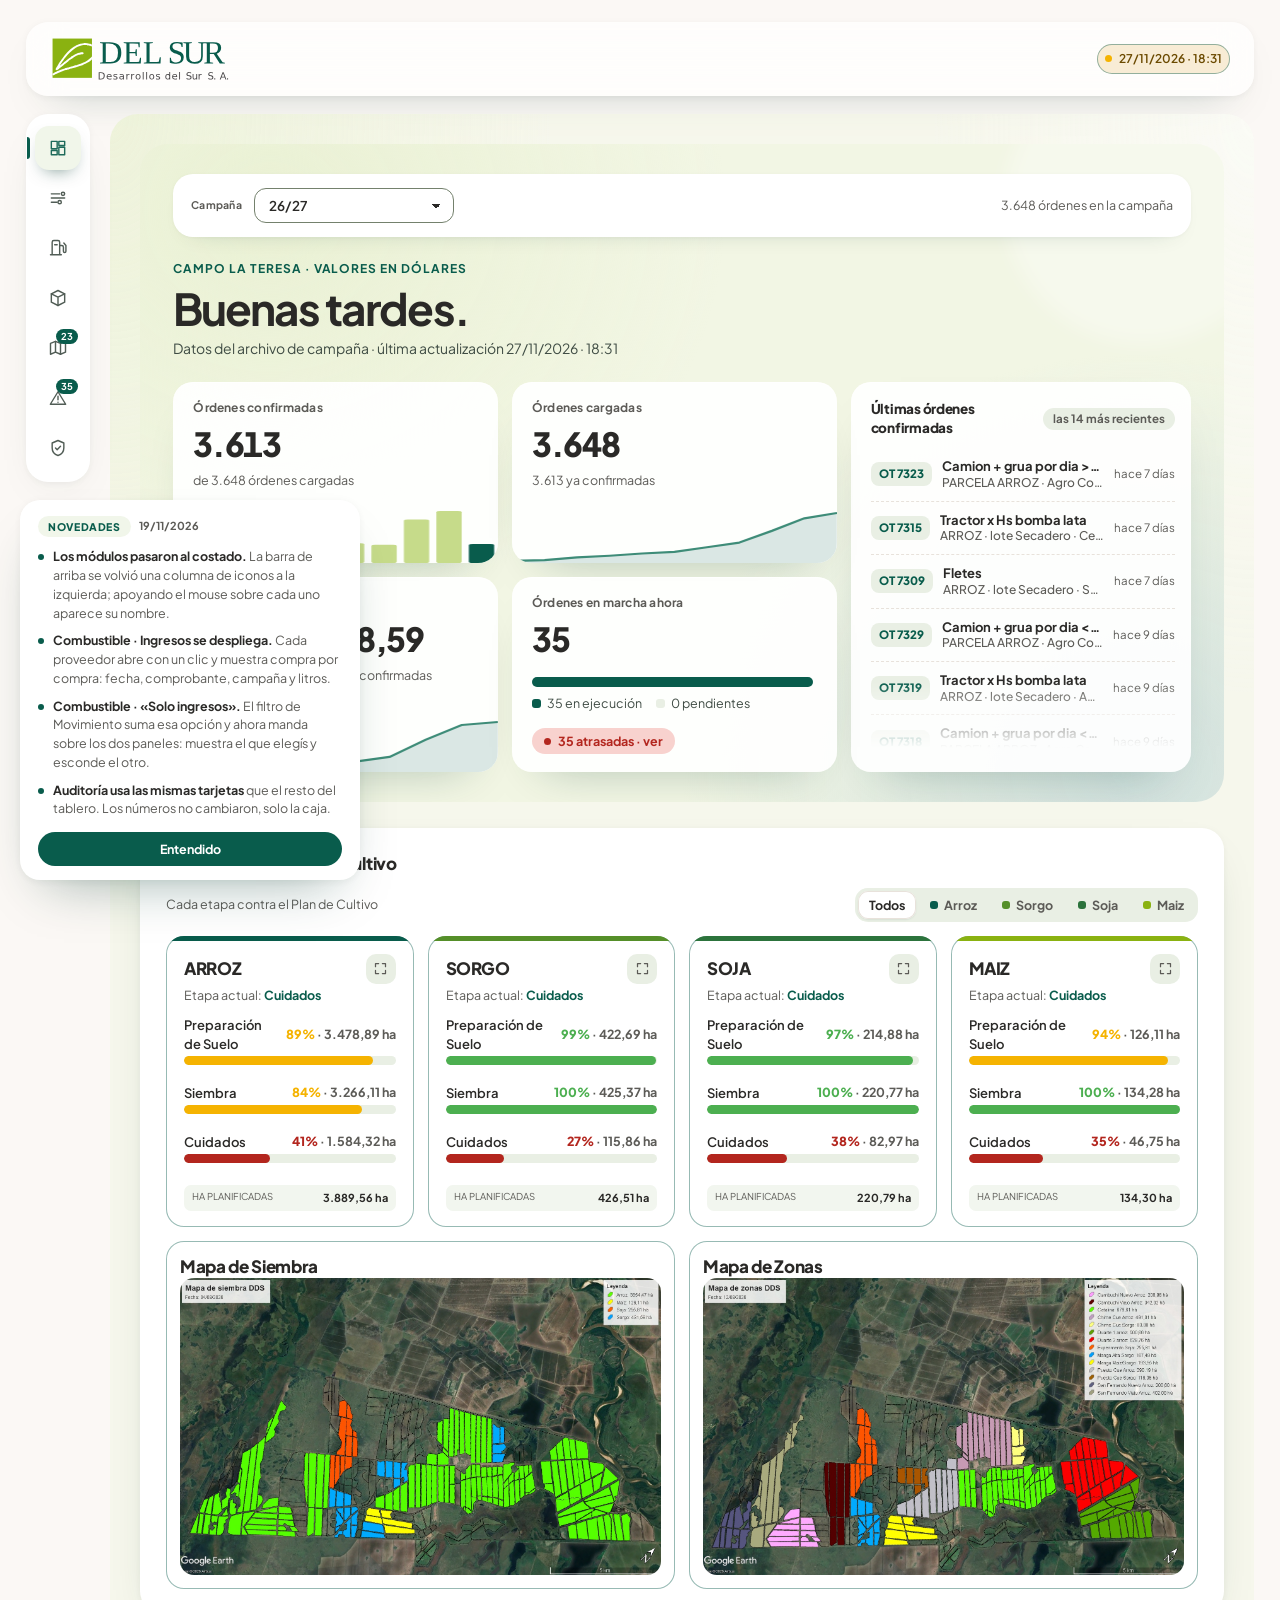
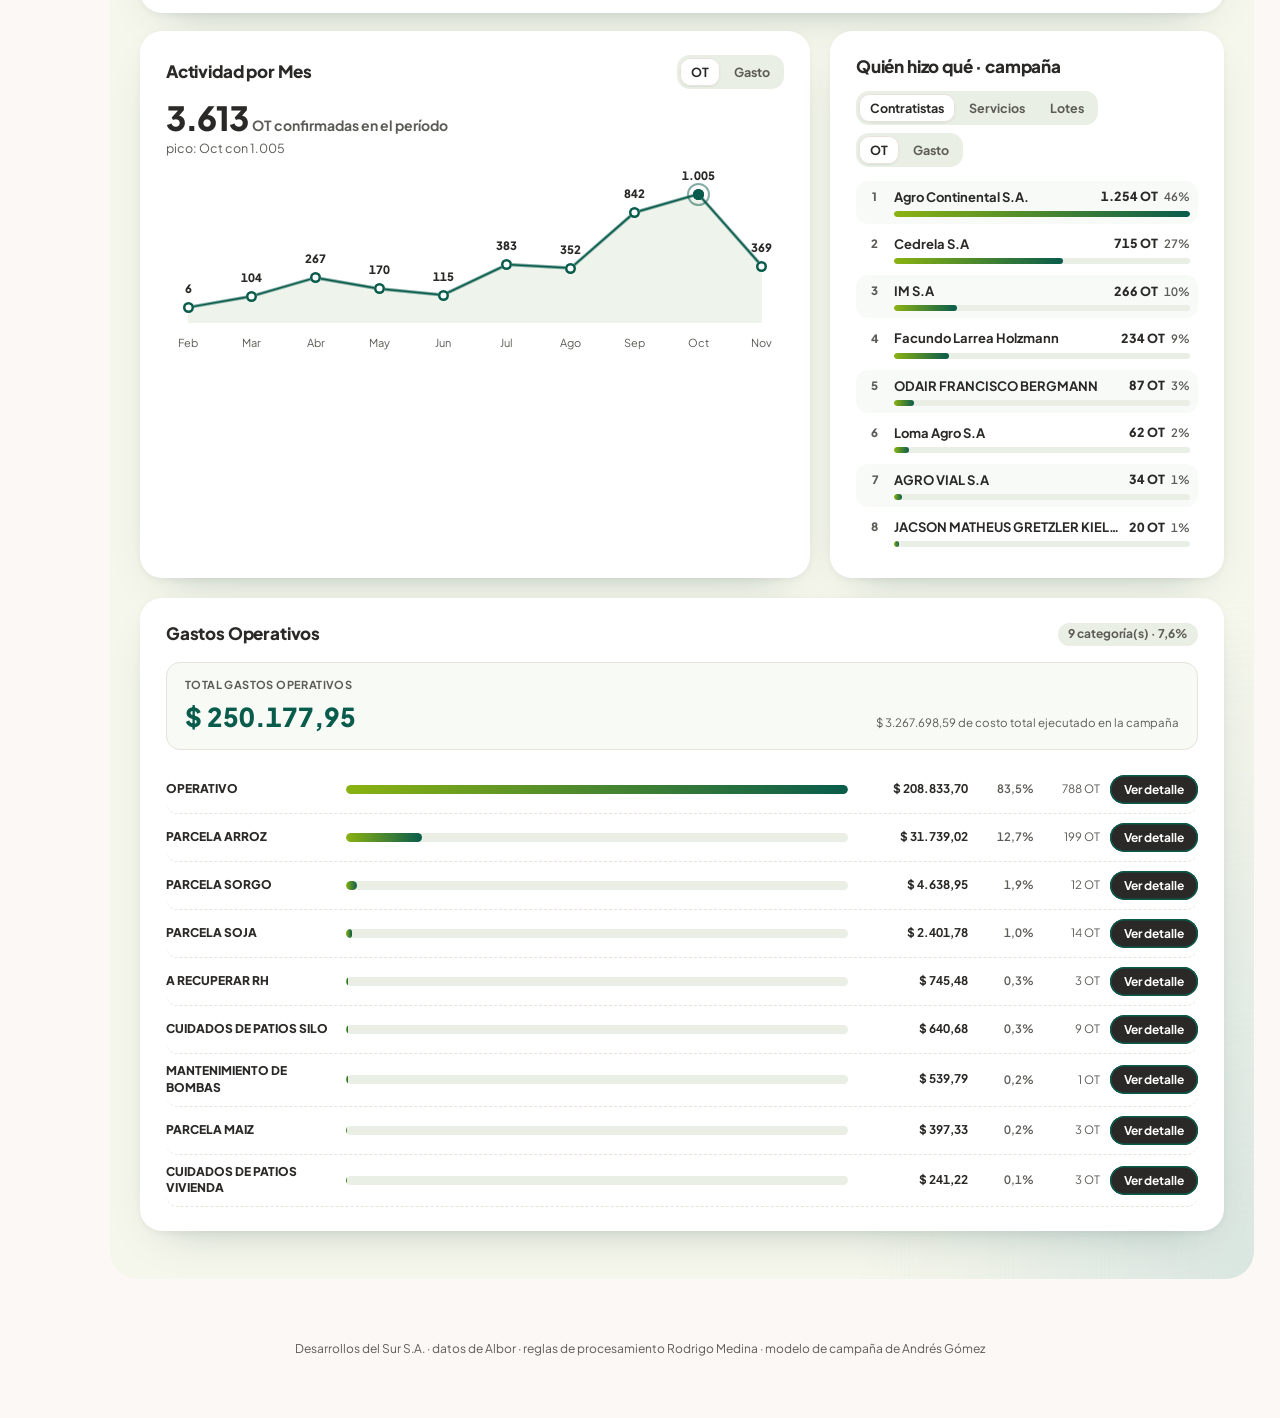
<file: index.html>
<!DOCTYPE html>
<html lang="es">
<head>
<meta charset="utf-8">
<meta name="viewport" content="width=device-width,initial-scale=1">
<title>Dashboard Campaña 26/27 · Del Sur</title>
<!-- Favicon: el isotipo vectorial de Del Sur (img/del-sur-isotipo.svg) — el cuadrado lima
     #8AB211 con la hoja en blanco, que a 16px se lee bien porque es una silueta sobre color
     pleno. Hasta el 26/10/2026 aca habia un PNG en base64 incrustado: 6.021 caracteres que
     viajaban dentro del HTML en cada carga.
     Los dos PNG son respaldo y no sobran: Safari NO soporta favicon en SVG, y
     apple-touch-icon es el icono que usa iOS al agregar la pagina a la pantalla de inicio.
     Los tres archivos ya estaban en el repo desde el 20/10, sin enlazar. -->
<link rel="icon" type="image/svg+xml" href="img/del-sur-isotipo.svg">
<link rel="icon" type="image/png" sizes="32x32" href="img/favicon-32.png">
<link rel="apple-touch-icon" href="img/apple-touch-icon.png">
<!-- Plus Jakarta Sans: la tipografia del Portal del Sur. Es el cambio de mayor impacto visual de
     todo el redisenio — mas que cualquier regla de layout. Se pide a Google Fonts igual que el
     Portal; si algun dia molesta la dependencia externa, se autoaloja y solo cambia este link.
     display=swap para que el tablero se lea con la tipografia del sistema mientras baja. -->
<link rel="preconnect" href="https://fonts.googleapis.com">
<link rel="preconnect" href="https://fonts.gstatic.com" crossorigin>
<link rel="stylesheet" href="https://fonts.googleapis.com/css2?family=Plus+Jakarta+Sans:wght@400;500;600;700;800&display=swap">
<link rel="stylesheet" href="css/base.css">
<!-- Los tokens que consumen ui.css y shell.css: espaciado, escala tipografica, superficies,
     tintes, sombras y los pasteles derivados del logo. Va JUSTO despues de base.css y antes de las
     hojas de modulo. No redefine nada de base.css: las correcciones de contraste viven alla. -->
<link rel="stylesheet" href="css/tokens.css">
<link rel="stylesheet" href="css/overlay.css">
<link rel="stylesheet" href="css/header.css">
<link rel="stylesheet" href="css/tabs.css">
<link rel="stylesheet" href="css/panel.css">
<link rel="stylesheet" href="css/kpis.css">
<link rel="stylesheet" href="css/cultivos.css">
<link rel="stylesheet" href="css/avance.css">
<link rel="stylesheet" href="css/problemas.css">
<link rel="stylesheet" href="css/resumen.css">
<link rel="stylesheet" href="css/mapa.css">
<link rel="stylesheet" href="css/tables.css">
<link rel="stylesheet" href="css/gastos.css">
<link rel="stylesheet" href="css/alertas.css">
<link rel="stylesheet" href="css/auditoria.css">
<link rel="stylesheet" href="css/footer.css">
<!-- Las dos capas del redisenio, en ESTE orden. ui.css va despues de las hojas de modulo porque
     son refinamientos que tienen que ganarles sin subir especificidad; shell.css va ULTIMA porque
     es la capa que define el resultado final (lo dice su propio encabezado). Invertirlas cambia
     que regla gana en el encabezado, en las tablas y en los KPI. -->
<link rel="stylesheet" href="css/ui.css">
<link rel="stylesheet" href="css/shell.css">
<!-- Capa de estructura y piel tomada de Horizon UI (el diseño de LECTOR-FACTURAS, 19/11/2026):
     barra lateral de módulos, isla de contenido y los refinamientos de superficie. Va DESPUES de
     shell.css porque la corrige, y ANTES de reporte.css, que tiene que seguir ganando en papel.
     Es una sola hoja aditiva: quitando este link el tablero vuelve exactamente a como estaba. -->
<link rel="stylesheet" href="css/horizon.css">
<!-- Ultima a proposito: la hoja de impresion necesita ganarle a las de modulo y al vestido por
     orden de carga, sin subir especificidad. Ver css/reporte.css. -->
<link rel="stylesheet" href="css/reporte.css">
</head>
<body>

<div id="overlay"><div class="box">
  <div class="spin"></div>
  <h2 id="ov-title">Cargando datos de campaña…</h2>
  <p id="ov-msg">Descargando y procesando la información desde el repositorio remoto.</p>
  <button class="retry" id="ov-retry">Reintentar</button>
</div></div>

<div class="wrap" id="app">
  <header class="top">
    <div class="brand">
      <!-- El logotipo es img/brand/del-sur-logo.svg, el VECTORIAL. Hasta el 23/10/2026 se cargaba
           img/logo_del_sur.svg, que pese a la extension no era vectorial: eran 2.061.979 bytes de
           PNG en base64 metidos dentro de un <svg>, sin un solo valor de color en el archivo. El
           vectorial pesa 15.137 bytes —136 veces menos, y se descarga en cada carga de pagina— y
           trae los colores reales de la marca (#8AB211 el lima de la hoja, #095C4C el petroleo del
           texto, #494748 el gris y el blanco). Es ademas la fuente de la paleta: la correccion de
           --teal en base.css sale de este archivo.
           Se usa el de img/brand/, que es el que se mantiene: el 19/10 se le saco la bajada
           ("PRODUCCION AGRICOLA - GANADERA") y el viewBox paso de 281x87 a 281x72. El de la raiz,
           img/del-sur-logo.svg, quedo con la version vieja y ya no se carga.
           Ojo: las proporciones no son iguales a las del PNG anterior (4,47 contra 3,90), asi que
           a la misma altura de 56px el logotipo se ve algo mas angosto. -->
      <div class="logo-box"><img src="img/brand/del-sur-logo.svg" alt="Desarrollos del Sur S.A."></div>
      <!-- El 26/10/2026 se saco de aca el titulo "Seguimiento de Campana 26/27" y la barra paso a
           tener la estructura de Airo: marca | botones | derecha, sin titulo de pagina (ver
           shell.html:100-130 del Portal). El titular seguia ocupando el centro de la barra, que es
           justo el lugar donde Airo pone los modulos.
           El titulo NO se borro, se volvio invisible-pero-legible: sigue siendo el unico <h1> del
           documento y es lo primero que anuncia un lector de pantalla al entrar. Sacarlo del todo
           dejaba la pagina sin encabezado de primer nivel.
           La bajada se queda: pasa a ser la segunda linea de la marca, que es el mismo lugar que
           ocupa "Desarrollos del Sur" bajo el logotipo de Airo. -->
      <div class="b-txt"><h1 class="solo-lectores">Seguimiento de Campaña 26/27</h1>
        <!-- La moneda se declara aca, una sola vez para todo el tablero: cada monto lleva un "$"
             corto y ninguna columna repite "US$" en su encabezado. Antes el simbolo largo iba en
             cada celda — 268 repeticiones solo en el Detalle por Servicio — para decir algo que no
             cambia en ninguna pantalla. Todas las cifras del Excel vienen en dolares. -->
        </div>
    </div>
    <div class="header-right">
      <button type="button" class="menu-toggle" id="menu-toggle" aria-label="Abrir menú de módulos" aria-expanded="false" aria-controls="tabs-nav">
        <span class="menu-toggle-bars" aria-hidden="true"><span></span><span></span><span></span></span>
      </button>
      <div class="t-date" id="t-date">—</div>
    </div>
  </header>

  <div class="menu-backdrop" id="menu-backdrop" hidden></div>

  <div class="shell">
    <!-- Los modulos pasaron de una barra horizontal dentro del encabezado a una COLUMNA lateral,
         siguiendo la estructura de Horizon UI (19/11/2026, pedido del usuario): barra superior
         fina con la marca, navegacion fija a la izquierda y el contenido en una isla a la
         derecha. El marcado de los botones no cambio de orden ni de cantidad —events.js indexa
         las .tab contra las .page por posicion— y conserva data-mod y los dos .badge con su id.
         Lo unico que se agrego a cada boton es su icono y el <span> del rotulo, para que la
         columna pueda encogerse a solo iconos en pantallas chicas sin tocar el script. -->
    <nav class="tabs" id="tabs-nav" aria-label="Módulos del tablero">
      <p class="tabs-rotulo">Módulos</p>
      <button class="tab active" data-mod="resumen" aria-label="Resumen Ejecutivo" data-tooltip="Resumen Ejecutivo"><svg class="tab-ico" viewBox="0 0 24 24" fill="none" stroke="currentColor" stroke-width="1.7" stroke-linecap="round" stroke-linejoin="round" aria-hidden="true"><path d="M4 13h7V4H4v9Zm0 7h7v-5H4v5Zm9 0h7v-9h-7v9Zm0-16v5h7V4h-7Z"/></svg><span class="tab-lbl">Resumen Ejecutivo</span></button>
      <button class="tab" data-mod="servicios" aria-label="Servicios" data-tooltip="Servicios"><svg class="tab-ico" viewBox="0 0 24 24" fill="none" stroke="currentColor" stroke-width="1.7" stroke-linecap="round" stroke-linejoin="round" aria-hidden="true"><path d="M4 7h10M4 12h16M4 17h7"/><circle cx="18" cy="7" r="2"/><circle cx="14" cy="17" r="2"/></svg><span class="tab-lbl">Servicios</span></button>
      <button class="tab" data-mod="combustible" aria-label="Combustible" data-tooltip="Combustible"><svg class="tab-ico" viewBox="0 0 24 24" fill="none" stroke="currentColor" stroke-width="1.7" stroke-linecap="round" stroke-linejoin="round" aria-hidden="true"><path d="M5 20V5a2 2 0 0 1 2-2h5a2 2 0 0 1 2 2v15M3 20h13M8 8h3"/><path d="M14 9h2.5a2 2 0 0 1 2 2v5a1.5 1.5 0 0 0 3 0V9l-2.5-3"/></svg><span class="tab-lbl">Combustible</span></button>
      <button class="tab" data-mod="insumos" aria-label="Insumos" data-tooltip="Insumos"><svg class="tab-ico" viewBox="0 0 24 24" fill="none" stroke="currentColor" stroke-width="1.7" stroke-linecap="round" stroke-linejoin="round" aria-hidden="true"><path d="M12 3 4 7v10l8 4 8-4V7l-8-4Z"/><path d="m4 7 8 4 8-4M12 11v10"/></svg><span class="tab-lbl">Insumos</span></button>
      <button class="tab" data-mod="hectareas" aria-label="Control de Hectáreas" data-tooltip="Control de Hectáreas"><svg class="tab-ico" viewBox="0 0 24 24" fill="none" stroke="currentColor" stroke-width="1.7" stroke-linecap="round" stroke-linejoin="round" aria-hidden="true"><path d="m9 4 6 2.5L21 4v13l-6 2.5L9 17l-6 2.5V6.5L9 4Z"/><path d="M9 4v13M15 6.5v13"/></svg><span class="tab-lbl">Control de Hectáreas</span><span class="badge" id="b-exc">0</span></button>
      <button class="tab" data-mod="alertas" aria-label="Alertas Operativas" data-tooltip="Alertas Operativas"><svg class="tab-ico" viewBox="0 0 24 24" fill="none" stroke="currentColor" stroke-width="1.7" stroke-linecap="round" stroke-linejoin="round" aria-hidden="true"><path d="M12 4.5 2.8 19.5h18.4L12 4.5Z"/><path d="M12 10v4M12 17h.01"/></svg><span class="tab-lbl">Alertas Operativas</span><span class="badge" id="b-al">0</span></button>
      <button class="tab" data-mod="auditoria" aria-label="Auditoría" data-tooltip="Auditoría"><svg class="tab-ico" viewBox="0 0 24 24" fill="none" stroke="currentColor" stroke-width="1.7" stroke-linecap="round" stroke-linejoin="round" aria-hidden="true"><path d="M12 3 5 6v6c0 4.2 2.9 7.8 7 9 4.1-1.2 7-4.8 7-9V6l-7-3Z"/><path d="m9 12 2 2 4-4"/></svg><span class="tab-lbl">Auditoría</span></button>
    </nav>

    <main class="isla">
  <!-- TAB 1: Resumen Ejecutivo -->
  <section class="page active">

    <!-- Filtro de Campaña del Resumen Ejecutivo. Es EXCLUSIVO de esta pestaña y de la vista
         "Avance Detallado" que cuelga de ella (comparten el mismo estado, campaniaResumenActiva en
         render.js): cambia TODO el contexto del Resumen — KPIs, costos, etapas por cultivo, gastos
         operativos y posibles problemas — eligiendo un paquete ya calculado de D.resumen_campanias.
         NO es un filtro global: Servicios (que tiene el suyo propio), Combustible, Insumos, Control
         de Hectáreas, Alertas Operativas y Auditoría no reaccionan a este selector. Arranca siempre
         en la campaña vigente, nunca recuerda la última elección.
         No lleva .fnote: su texto cambiaría de largo con cada campaña y reacomodaría el select en
         cada cambio (ver CLAUDE.md). El contexto de la campaña va en el pie de los KPIs. -->
    <!-- La portada del Resumen tiene la forma del hero de Airo (#mg-hero, shell.html:139-170):
         primero la fila de filtros, despues el encabezado grande — versalitas, saludo y linea de
         frescura — y abajo las cifras.
         Dos piezas de Airo NO estan, porque copiarlas seria inventar datos:
         - el nombre en el saludo ("Buenas tardes, Andres."): aca no hay sesion ni usuario. Queda
           el saludo a secas, que es lo que el propio Airo hace en su otra vista (minga.js:932).
         - la cadena "Albor -> n8n -> Airo": este tablero lee un .xlsx exportado, no Albor en vivo.
           Dibujar ese flujo mostraria una tuberia que no existe. -->
    <section class="hero">
      <div class="gfilter">
        <label for="rescampania">Campaña</label>
        <select id="rescampania"></select>
        <!-- Airo cierra su fila de filtros con el total a la derecha ("2.940 ordenes"). -->
        <p class="gfilter-cuenta" id="res-cuenta"></p>
      </div>

      <div class="hero-cab">
        <div>
          <p class="eyebrow" id="hero-eyebrow">Campo La Teresa · Valores en Dólares</p>
          <h2 id="hero-hola">Hola.</h2>
          <p class="hero-sub" id="hero-sub"></p>
        </div>
      </div>

      <!-- 1. Estado general de la campaña.
           Las tarjetas y la cinta comparten una grilla de dos columnas, como .mg-hero-cuerpo en
           Airo (minga.css:231): las cifras a la izquierda en dos columnas, la cinta de ordenes
           a la derecha en una columna fija. -->
      <div class="hero-cuerpo">
        <div class="kpis kpis-exec" id="exec-kpis"></div>
        <!-- Airo rotula su cinta "de Albor" con un punto en vivo. Acá NO: este tablero lee el
             .xlsx exportado, no Albor en tiempo real, así que decir eso seria mentir sobre de
             donde salen los datos. En su lugar va cuantas ordenes se estan listando. -->
        <div class="cinta-ot">
          <div class="cinta-cab"><b>Últimas órdenes confirmadas</b><span class="cinta-n" id="cinta-n"></span></div>
          <div class="cinta-lista" id="cinta-lista"></div>
        </div>
      </div>
    </section>

    <!-- 2. Detalle de Etapas por Cultivo: primer bloque analítico tras los KPIs. El Mapa de
         Siembra vive DENTRO de esta misma cuadrícula (.cults), como una tarjeta más al final —
         renderCultivoDetalle() (render.js) la agrega al innerHTML junto con las tarjetas de
         cultivo, así ocupa las columnas vacías de la última fila en vez de tener su propio panel
         aparte (ver README.md). No hay markup fijo acá para la imagen: se pierde cada vez que
         render.js reescribe #cults, por eso el listener de events.js está delegado sobre #cults
         (elemento estable), no atado directo a la imagen. -->
    <!-- La puerta de entrada a "Avance Detallado" (más abajo) ya no está acá: vive dentro de la
         tarjeta del cultivo que se pone en foco, abajo a la izquierda, y abre el desglose de ESE
         cultivo. Un acceso general no tenía a qué cultivo llevar — abría al último mirado — y esa
         vista es siempre de un cultivo. La arma renderCultivoDetalle() en js/render.js. -->
    <div class="panel"><h3>Detalle de Etapas por Cultivo</h3>
      <!-- Cabecera al modo de Airo (.mg-hero-avance-cab, shell.html:182): de un lado qué se está
           mirando, del otro las píldoras para mirar un cultivo solo. Las píldoras las llena
           renderCultivoDetalle(), que es quien sabe qué cultivos tiene la campaña elegida. -->
      <div class="cults-cab">
        <p class="cults-sub">Cada etapa contra el Plan de Cultivo</p>
        <div class="segbtns" id="cult-foco" role="group" aria-label="Ver avance de"></div>
      </div>
      <div class="cults" id="cults"></div></div>

    <!-- 3. Ejecución operacional.
         "Estado de las Órdenes de Trabajo" se retiró: sus tres cifras ya están arriba, en las
         tarjetas de portada — confirmadas en la suya, y En Ejecución + Pendientes en "Órdenes en
         marcha ahora", con su barra de dos tramos. Era el mismo dato dos veces.
         La actividad queda sola, a todo el ancho, así que ya no necesita el envoltorio de dos
         columnas. -->
    <!-- Los dos van lado a lado, como .mg-extra2 en Airo (minga.css:1188): la actividad
         ocupa 1,7 partes y el ranking 1. Debajo de 1100px se apilan. -->
    <div class="resumen-par">
    <div class="panel"><h3>Actividad por Mes
      <!-- Qué medir, con el mismo grupo segmentado que las píldoras de cultivo. Los botones los
           pinta renderActividadMensual() para que el elegido salga marcado sin duplicar el
           estado entre el HTML y el JS. -->
      <div class="segbtns" id="act-medir" role="group" aria-label="Qué medir"></div></h3>
      <!-- La cifra grande del período y el pico, como en la cabecera de .mg-act de Airo: antes
           esa misma información iba en una nota chica debajo del gráfico. -->
      <div class="lchart-cab" id="act-cab"></div>
      <div id="resumen-actividad-mensual"></div></div>

    <!-- "Quién hizo qué": el mismo trabajo confirmado, agrupado por contratista, por servicio o
         por lote (.mg-rank en Airo). Los dos grupos de botones los pinta renderRanking(). -->
    <div class="panel"><h3>Quién hizo qué · campaña</h3>
      <!-- Los dos grupos van juntos debajo del título y alineados a la izquierda, como
           .mg-rank-cab en Airo (minga.css:993). Con el primero empujado al extremo derecho del
           título y el segundo pegado a la izquierda, los dos escalones no se leían como dos
           decisiones de la misma lista. -->
      <div class="rank-cab">
        <div class="segbtns" id="rank-dim" role="group" aria-label="Agrupar por"></div>
        <div class="segbtns segbtns-chico" id="rank-med" role="group" aria-label="Medir por"></div>
      </div>
      <div class="rank-lista" id="rank-lista"></div>
    </div>
    </div>

    <!-- 4. Gastos Operativos: MISMA posición/estilo de tarjeta que el viejo panel "Distribución
         del Gasto: Áreas No Agrícolas" que reemplaza (mismo wrapper .panel, mismo lugar del
         módulo) — desglose de gastos operativos (Actividades no agrícolas de OPERATIVAS,
         config.js) por categoría, con detalle expandible por Servicio/Contratista.
         "opex-panel" es una clase adicional (no reemplaza a .panel) solo para separarla del
         bloque de arriba (Estado de OT + Actividad Mensual) sin afectar el margen del resto de
         los .panel del dashboard — ver resumen.css. -->
    <div class="panel opex-panel"><h3>Gastos Operativos <span id="opex-sub"></span></h3>
      <div class="opex-total" id="opex-total"></div>
      <div id="opex-rows"></div>
    </div>

    <!-- "Posibles Problemas en la Campaña" se retiró del tablero a pedido. El modelo las sigue
         calculando (resumen.problemas, js/data/resumen.js): no se borró ninguna regla, solo dejó
         de mostrarse. -->
  </section>

  <!-- TAB 2 -->
  <section class="page">
    <!-- Filtros de Servicios. "Campaña" es EXCLUSIVO de este módulo: cambia sobre qué campaña de
         consultasOT se calcula toda la pestaña (opciones dinámicas, ver renderAll en render.js) y
         no afecta a ningún otro módulo. Se combina con Mes y con los filtros de Detalle por Servicio. -->
    <div class="gfilter"><label for="gcampania">Campaña</label>
      <select id="gcampania"></select>
      <label for="gmes">Mes</label>
      <select id="gmes"><option value="ALL">Toda la Campaña</option></select>
      <!-- Cultivo tiene el MISMO alcance que Mes: no esconde filas ya calculadas, vuelve a sumar
           cada grupo sobre las OT de ese cultivo (ver filtrarServiciosPorCultivo en
           js/data/servicios.js), asi que KPIs, acumulado, Detalle por Servicio y Gasoil por Área
           quedan todos expresados sobre Campaña + Mes + Cultivo. Opciones dinamicas por campaña,
           con ARROZ/SOJA/SORGO/MAIZ primero. -->
      <label for="gcultivo">Cultivo</label>
      <select id="gcultivo"><option value="ALL">Todos</option></select>
      <!-- Lote: mismo alcance que Cultivo (vuelve a sumar los grupos, ver filtrarServiciosPorLote en
           js/data/servicios.js). Es DEPENDIENTE del Cultivo: elegir uno acota la lista a sus lotes;
           con Cultivo en "Todos" se ven todos. Ver poblarLotesServicios en render.js. -->
      <label for="glote">Lote</label>
      <select id="glote"><option value="ALL">Todos</option></select>
      <span class="fnote" id="gnote"></span></div>
    <div class="gkpis" id="gkpis"></div>
    <div class="panel hero-panel"><h3>Detalle por Servicio <span id="gld-sub"></span></h3>
      <div class="scontr">
        <label for="glabor">Servicio</label>
        <select id="glabor"><option value="ALL">Todos los servicios</option></select>
        <label for="gestadio">Estadio</label>
        <select id="gestadio"><option value="ALL">Todos los estadios</option></select>
        <label for="gcontratista">Contratista</label>
        <select id="gcontratista"><option value="ALL">Todos</option></select>
      </div>
      <div class="scroll scroll-tall"><table class="ldt"><thead><tr>
        <!-- "Trabajo Ejecutado" unifica las viejas columnas "Ha Ejec." y "Horas Ejec.": cada fila
             muestra la cantidad con SU unidad (ha / hrs / kg), nunca convertida a otra — ver
             renderLaborDetalle (render.js). -->
        <!-- La columna "OT Conf." lleva el caret ▸/▾: cada fila se despliega y muestra las OT
             individuales que la componen (OT · Fecha · Cultivo · Lote · Trabajo Ejecutado · Costo
             Total), sin columna extra de "Ver detalle" — ver renderLaborDetalle (render.js). -->
        <!-- Dos columnas de plata, y la diferencia entre ellas son los insumos:
             · "Costo Servicio" = labor propia + labor de terceros. Es lo que costo el SERVICIO.
             · "Costo Total"    = eso mas los insumos que la OT consumio.
             Van pegadas a proposito: leerlas juntas es lo que distingue un servicio caro de uno
             barato que aplico mucho producto. En Siembra la fila dice US$ 170.203,55 de servicio
             contra US$ 759.134,00 de total — el resto es semilla y tratamiento.
             Las columnas "Labor Tercero" e "Insumos" siguen sin estar (se quitaron a pedido del
             usuario el 24/09/2026): el modelo calcula las tres partes (l.prop/l.terc/l.ins), pero
             la tabla no desglosa la labor en propia/tercero ni muestra el insumo suelto.
             "Costo Servicio" reemplazo al panel aparte de Costo de Servicios (sin insumos), que
             duplicaba esta misma tabla mas abajo (13/10/2026, decision del usuario). -->
        <th>Servicio</th><th>Estadio</th><th class="tr">OT Conf.</th><th class="tr">Trabajo Ejecutado</th>
        <th>Contratista</th><th class="tr">Costo Servicio</th><th class="tr">Costo Total</th></tr></thead><tbody id="gld"></tbody></table></div></div>
    <!-- Sin KPI de litros arriba de la tabla: el mismo numero esta ahora en la fila de Total, al
         pie, que es donde se lee junto con las OT y el costo que lo acompanan. -->
    <div class="panel sub"><h3>Consumo de Gasoil por Área</h3>
      <!-- Igual que el Detalle por Servicio: la columna "OT" lleva el caret ▸/▾ y cada área se
           despliega con las OT que la componen, con las MISMAS columnas de aquel desplegable
           (OT · Fecha · Cultivo · Lote · L. Consumidos · Costo Total · Observaciones) — ver
           renderGasoil/svDetalleGasoil en js/render.js. -->
      <!-- Las mismas columnas del Detalle por Servicio, con "L. Consumidos" donde aquel pone
           "Trabajo Ejecutado" y sin su "Costo Servicio": en estas OT no hay labor que separar del
           total, el costo es todo combustible. Servicio y Contratista van VACIAS: asi vienen en las lineas del
           Excel para estas OT —no traen linea de categoria Servicio y el campo contratista esta
           en blanco—, y se muestran tal cual en lugar de inventarles un valor. El area es el
           estadio de la OT, por eso ocupa esa columna. La barra de Participacion y la columna %
           se quitaron a pedido del usuario. -->
      <div class="scroll"><table><thead><tr><th>Servicio</th><th>Estadio</th><th class="tr">OT Conf.</th><th class="tr">L. Consumidos</th><th>Contratista</th><th class="tr">Costo Total</th></tr></thead><tbody id="gasbody"></tbody></table></div></div>
    <!-- Trabajos que la campania hizo PARA un tercero. El dato sale de la observacion de la OT,
         que es el unico lugar donde consta: el contratista dice quien ejecuto, no para quien. Va
         debajo del gasoil porque la mayoria son traslados y logistica, el mismo tipo de trabajo. -->
    <div class="panel sub"><h3>Trabajos para Terceros <span id="terc-sub"></span></h3>
      <!-- Mes propio: el de la barra de arriba NO se aplica a este panel, para que los dos no se
           crucen y dejen la tabla vacia sin que se entienda cual de los dos la vacio. Campania y
           Cultivo si siguen valiendo, porque definen el conjunto de OT. -->
      <div class="scontr">
        <label for="tercmes">Mes</label>
        <select id="tercmes"><option value="ALL">Toda la Campaña</option></select>
        <label for="terctercero">Tercero</label>
        <select id="terctercero"><option value="ALL">Todos</option></select>
      </div>
      <div class="scroll"><table><thead><tr><th>Tercero / OT</th><th>Fecha</th><th>Trabajo</th><th class="tr">Horas</th><th class="tr">Costo</th></tr></thead><tbody id="tercbody"></tbody></table></div></div>
  </section>

  <!-- TAB 3: Combustible -->
  <section class="page" id="pg-combustible">
    <div class="gfilter">
      <label for="cmes">Mes</label>
      <select id="cmes"><option value="ALL">Toda la Campaña</option></select>
      <label for="cterc">Tercero</label>
      <select id="cterc"><option value="ALL">Todos</option></select>
      <!-- Máquina: sale de la observación de la OT (ver COMBUSTIBLE_MAQUINAS en js/config.js, que
           reúne todas las variantes de escritura de cada equipo). Solo los movimientos con OT
           vinculada tienen observación, así que elegir una máquina deja fuera del resultado a los
           niveles "Solo contratista" y "OT no disponible" — es esperado, no un filtro roto. -->
      <label for="cmaq">Máquina</label>
      <select id="cmaq"><option value="ALL">Todas</option></select>
      <!-- Movimiento: separa el consumo real de los préstamos de combustible y sus devoluciones,
           que viajan en la misma hoja pero no son consumo (ver clasificarPrestamoCombustible en
           js/data/combustible.js). Los préstamos no tienen tercero ni máquina, así que elegir uno
           de esos filtros los deja fuera. -->
      <label for="ctipo">Movimiento</label>
      <select id="ctipo">
        <option value="ALL">Todos</option>
        <option value="ingreso">Solo ingresos</option>
        <option value="consumo">Solo consumo</option>
        <option value="prestamo">Solo préstamos</option>
        <option value="devolucion">Solo devoluciones</option>
      </select>
      <button type="button" class="prob-link" id="comb-print">Imprimir reporte</button>
    </div>
    <!-- Encabezado del reporte. En pantalla no se ve: existe para el papel, donde los cuatro
         selectores de arriba salen como cajas que no dicen qué está elegido y la hoja termina
         sin decir de qué recorte de datos habla. Lo llena combArmarReporte() en js/render.js,
         que es quien sabe qué quedó seleccionado. -->
    <div class="rep-cab" id="comb-reporte">
      <h2>Reporte de Combustible</h2>
      <p class="rep-filtros" id="comb-rep-filtros"></p>
      <p class="rep-pie" id="comb-rep-pie"></p>
    </div>
    <div class="kpis" id="comb-balance"></div>
    <div class="panel sub" id="comb-panel-ing"><h3>Ingresos</h3>
      <div class="scroll"><table><thead><tr><th>Proveedor</th><th class="tr">Registros</th><th class="tr">Litros</th><th class="tr">Participación</th><th class="tr">%</th></tr></thead><tbody id="combingbody"></tbody></table></div></div>
    <!-- Consumo: la columna no es "Tercero" sino "Uso / Detalle". El texto sale de la atribución
         por niveles que resuelve js/data/combustible.js (OT vinculada -> observación de la OT;
         Solo contratista -> nombre del tercero; OT no disponible -> parcela del movimiento; Labor
         Propia), a partir del cruce consultaInsumos.referenciaOrigen = consultaOT.referencia. Todo
         se resuelve al construir el modelo, nunca al renderizar. Clic en una fila para ver sus
         movimientos; la última fila es el total de lo que se está viendo con los filtros activos.
         El orden de las filas depende del filtro de Máquina: sin filtro van por litros, de mayor a
         menor (la vista general responde "en qué se va el combustible"); con una máquina elegida van
         cronológicamente, de la más antigua a la más reciente (ahí se lee la cronología de ese
         equipo). La fecha no es una columna: se lee al desplegar la fila, junto al movimiento al
         que pertenece. -->
    <div class="panel sub" id="comb-panel-uso"><h3>Consumo <span id="comb-uso-sub"></span></h3>
      <div class="scroll"><table><thead><tr><th>Uso / Detalle</th><th class="tr">Movimientos</th><th class="tr">Consumo</th><th class="tr">Participación</th><th class="tr">%</th></tr></thead><tbody id="combbody"></tbody></table></div></div>
  </section>

  <!-- TAB 4: Insumos -->
  <section class="page">
    <div class="gfilter">
      <label for="imes">Mes</label>
      <select id="imes"><option value="ALL">Toda la Campaña</option></select>
      <label for="itipo">Tipo de Insumo</label>
      <select id="itipo"><option value="ALL">Todos</option></select>
      <label for="iinsumo">Insumo</label>
      <select id="iinsumo"><option value="ALL">Todos los Insumos</option></select>
    </div>
    <div class="kpis hidden" id="ins-stock-kpis"></div>
    <div class="kpis" id="ins-activity-kpis"></div>
    <div class="errbanner hidden" id="ins-multi-unidad-warning"></div>
    <div class="panel sub"><h3>Ingreso de Insumos <span id="ins-ingreso-sub"></span></h3>
      <div class="scroll"><table><thead><tr><th>Insumo</th><th>Proveedor</th><th class="tr" title="Cantidad de registros agrupados">Movimientos</th><th class="tr">Cantidad</th></tr></thead><tbody id="ins-ingreso"></tbody></table></div></div>
    <div class="panel sub"><h3>Consumo de Insumos <span id="ins-consumo-sub"></span></h3>
      <div class="scroll"><table><thead><tr><th>Insumo</th><th>Proveedor</th><th class="tr" title="Cantidad de registros agrupados">Movimientos</th><th class="tr">Cantidad</th></tr></thead><tbody id="ins-consumo"></tbody></table></div></div>
    <div class="panel sub" id="ins-resumen-unidades-panel"><h3>Resumen de Cantidades por Unidad de Medida</h3>
      <div class="scroll"><table><thead><tr><th class="tr" title="Cantidad de insumos distintos agrupados en esta unidad">Insumos</th><th class="tr">Stock Inicial</th><th class="tr">Ingreso</th><th class="tr">Consumo</th><th class="tr">Balance</th></tr></thead><tbody id="ins-resumen-unidades"></tbody></table></div></div>
  </section>

  <!-- TAB 5 -->
  <section class="page">
    <div class="gfilter ha-filtros">
      <!-- Cultivo va primero porque es el filtro mas grueso: acota los otros dos. Es un <select>
           comun y no un .ha-selector con buscador como Servicio y Lote — son cuatro opciones, un
           buscador ahi seria un paso de mas. Comparte el estilo igual: .gfilter los pinta juntos. -->
      <label for="ha-cultivo">Cultivo</label>
      <select id="ha-cultivo"><option value="">Todos los cultivos</option></select>
      <label id="ha-label-servicio" for="ha-toggle-servicio">Servicio</label>
      <div class="ha-selector" data-filtro="servicio">
        <!-- multiple: Servicio admite varios valores. Nace de que el informe PDF de labores
             repetidas tenia que poder listar las cuatro labores de plaina y disco juntas, y con un
             solo valor hacian falta cuatro informes. El <select> real sigue oculto y es solo el
             estado; lo que se ve y se opera es el menu de abajo. -->
        <select id="ha-servicio" multiple hidden aria-hidden="true" tabindex="-1"><option value="">Todos los servicios</option></select>
        <button type="button" class="ha-selector-toggle" id="ha-toggle-servicio" aria-haspopup="dialog" aria-expanded="false" aria-controls="ha-menu-servicio" aria-labelledby="ha-label-servicio ha-toggle-servicio">Todos los servicios</button>
        <div class="ha-selector-menu" id="ha-menu-servicio" role="dialog" aria-labelledby="ha-label-servicio" hidden>
          <input type="search" id="ha-buscar-servicio" placeholder="Buscar servicio…" aria-label="Buscar servicio" autocomplete="off" aria-controls="ha-opciones-servicio">
          <div class="ha-selector-opciones" id="ha-opciones-servicio"></div>
          <span class="ha-selector-estado" id="ha-estado-servicio" role="status"></span>
        </div>
      </div>
      <label id="ha-label-lote" for="ha-toggle-lote">Lote</label>
      <div class="ha-selector" data-filtro="lote">
        <select id="ha-lote" hidden aria-hidden="true" tabindex="-1"><option value="">Todos los lotes</option></select>
        <button type="button" class="ha-selector-toggle" id="ha-toggle-lote" aria-haspopup="dialog" aria-expanded="false" aria-controls="ha-menu-lote" aria-labelledby="ha-label-lote ha-toggle-lote">Todos los lotes</button>
        <div class="ha-selector-menu" id="ha-menu-lote" role="dialog" aria-labelledby="ha-label-lote" hidden>
          <input type="search" id="ha-buscar-lote" placeholder="Buscar lote…" aria-label="Buscar lote" autocomplete="off" aria-controls="ha-opciones-lote">
          <div class="ha-selector-opciones" id="ha-opciones-lote"></div>
          <span class="ha-selector-estado" id="ha-estado-lote" role="status"></span>
        </div>
      </div>
      <button type="button" id="ha-limpiar">Limpiar filtros</button>
      <span class="fnote" id="ha-ayuda">Buscá por palabras, sin importar acentos o mayúsculas. En Servicio podés elegir varios a la vez; el menú queda abierto hasta que lo cierres. Los filtros se combinan y actualizan las tablas y los indicadores.</span>
    </div>
    <div class="kpis" id="ha-kpis"></div>
    <div class="panel"><h3>Lotes con Exceso de Superficie · Detalle de OT y Labores <span id="exc-sub"></span></h3>
      <div class="scroll"><table><!-- Siete columnas. Las filas de detalle reutilizan la grilla con otro significado:
                 OT | Actividad | Servicio | Fecha | Estado | Ha | % Exceso — ver renderControlHectareasDatos en render.js. -->
            <thead><tr><th colspan="2">Cultivo</th><th>Lote</th><th class="tr">Ha Plan</th><th class="tr">Ha Ejec.</th><th class="tr">Dif. Ha</th><th class="tr">% Exceso</th></tr></thead><tbody id="exc"></tbody></table></div></div>
    <!-- La MISMA labor de PREPARACION DE SUELO cargada mas de una vez sobre un lote, donde la SUMA
         de esas OT pasa el plan. No lo detecta el panel de arriba: alli el lote entra con la OT mas
         grande (max), no con la suma, asi que dos pasadas de 24,22 ha sobre un lote de 24,22 dan
         exceso cero. Los Cuidados quedan fuera a proposito: repetirlos es agronomicamente normal
         (ver REPETIDAS_ESTADIOS en config.js). -->
    <div class="panel" id="panel-repetidas"><h3>Labores de Preparación Repetidas que Superan el Lote · Detalle de OT <span id="rep-sub"></span>
      <!-- Imprime SOLO este panel; de ahí se guarda como PDF desde el propio diálogo del
           navegador. Reutiliza .prob-link, el mismo botón-píldora del resto del tablero. -->
      <button type="button" class="prob-link" id="rep-pdf">Informe PDF</button></h3>
      <!-- Encabezado del informe: en pantalla no se ve, existe para el papel. Lo llena
           repArmarInforme() en js/render.js, que es quien sabe qué filtros están puestos. -->
      <div class="rep-cab" id="rep-informe">
        <h2>Labores de preparación repetidas que superan el lote</h2>
        <p class="rep-filtros" id="rep-informe-filtros"></p>
        <p class="rep-pie" id="rep-informe-pie"></p>
      </div>
      <div class="scroll"><table><thead><tr><th>Cultivo</th><th>Lote</th><th>Labor</th><th class="tr">Ha Plan</th><th class="tr">Suma OT</th><th class="tr">Dif. Ha</th><th class="tr">% Exceso</th></tr></thead><tbody id="rep"></tbody></table></div></div>
    <div class="panel"><h3>Lotes inhabilitados · Detalle de OT y Labores <span id="cancel-sub"></span></h3>
      <div class="scroll"><table><thead><tr><th>Cultivo</th><th>Lote</th></tr></thead><tbody id="cancel"></tbody></table></div></div>
    <!-- HISTORIAL de OT a las que les cambiaron la labor, acumulado durante toda la campania.
         NO se calcula en el tablero: viene resuelto en data/exceso-baseline.json (ver
         tools/baseline.mjs), porque para saberlo hay que tener abiertas las dos exportaciones y aca
         solo se ve la actual. Existe para dejar rastro de las correcciones de carga hechas en Albor,
         que si no se pierden en cuanto se pisa el archivo.
         Acumula: cada subida SUMA sus correcciones a las anteriores en vez de reemplazarlas, y cada
         fila dice con que exportacion se detecto. Antes mostraba solo la ultima subida, y entonces
         una correccion dejaba de verse a la semana siguiente: justo al reves de lo que sirve, porque
         vale como antecedente toda la campania. A diferencia de los avisos de "nuevo" de los paneles
         de arriba, que si son la foto de la ultima subida. -->
    <div class="panel"><h3>Historial de OT con la Labor Cambiada <span id="camb-sub"></span></h3>
      <div class="scroll"><table><thead><tr><th>OT</th><th>Cultivo</th><th>Lote</th><th>Decía</th><th>Dice ahora</th><th>Detectado</th></tr></thead><tbody id="camb"></tbody></table></div></div>
    <div class="panel"><h3>OT sin Correspondencia en el Plan de Cultivo <span id="sinrtk-sub"></span></h3>
      <div class="scroll"><table><thead><tr><th>OT</th><th>Cultivo</th><th>Lote</th><th>Actividad</th><th>Labor / Servicio</th><th class="tr">Ha Cargadas</th><th>Estado</th></tr></thead><tbody id="sinrtk"></tbody></table></div></div>
  </section>

  <!-- TAB 6 -->
  <section class="page">
    <div class="gfilter">
      <label for="aestado">Estado</label>
      <select id="aestado">
        <option value="ALL">Todas</option>
        <option value="Pendiente">Pendiente</option>
        <option value="En Ejecución">En Ejecución</option>
      </select>
      <span class="fnote" id="anote"></span>
      <button type="button" class="prob-link" id="al-img">Descargar imagen de atrasadas</button>
    </div>
    <div class="kpis" id="al-kpis"></div>
    <div class="panel"><h3>OT Pendientes y En Ejecución <span id="al-sub"></span></h3>
      <div class="scroll"><table><thead><tr><th>Atraso</th><th>OT</th><th>Actividad</th><th>Servicio</th><th>Lote</th><th>Cultivo</th><th>Contratista</th><th>Estado</th><th>F. Teórica</th></tr></thead><tbody id="al"></tbody></table></div></div>
  </section>

  <!-- TAB AUDITORIA: dos sub-módulos dentro de la MISMA pestaña (no son pestañas nuevas del
       dashboard). La sub-navegación usa .subtab, NO .tab: events.js indexa document.
       querySelectorAll('.tab') contra las .page para cambiar de módulo, así que un botón .tab de más
       acá desalinearía esa correspondencia. Ver auditoria.css y mostrarAuditoria() en render.js. -->
  <section class="page">
    <nav class="subtabs" id="audit-subnav">
      <button type="button" class="subtab active" data-audit="infra">Infraestructura</button>
      <button type="button" class="subtab" data-audit="insumos">Insumos por Parcela</button>
      <button type="button" class="subtab" data-audit="siembra">Siembra por Parcela</button>
    </nav>

    <!-- SUB-MODULO 1: Presupuesto de Infraestructura vs Ejecucion (sin cambios) -->
    <div class="audit-view active" id="audit-view-infra">
    <!-- Puentes por Unidad. "Confirmados" son las unidades EJECUTADAS y las únicas que entran en el
         % de avance; En Ejecución y Pendientes se muestran al lado como trabajo en curso / por
         arrancar, nunca sumadas al avance (ver puentesPorUnidad en js/data/auditoria.js). -->
    <div class="panel sub"><h3>Puentes por Unidad</h3>
      <div class="scroll"><table><thead><tr><th>Tipo</th><th class="tr">Presupuestado</th><th class="tr">Confirmados</th><th class="tr">En Ejecución</th><th class="tr">Pendientes</th><th class="tr">Costo (Confirmados)</th><th class="tr">% Avance</th></tr></thead><tbody id="audit-puentes"></tbody></table></div></div>
    <!-- Trabajo de puentes medido en HORAS (retroexcavadora de Cedrela): es apoyo a los puentes de
         labor propia, no una unidad de puente construida, y por eso vive en su propia tabla y sus
         OT no entran en el avance de arriba. Sin presupuesto de horas en el .xlsx de
         infraestructura, así que no lleva % de avance. Clic en una fila para ver sus OT. -->
    <div class="panel sub"><h3>Trabajo de Puentes Propia + Cedrela</h3>
      <div class="scroll"><table><thead><tr><th>Estado</th><th class="tr">OT</th><th class="tr">Horas</th></tr></thead><tbody id="audit-puentes-horas"></tbody></table></div></div>
    <div class="panel sub"><h3>Gastos (trabajos medidos en Horas o Litros) <span id="audit-gastos-sub"></span></h3>
      <div class="scroll"><table><thead><tr><th>Trabajo</th><th class="tr">Horas Ejecutadas</th><th class="tr">Litros</th><th class="tr">Costo (Labor+Insumo)</th><th class="tr">OT (Confirmadas)</th></tr></thead><tbody id="audit-gastos"></tbody></table></div></div>
    <div class="panel"><h3>Auditoría de Infraestructura</h3>
      <div class="scroll"><table><thead><tr><th>Especificación</th><th>Unidad Medida</th><th class="tr">Presupuestado</th><th class="tr">Horas Ejecutadas</th><th class="tr">OT Labor Propia</th><th class="tr">OT Labor Tercero</th></tr></thead><tbody id="audit-items"></tbody></table></div></div>
    <div class="panel sub"><h3>Metros Presupuestados vs. Avance Ejecutado</h3>
      <div class="scroll"><table><thead><tr><th>Ítem</th><th class="tr">Metros Presupuestados</th><th class="tr">Avance Ejecutado</th><th class="tr">% Avance</th></tr></thead><tbody id="audit-metros"></tbody></table></div></div>
    </div>

    <!-- SUB-MODULO 2: Auditoría de Insumos por Parcela. Fuente ÚNICA = la hoja consultaOT, sus
         líneas de insumo de OT confirmadas (D.insumos_parcela, ver data.js): cada línea ya trae su
         parcela completa y sus hectáreas reales en columnas propias, sin cruzar hojas.
         Reutiliza .gfilter/.kpis/.panel/.scroll/tabla del resto del dashboard. -->
    <div class="audit-view" id="audit-view-insumos">
      <div class="gfilter ip-filter">
        <label for="ipcampania">Campaña</label>
        <select id="ipcampania"></select>
        <label for="iplote">Lote</label>
        <select id="iplote"><option value="ALL">Todos</option></select>
        <label for="ipcultivo">Cultivo</label>
        <select id="ipcultivo"><option value="ALL">Todos</option></select>
        <label for="iptipo">Tipo de Insumo</label>
        <select id="iptipo"><option value="ALL">Todos</option></select>
        <label for="ipinsumo">Insumo</label>
        <select id="ipinsumo"><option value="ALL">Todos</option></select>
        <!-- Estado de receta: a diferencia de los demás, no filtra líneas de consultaOT sino el
             resultado de comparar la dosis del lote contra la receta, así que se aplica después de
             agrupar (ver ipEstadoRecetaSel en render.js) y por eso no se repuebla en cascada. -->
        <label for="ipreceta">Estado de Receta</label>
        <select id="ipreceta" onchange="cambiarFiltroInsumosParcela()">
          <option value="ALL">Todos</option>
          <option value="Sobre receta">Sobre receta</option>
          <option value="Bajo receta">Bajo receta</option>
          <option value="Dentro de tolerancia">Dentro de tolerancia</option>
          <option value="Según receta">Según receta</option>
          <option value="Sin receta">Sin receta</option>
          <option value="Unidad no comparable">Unidad no comparable</option>
        </select>
      </div>
      <div class="ip-aviso hidden" id="ip-aviso"></div>
      <div class="ip-aviso hidden" id="ip-aviso-pendientes"></div>
      <div class="panel sub"><h3>Seguimiento de Receta</h3>
        <div class="kpis" id="ip-receta"></div></div>
      <div class="panel sub"><h3>Cantidad Utilizada por Unidad de Medida</h3>
        <div class="scroll"><table><thead><tr><th>Unidad de Medida</th><th class="tr">Insumos Distintos</th><th class="tr">Cantidad Utilizada</th><th class="tr">Costo Total</th></tr></thead><tbody id="ip-unidades"></tbody></table></div></div>
      <div class="panel hero-panel"><h3>Resumen por Lote</h3>
        <div class="scroll scroll-tall"><table class="ldt"><thead><tr><th>Lote</th><th>Cultivo</th><th class="tr">Hectáreas</th><th class="tr">Aplicaciones</th><th class="tr">Insumos Distintos</th><th class="tr">Costo Total</th><th class="tr" title="Costo total de insumos del lote dividido su superficie">Costo / ha del Lote</th></tr></thead><tbody id="ip-parcelas"></tbody></table></div></div>
    </div>

    <!-- SUB-MODULO 3: Siembra por Parcela. Es una auditoría de CARGA, no un indicador: cruza las OT
         de siembra confirmadas contra el campo hectareasSembradas de consultaCultivos, que ningún
         otro archivo del dashboard lee. Sirve para saber qué corregir en Albor; no alimenta el
         avance, ni los costos, ni ningún KPI. Ver construirAuditoriaSiembra en js/data/auditoria.js. -->
    <div class="audit-view" id="audit-view-siembra">
      <!-- Acceso directo a la pantalla de Albor donde se cargan las hectáreas sembradas: es la
           acción que sigue a leer esta tabla, así que va arriba y visible, no enterrada en el
           texto del aviso. El href sale de ALBOR_CULTIVOS_URL (config.js), fuente única. -->
      <div class="sb-acciones" id="sb-acciones"></div>
      <div class="ip-aviso" id="sb-aviso"></div>
      <div class="panel sub"><h3>Resumen</h3>
        <div class="kpis" id="sb-kpis"></div></div>
      <div class="panel hero-panel"><h3>Siembra declarada en la parcela vs. OT confirmadas <span id="sb-sub"></span></h3>
        <div class="scroll scroll-tall"><table class="ldt"><thead><tr>
          <th>Lote</th><th>Cultivo</th>
          <th class="tr" title="Hectáreas de la parcela según consultaCultivos">Plan</th>
          <th class="tr" title="Suma de las hectáreas sembradas (Unidades/Dosis) de las OT de siembra confirmadas, capada al plan del lote">Sembrado (OT)</th>
          <th class="tr" title="Campo hectareasSembradas de consultaCultivos">Declarado (parcela)</th>
          <th class="tr">Diferencia</th>
          <th>Labores de siembra</th>
          <th>Diagnóstico</th>
        </tr></thead><tbody id="sb-filas"></tbody></table></div></div>
    </div>
  </section>

  <!-- VISTA DE DETALLE: Avance Detallado por Cultivo. Es una .page más (así la muestra y la oculta
       el mismo mecanismo que a los módulos), pero NO tiene botón .tab propio: se entra con "Ver
       desglose detallado" desde el Resumen Ejecutivo y se sale con "Volver al Resumen Ejecutivo".
       Va ÚLTIMA a propósito: events.js indexa las .tab contra las .page por posición, así que una
       .page intercalada correría los índices de todos los módulos que vienen después.
       Un solo Cultivo a la vez, elegido en el selector — no hay una vista por cultivo. -->
  <section class="page" id="page-avance-detallado">
    <div class="av-head">
      <button type="button" class="prob-link av-volver" id="av-volver">← Volver al Resumen Ejecutivo</button>
      <!-- Campaña comparte estado con el selector del Resumen Ejecutivo (campaniaResumenActiva):
           cambiarla acá y volver deja el Resumen en esa misma campaña, y viceversa. Cultivo es
           propio de esta vista. -->
      <div class="gfilter av-filtro">
        <label for="avcampania">Campaña</label>
        <select id="avcampania"></select>
        <label for="avcultivo">Cultivo</label>
        <select id="avcultivo"></select>
      </div>
    </div>
    <div id="av-cuerpo"></div>
  </section>

    </main>
  </div>

  <footer class="foot" id="foot"></footer>
</div>

<!-- Vista ampliada de los mapas (Resumen Ejecutivo) — oculta por defecto (.open la muestra, ver
     events.js/mapa.css). Fuera de .wrap porque es position:fixed sobre toda la pantalla, igual
     criterio que #overlay/#menu-backdrop. Es UNO solo para los dos mapas: el src y el alt se
     copian de la imagen que se tocó (abrirMapaLightbox, events.js), por eso el <img> arranca
     vacío — nunca se ve así, el contenedor está oculto hasta que se abre. -->
<div class="mapa-lightbox" id="mapa-lightbox" role="dialog" aria-modal="true" aria-label="Mapa ampliado">
  <img id="mapa-lightbox-img" alt="">
</div>

<!-- Aviso de datos nuevos. Lo muestra vigilarDatosNuevos() (js/loader.js) cuando, al volver a esta
     pestaña, el .xlsx que sirve el sitio ya no es el que está cargado en pantalla. Arranca oculto,
     aparece UNA sola vez por sesión y al hacer clic recarga la página. Va fuera de .wrap porque es
     position:fixed sobre toda la pantalla, mismo criterio que #overlay y #mapa-lightbox. -->
<button type="button" class="aviso-datos" id="aviso-datos" hidden>
  Hay datos nuevos<span class="aviso-datos-cta">Actualizar</span>
</button>

<!-- Aviso de NOVEDADES del tablero. Es otra cosa que el aviso de datos nuevos de arriba, y por eso
     son dos piezas y no una: aquel dice que cambio el ARCHIVO de datos y ofrece recargar; este
     dice que cambio el TABLERO —lo que se ve y como se usa— y solo pide un enterado.
     Lo muestra avisarNovedades() (js/ui.js) una sola vez por version: el id de la version es el
     data-version de abajo, y al cerrarlo queda guardado en localStorage. Para anunciar un cambio
     futuro se toca SOLO este bloque (la fecha del data-version y los renglones de la lista); el
     script no sabe nada del contenido y no hay que tocarlo.
     Va fuera de .wrap porque es position:fixed, mismo criterio que #overlay y #aviso-datos. -->
<aside class="novedades" id="novedades" data-version="2026-11-19" role="status" hidden>
  <p class="novedades-cab"><span class="novedades-chip">Novedades</span> 19/11/2026</p>
  <ul class="novedades-lista">
    <li><b>Los módulos pasaron al costado.</b> La barra de arriba se volvió una columna de iconos
      a la izquierda; apoyando el mouse sobre cada uno aparece su nombre.</li>
    <li><b>Combustible · Ingresos se despliega.</b> Cada proveedor abre con un clic y muestra
      compra por compra: fecha, comprobante, campaña y litros.</li>
    <li><b>Combustible · «Solo ingresos».</b> El filtro de Movimiento suma esa opción y ahora
      manda sobre los dos paneles: muestra el que elegís y esconde el otro.</li>
    <li><b>Auditoría usa las mismas tarjetas</b> que el resto del tablero. Los números no
      cambiaron, solo la caja.</li>
  </ul>
  <button type="button" class="novedades-ok" id="novedades-ok">Entendido</button>
</aside>

<script src="vendor/xlsx.full.min.js" defer></script>
<script src="js/config.js" defer></script>
<script src="js/utils.js" defer></script>
<!-- Modelo de datos por dominio (js/data/): se cargan ANTES de js/data.js, que los orquesta.
     Entre si no tienen orden obligatorio (solo definen funciones, no ejecutan nada al cargar),
     pero data.js si tiene que ir ultimo porque buildData() las invoca. -->
<script src="js/data/ordenes.js" defer></script>
<script src="js/data/cultivos.js" defer></script>
<script src="js/data/servicios.js" defer></script>
<script src="js/data/combustible.js" defer></script>
<script src="js/data/insumos.js" defer></script>
<script src="js/data/auditoria.js" defer></script>
<script src="js/data/recetas.js" defer></script>
<script src="js/data/alertas.js" defer></script>
<script src="js/data/resumen.js" defer></script>
<script src="js/data.js" defer></script>
<script src="js/render.js" defer></script>
<script src="js/events.js" defer></script>
<script src="js/loader.js" defer></script>
<!-- Capa de interfaz: encabezado que se compacta al scrollear, revelado al entrar en pantalla,
     aria-current sobre la pestania activa y los badges en cero. Nada de esto toca un dato ni es
     necesario para leer un numero. Va ultimo porque observa nodos que render.js ya creo. -->
<script src="js/ui.js" defer></script>
</body>
</html>
</file>
<file: css/base.css>
:root{
  /* colores
     EL FONDO ES CREMA (23/10/2026). El tablero pasa de "blanco sobre verde palido" a "blanco sobre
     crema", siguiendo al Portal del Sur, que es la referencia de disenio que eligio el usuario. Con
     el fondo calido, la tinta y el gris de apoyo tambien se vuelven calidos: los verdosos de antes
     (#1c2b21 y #52605A) chocaban contra el crema. Los nuevos salen de la familia del gris #494748
     del logotipo, y los dos pasan AA con margen sobre crema (13,74 y 6,42).

     El verde NO desaparece: sigue siendo el color de accion (--teal, el petroleo #095C4C del logo,
     7,50 sobre crema). Lo que cambia es que deja de ser tambien el fondo.

     Tres colores se corrigieron antes, el mismo dia, por CONTRASTE, midiendo los ratios WCAG con la
     formula de luminancia relativa, no a ojo:

       --muted  #6b7c72 -> #52605A   4,42 -> 6,60 sobre blanco (4,09 -> 6,11 sobre --bg)
       --r      #E53935 -> #B3261E   4,23 -> 6,54 sobre blanco
       --teal   #1E6B5C -> #095C4C   6,34 -> 7,93 sobre blanco

     --muted era el peor: NO llegaba a los 4,5 que pide AA contra NINGUN fondo del tablero, y es
     el gris de los encabezados de tabla, de las etiquetas de los 24 filtros, de .k-lab y del
     subtitulo del encabezado. Una sola linea arregla once pares que fallaban.

     --r importa porque es el color de .exd, la celda de exceso: el dato por el que existe la
     Auditoria de Hectareas.

     --teal ademas no era color de marca: #095C4C es el verde petroleo exacto del texto "DEL SUR"
     del logotipo (img/del-sur-logo.svg). Subir el contraste salio gratis.

     Los tres se usan tambien como FONDO con texto blanco encima (.tab.active, .pill-r, .tag,
     .badge, .prob-count, .subtab.active, .f-r, .f-gris...). Al oscurecerlos ese texto mejora, no
     empeora: verificado uno por uno. .f-y y .pill-y llevan texto oscuro, pero --y no se toco.

     --green #5AA02C -> #6E8A2E (23/10): 3,23 -> 3,93. Es el MISMO matiz lima del logo bajado a
     luminosidad de trazo. No se puso el lima literal #8AB211 a proposito: da 2,48 sobre blanco y
     --green no es relleno sino el trazo del foco de teclado (header.css:38, panel.css:22, el
     border-color de :focus de los 24 selects). Con el lima literal el foco de teclado dejaria de
     cumplir el 3:1 que pide WCAG para objetos graficos. */
  --green:#6E8A2E;
  --green-l:#8BC34A;
  --green-xl:#C5E1A5;
  --teal:#095C4C;
  --ink:#2A2927;
  --muted:#5C5B57;
  --line:#E8E2DB;
  --bg:#FBF8F5;
  --card:#fff;
  --g:#4CAF50;
  --y:#F5B301;
  --o:#F57C00;
  --r:#B3261E;

  /* tipografía */
  /* Plus Jakarta Sans, la del Portal del Sur. El fallback deja el tablero legible si Google Fonts
     no responde: nunca se queda sin tipografia. */
  --font-sans:'Plus Jakarta Sans','Segoe UI',Arial,sans-serif;

  /* radios */
  /* Radios del Portal del Sur: .panel va en 22px y .kpi en 20px. El tablero tenia 14/12/10, que
     sobre fondo crema y sin bordes se lee duro. Es, junto con la tipografia, lo que mas cambia la
     cara. --radius-input queda en 8 a proposito: un control con radio de tarjeta parece tarjeta. */
  /* Los radios son los de Airo, leidos del bloque "variables del tablero de Andres, re-tenidas"
     de minga.css (26/10/2026): ahi el Portal remapea estas mismas variables a 16/14/10. Antes
     estaban en 22/16/12, que redondeaba de mas los controles chicos.
     Ojo: las TARJETAS no usan estos tokens. Airo le da 22px a .panel y .kpi con una regla propia,
     y 28px a la pagina entera; eso vive en shell.css. */
  --radius-lg:16px;
  --radius-md:14px;
  --radius-sm:10px;
  --radius-input:8px;
  --radius-pill:20px;
  --radius-bar:5px;

  /* sombras */
  --shadow-sm:0 1px 2px rgba(0,0,0,.04);
}
*{box-sizing:border-box;margin:0;padding:0}
body{font-family:var(--font-sans);background:var(--bg);color:var(--ink);line-height:1.4;-webkit-font-smoothing:antialiased}
/* 1220px, el ancho de siempre. El 13/10/2026 se subio a 1560px porque el Detalle por Servicio,
   con siete columnas desde que se agrego Costo Servicio, no entraba; al dia siguiente se volvio
   aca al quitar dos cosas que lo ensanchaban — el "US$" repetido en cada celda y el Trabajo
   Ejecutado del Total cuando mezcla unidades, que listaba tres magnitudes seguidas. Verificado a
   1220: ni la tabla de siete columnas ni el desplegable de ocho parten una sola celda en dos
   renglones, con y sin filtros. */
/* 1320px es el ancho de Airo (--ancho:min(1320px,100vw - 2*var(--pad)) en minga.css). Los 1220
   anteriores venian de las siete columnas del Detalle por Servicio; 1320 les da MAS lugar, no
   menos, asi que el motivo de aquel limite se respeta igual. */
.wrap{max-width:1320px;margin:0 auto;padding:22px 26px 60px}
#app{display:none}
/* !important: sin esto, una regla posterior con la misma especificidad (ej. .kpis{display:grid})
   puede ganarle a .hidden en el cascade y el bloque queda visible pese a la clase. */
.hidden{display:none!important}
</file>
<file: css/tokens.css>
/* ============================================================================
   TOKENS DEL TABLERO · Desarrollos Del Sur S.A.
   ============================================================================
   Este archivo define las 55 variables que css/shell.css y css/ui.css consumen y
   que no existian en ningun :root del proyecto. Confirmado con grep contra todas
   las hojas: son exactamente 55.

   POR QUE ES BLOQUEANTE. Una declaracion con var() indefinida NO se descarta al
   parsear: gana la cascada igual y recien al computar se vuelve `unset`. Para
   padding, margin, gap, background, box-shadow y border eso es `initial`
   (0 / transparent / none); para color, font-size, letter-spacing y line-height
   es `inherit`. O sea que shell.css sin este archivo no deja el rediseno a medio
   pintar: deja `td{padding:var(--sp-3)}` en padding 0 en TODAS las celdas de
   TODAS las tablas, y `.panel{padding:var(--sp-6)}` en 0 en todos los paneles.

   ORDEN DE CARGA. Este archivo va JUSTO DESPUES de css/base.css y antes de las
   hojas de modulo. Las variables son de resolucion diferida, asi que shell.css y
   ui.css las ven aunque se carguen mucho despues.

   ESTE ARCHIVO NO REDEFINE NADA DE base.css. Las cuatro correcciones de
   contraste (--muted, --r, --teal, --green) se aplicaron en base.css mismo, que
   es donde vive la paleta del tablero. Aca solo se declaran tokens NUEVOS. Tener
   el mismo token en dos archivos es la clase de duda que despues cuesta una
   tarde.

   MODO OSCURO: ESTE ARCHIVO NO LLEVA BLOQUE :root[data-theme="dark"], Y ES A
   PROPOSITO. Hay 136 literales de color sin tokenizar repartidos en 13 de las 16
   hojas enlazadas, mas 7 en js/render.js. Definir el oscuro hoy deja 62 reglas
   ilegibles el mismo dia (filas de hover y de abierto con fondo claro literal y
   texto heredado de body, chips con el par roto, los 24 selects con fondo
   #fcfdfb literal). No agregar el bloque por inercia en la proxima fase: primero
   hay que tokenizar esos literales, una hoja por vez.

   ============================================================================
   COLORES DEL LOGO · img/brand/del-sur-logo.svg
   ============================================================================
   Verificados con grep sobre el SVG vectorial, que es el que index.html carga
   desde el 23/10/2026. Toda la paleta de abajo deriva de aca.

     #8AB211  verde lima/oliva  - la hoja del isotipo
     #095C4C  verde petroleo    - el texto "DEL SUR"
     #494748  gris             - el subtitulo "Desarrollos del Sur S. A."
     #FFFFFF  blanco            - el fondo del logo

   El 19/10 se le quito la bajada al logotipo ("PRODUCCION AGRICOLA - GANADERA")
   y con ella desaparecio el quinto color, #575354. Donde hacia falta un gris
   intermedio se deriva de #494748, no se reintroduce el viejo.

   REGLA DE USO DEL LIMA: #8AB211 da 2.48:1 contra blanco. Es color de marca, no
   de interfaz. Entra como MATIZ (diluido en los pasteles y en los tintes, y
   oscurecido en --on-tint-g y --border-g) pero NUNCA como texto ni como trazo
   fino sobre fondo claro. Esta regla es el motivo por el que --green no es el
   lima literal: ver el comentario de base.css.
   ============================================================================ */

:root{

  /* ---- MARCA: los cinco colores del logo, tal cual, sin retocar -----------
     Se declaran como tokens para que nadie los vuelva a escribir a mano y para
     que la cadena de derivacion de todo lo de abajo sea rastreable. */
  --marca-lima:#8AB211;        /* hoja del isotipo */
  --marca-petroleo:#095C4C;    /* texto "DEL SUR" */
  --marca-gris:#575354;        /* subtitulo */
  --marca-gris-osc:#494748;    /* subtitulo */
  --marca-blanco:#FFFFFF;


  /* ======================================================================
     1. ESPACIADO · escala de 4px con dos anclas duras
     ======================================================================
     Las dos anclas reproducen EXACTO los valores con los que se verifico a
     1220px que ninguna celda parte en dos renglones. Si se mueven, hay que
     repetir esa verificacion. */
  --sp-1:4px;    /* gap y padding del grupo de pildoras (.tabs, .subtabs),
                    margin-top de la cifra de KPI, .top.scrolled comprimido */
  --sp-2:7px;    /* ANCLA 1: padding vertical de th. tables.css:2 dice 7px, y
                    shell.css:230 es `th{padding:var(--sp-2) var(--sp-3)}`.
                    Vale 7 y no 8 justamente para no reabrir la verificacion.
                    Es tambien el padding vertical de .tab y .subtab. */
  --sp-3:8px;    /* ANCLA 2: padding de td. tables.css:3 dice 8px y shell.css:234
                    es `td{padding:var(--sp-3)}`. El ancho de las siete columnas
                    del Detalle por Servicio depende de este valor. */
  --sp-4:12px;   /* padding horizontal de .tab, gap de la fila de KPI (hoy 12px,
                    identico), padding de .cult-card, margin-bottom de .panel */
  --sp-5:16px;   /* padding de la tarjeta de KPI (hoy 14px 15px), padding
                    horizontal de .prob y .sop-kpi, margin-bottom de .gfilter */
  --sp-6:20px;   /* padding de .panel. panel.css:1 es 18px 20px, asi que el
                    HORIZONTAL queda identico y no se pierde ancho util; solo
                    crecen 2px arriba y abajo. Tambien sangria de td.dl (hoy 22). */
  --sp-10:40px;  /* unico salto grande: el aire sobre el pie de pagina */


  /* ======================================================================
     2. TIPOGRAFIA
     ======================================================================
     Los rungs marcados "exacto" reproducen un valor que ya esta en pantalla y
     que el usuario acepto; los demas son el escalon mas cercano. */
  --fs-3xs:9px;      /* EXACTO: chips de unidad ha/hrs/kg (gastos.css:65) y .tag
                        (tables.css). OJO: shell.css:228 tambien manda th aca, lo
                        que bajaria la cabecera de 10.5 a 9px. Ver "cambios a
                        shell.css": esa linea tiene que pasar a --fs-2xs. */
  --fs-2xs:10.5px;   /* EXACTO: cabeceras th (tables.css:2), .rc-l, .foot, .pill,
                        .k-lab */
  --fs-xs:12px;      /* texto de apoyo: .t-sub del encabezado, .t-date, .k-foot,
                        .fnote, .sop-kpi .l */
  --fs-sm:13.5px;    /* EXACTO: los 24 selects de filtro (gastos.css:7). Es el
                        token que impide que la barra de filtros salte a 16px
                        heredados y envuelva en dos renglones. Tambien .tab y
                        .subtab y las filas tr.det. */
  --fs-md:13px;      /* titulo del panel anidado (.panel.sub h3, hoy 12px) */
  --fs-lg:15.5px;       /* EXACTO: .panel h3 del Portal del Sur */      /* EXACTO para el hero: .panel.hero-panel h3 ya es 15px.
                        .panel h3 sube de 13 a 15. NO usarlo para .brand h1:
                        para eso esta --fs-brand. */
  --fs-xl:19px;      /* EXACTO: cifra de los mini-KPI de Gasoil por Area y
                        Terceros (gastos.css:85). Tambien .ph-t (hoy 17px). */
  --fs-2xl:26px;     /* EXACTO: la cifra del KPI (kpis.css:11). OJO: shell.css:175
                        se lo aplica tambien a .kpis-exec, que resumen.css:21 fija
                        en 19px a pedido del usuario. Esa linea se borra. */
  --fs-3xl:32px;     /* EXACTO: el contador de Posibles Problemas (problemas.css:3) */
  --fs-brand:21px;   /* EXTRA, fuera de las 55. EXACTO: .brand h1 (header.css:9).
                        Existe porque shell.css:79 le da --fs-lg al titulo del
                        encabezado, y subir --fs-lg a 21 agrandaria todos los
                        titulos de panel. Ver "cambios a shell.css". */

  --lh-tight:1.1;        /* interlineado de las cifras grandes: lo justo para que
                            una coma decimal o un parentesis no se recorte */
  --ls-tight:-.02em;       /* EXACTO: tracking de .brand h1 (header.css:11). Tambien
                            .panel h3, .ph-t, .p-met */
  --ls-tighter:-.035em;    /* cifras de 19px para arriba: a ese tamano los digitos
                            sueltan demasiado aire */
  --ls-caps:.4px;        /* EXACTO: tracking de las mayusculas de th y tr.dethead
                            (tables.css:2 y :7). A 10.5px el tracking ES la
                            legibilidad. */


  /* ======================================================================
     3. SUPERFICIES
     ======================================================================
     Estos tres NO se inventan: son los literales verdosos que las hojas de
     modulo ya repiten (grep: 30 apariciones). Tokenizarlos no cambia un solo
     pixel en claro y deja medio hecha la tokenizacion de las 46 reglas que
     hoy pintan un fondo claro literal sin declarar color propio. */
  --surface-1:#F8F4EF;   /* el mas tenue: filas de detalle (gastos.css:110),
                            fondo de .rc-chip, hover de .cult-card */
  --surface-2:#F3EDE6;   /* hover de fila y de pestana (tr.sv-fila:hover,
                            tr.cu-fila:hover, .tab:hover, .subtab:hover) */
  /* Riel de las barras (lo que en Airo es --suave). Va tenido al verde y no al calido de los
     --surface-*, porque las barras llevan encima relleno lima o petroleo y sobre un gris calido
     el contraste entre riel y relleno se ensucia. */
  --pista:#E9EFE4;
  --surface-3:#EDE6DD;   /* fila abierta (.open), fondo de tr.tot, fondo de la
                            barra de modulos, y pista de TODAS las barras
                            (.bar, .opex-bar-track, .sopbar, .pu-bar,
                            .estbar-track). Sin esto las pistas quedan
                            transparentes y se pierde la referencia de
                            "sobre cuanto". */

  --line-strong:#74816D; /* el gris calido #575354 del logo inclinado al oliva.
                            CORREGIDO: las tres propuestas lo dejaban entre
                            #A8B199 y #B3B6B2, o sea 1.8-2.2:1, por debajo del
                            3.0 que WCAG 1.4.11 exige a un objeto grafico.
                            Medido: 4.11 sobre tarjeta, 3.68 sobre --surface-3,
                            3.81 sobre --bg. Es el pulgar de la barra de scroll
                            de las tablas de 560px, el hover de borde de los 24
                            selects y la cinta del KPI sin estado: tiene que
                            verse sin mirarlo a proposito. */

  --ink-soft:#3F4C44;    /* tinta de apoyo entre --ink y --muted: el #494748 del
                            logo corrido hacia el petroleo. Es el color de TODAS
                            las celdas de tabla (shell.css:236 pone
                            td{color:var(--ink-soft)}), o sea el texto mas
                            repetido de la herramienta. Medido: 9.02 sobre
                            tarjeta, 8.06 sobre fila abierta, 7.27 sobre el peor
                            pastel. Cumple el objetivo de 7:1 en los 17 fondos. */


  /* ======================================================================
     4. TINTES Y SUS TEXTOS · pares verificados
     ======================================================================
     Cada tinte viene con su tinta. Los ratios estan medidos con la formula de
     luminancia relativa WCAG; el minimo para texto chico es 4.5. */
  --tint-g:#E8F3DC;        /* fondo verde de marca: .tag-nuevo (caso nuevo contra
                              exceso-baseline.json), .chip-ha, .rc-e-segun.
                              Es el literal que ya usa gastos.css:70. */
  --on-tint-g:#3A5A10;     /* 6.90 sobre --tint-g. No es inventado: es el --u-ha
                              que gastos.css:69 ya declara para la unidad
                              hectarea, o sea el lima del logo llevado a tinta. */

  --tint-y:#F8ECD5;        /* ambar: .tag-desc ("a descontar", que es accion
                              pendiente y no error), .tag-rep, .pill-y,
                              .t-date.vieja, .rc-e-sobre */
  --on-tint-y:#6B4A00;     /* 6.89 sobre --tint-y. Reemplaza el #f59e0b de
                              tables.css:21, que sobre su propio fondo da 1.93 y
                              es literalmente ilegible hoy. */

  --tint-o:#FBDEC0;        /* naranja de severidad media-alta: .pill-o. Es el
                              literal de alertas.css:6. */
  --on-tint-o:#7A3A08;     /* 6.70 sobre --tint-o. Hoy .pill-o es blanco sobre
                              naranja macizo: 2.70, no llega ni a 3. */

  --tint-r:#FBE5E3;        /* rojo de hallazgo: .tag y .pill-r. Deliberadamente
                              mas claro que el #f8d2ce de la fila al-r, para que
                              la pildora se despegue de la fila tenida. */
  --on-tint-r:#9B1C18;     /* EXTRA, fuera de las 55. 6.77 sobre --tint-r y 5.87
                              sobre la fila #f8d2ce de Alertas. Con --r ya
                              corregido mas abajo, shell.css:257 y :269 pasan
                              igual (5.42), asi que este token es el margen extra
                              para el texto de 9px, no un arreglo obligatorio. */

  --tint-r-soft:#FBF3F2;   /* EXACTO (tables.css:5): rojo apenas insinuado de las
                              filas de grupo y de tr.dethead, donde el rojo
                              significa hallazgo */
  --tint-brand-soft:#F1F6EA; /* lima del logo al ~7%: fondo de tr.neutra.grp, las
                              filas de grupo que NO son hallazgo (Trabajos para
                              Terceros). Es lo que deja que .neutra siga apagando
                              el rojo. */


  /* ======================================================================
     5. ACENTO · el petroleo del logo sin retocar
     ====================================================================== */
  --acento:#095C4C;        /* #095C4C tal cual del logo. Es EL color de accion de
                              toda la hoja: td.dl, .ip-caret abierto, badges de
                              .tab y .subtab, texto de los selects, y origen de
                              --ring, --ring-2 y del tinte de las cuatro sombras.
                              Medido: 7.93 sobre tarjeta, 7.34 sobre --bg, 7.09
                              sobre --surface-3. El color de marca cumple el
                              objetivo de 7:1 sin diluirse: esa es la premisa de
                              esta paleta y se sostiene. */
  --on-acento:#FFFFFF;     /* el blanco del logo. 7.93 sobre --acento. */
  --teal-hover:#063F34;    /* --acento un escalon mas oscuro, para el hover del
                              boton Reintentar del overlay y del aviso flotante de
                              datos nuevos. OJO: shell.css:361 y :369 ponen el
                              REPOSO de esos dos en var(--ink), que es mas oscuro
                              que este valor, asi que el boton se aclararia al
                              pasar el cursor. Ver "cambios a shell.css": el
                              reposo pasa a var(--acento) y asi el hover oscurece
                              de verdad, ademas de devolver el verde de la marca
                              a los dos elementos mas destacados del tablero. */


  /* ======================================================================
     6. PASTELES · el cielo de tres manchas y el bloque de KPI
     ======================================================================
     Aca estaba el motivo exacto de la baja del 02/10: Airo traia rosa, pistacho
     y almendra, que son del Portal del Sur y no de Del Sur. Los tres nombres de
     variable se conservan porque shell.css los busca asi (lineas 40-42, 145-147
     y 165), pero los VALORES ya no son esos. Conviene renombrarlos a
     --c-lima / --c-petroleo / --c-neutro el dia que se pueda tocar shell.css. */
  --c-rosa:#EFF2DE;    /* YA NO ES ROSA: es #8AB211 (el lima del logo) al ~10%
                          sobre blanco. Primera mancha del cielo y primer
                          degradado del bloque de KPI. */
  --c-pist:#DFEAE4;    /* es #095C4C (el petroleo del logo) al ~12%. Es la mancha
                          que ancla el cielo a la marca. Es tambien el fondo mas
                          oscuro del tablero: todos los grises de texto estan
                          verificados contra este. */
  --c-almen:#F6F1E9;   /* YA NO ES ALMENDRA: es el gris calido #575354 al ~5%.
                          Es el fondo SOLIDO del bloque de KPI. Advertencia
                          medida: la tarjeta de KPI es color-mix(card 92%) y
                          contra este fondo da 1.22:1, o sea que las cuatro
                          tarjetas blancas NO se recortan solas. Necesitan su
                          propio anillo: ver "cambios a shell.css", linea 154. */


  /* ======================================================================
     7. BORDES DE ESTADO · los chips de reconciliacion de Auditoria
     ======================================================================
     CORREGIDOS. Los valores actuales (#bcd6ae, #cfe0c4, #e0c08a) dan 1.49, 1.32
     y 1.65 contra la superficie del chip: el borde ES el estado de la
     reconciliacion y a esos valores el estado no se ve. Subidos a >=3:1.
     ADVERTENCIA HONESTA: aun corregidos, los tres se separan poco ENTRE SI
     (la luminancia disponible ya se gasto en pasar el 3:1 contra el fondo).
     Conciliado / en tolerancia / sobrepasado no pueden distinguirse SOLO por el
     anillo: .rc-chip ya trae .rc-est con texto, que ahi se apoye el estado. */
  --border-g:#5E8A3C;       /* "conciliado / segun receta". 4.06 sobre tarjeta,
                               3.85 sobre --surface-1. Es el lima del logo bajado
                               a luminosidad de borde de verdad. */
  --border-g-soft:#7F9172;  /* "dentro de tolerancia": conforme pero no exacto.
                               3.39 sobre tarjeta. */
  --border-y:#96701A;       /* "sobrepasado", y los recuadros .ip-aviso y
                               .rc-nodisp. 4.54 sobre tarjeta. */


  /* ======================================================================
     8. FOCO Y ANILLOS
     ======================================================================
     El concepto de shell.css ("anillo en vez de borde") es tecnicamente
     correcto: inset 0 0 0 1px no suma 1px a la caja ni corta el radio, y en un
     tablero de 1220px cada pixel que no se gasta en bordes queda para las
     celdas. Lo que estaba mal eran los valores. */
  --ring:0 0 0 2px var(--card), 0 0 0 4px var(--acento);
                            /* FOCO DE TECLADO de los 24 selects. CORREGIDO a un
                               anillo SOLIDO de dos capas (halo de tarjeta +
                               petroleo). Las tres propuestas usaban un rgba al
                               28-35%, que compuesto da 1.35-1.60:1 contra los
                               3.0 que exige WCAG 2.2 1.4.11 — y ui.css:75 apaga
                               el outline nativo, asi que no queda nada atras. En
                               una herramienta operativa que se tabula entre 24
                               filtros todo el dia, el foco tiene que verse.
                               Asi da 7.93:1. */
  --ring-1:inset 0 0 0 1px rgba(9,92,76,.42);
                            /* El canto de las tarjetas: .top, .tabs, .gfilter,
                               .cult-card, .t-date, .panel. Es DECORATIVO (la
                               separacion real la hace --shadow-2), por eso no se
                               le exige 3:1: compuesto da ~2.1:1, que es casi el
                               doble del --line actual (1.21) y no dibuja una
                               linea dura sobre cada caja. */
  --ring-1-fuerte:inset 0 0 0 1px rgba(9,92,76,.68);
                            /* EXTRA, fuera de las 55. Para los casos donde el
                               anillo ES la caja y no hay sombra que lo supla:
                               .rc-chip, .sop-kpi y la tarjeta de KPI sobre el
                               bloque pastel. Compuesto da ~3.6:1. Un solo token
                               para las dos cosas obligaba a elegir entre tarjetas
                               sucias y cajas invisibles. */
  --ring-2:inset 0 0 0 1.5px var(--acento);
                            /* El anillo de enfasis, en petroleo macizo: el panel
                               hero "Detalle por Servicio" (hoy 2px teal) y los
                               botones de contorno .prob-link / .opex-toggle /
                               #al-img (hoy 1.5px teal). 7.93:1. Sin esto esos
                               botones quedan como texto suelto sin forma, porque
                               shell.css les pone border:0. */


  /* ======================================================================
     9. SOMBRAS Y RADIO
     ======================================================================
     Tenidas en rgba del verde petroleo, NO en el rgba(60,30,30) marron que
     shell.css trae de Airo. Una sombra verde sobre crema se lee como sombra de
     campo; la marron ensucia. shell.css tiene seis de esas en literal, no en
     var(): hay que reemplazarlas a mano (ver "cambios a shell.css"). */
  --shadow-1:0 1px 2px rgba(9,60,50,.06);
                            /* reposo: el encabezado pegajoso sin scrollear */
  --shadow-2:0 1px 2px rgba(9,60,50,.05), 0 8px 24px -16px rgba(9,60,50,.18);
                            /* la tarjeta: .panel, .prob, .top.scrolled. Es lo
                               que separa la tarjeta blanca del fondo ahora que
                               shell.css le saca el border. */
  --shadow-3:0 2px 6px -2px rgba(9,60,50,.10), 0 16px 32px -18px rgba(9,60,50,.22);
                            /* elevacion de hover: .prob:hover */
  --shadow-4:0 6px 18px -8px rgba(9,60,50,.18), 0 24px 52px -26px rgba(9,60,50,.32);
                            /* lo unico que flota sobre todo: .aviso-datos */
  --radius-xl:28px;         /* radio del bloque pastel de KPI. Extiende un escalon
                               la familia de base.css (sm 10 / md 12 / lg 14) y no
                               los 28 que menciona el comentario de shell.css: a
                               1168px de ancho util, 28 hace que el bloque se lea
                               como burbuja. Tiene que ser visiblemente mas
                               redondo que las tarjetas de 12px que lleva adentro. */


  /* ======================================================================
     10. MOVIMIENTO
     ======================================================================
     Es una herramienta que se tiene abierta todo el dia: el movimiento tiene que
     terminar, no acompaniar. */
  --ease:cubic-bezier(.2,.6,.2,1);  /* arranca rapido y frena largo, sin rebote */
  --dur-1:90ms;    /* microinteraccion: el :active de un boton. Por debajo de
                      100ms se percibe como instantaneo. */
  --dur-2:150ms;   /* color y fondo: hover de .tab, .subtab, selects, .ip-caret.
                      Es exactamente el .15s que tabs.css:2 y auditoria.css:7 ya
                      usan, asi que lo enlazado y lo nuevo van al mismo ritmo. */
  --dur-3:240ms;   /* geometria: compresion del encabezado al scrollear y
                      revelado de bloques. Mas lento porque mueve layout. */


  /* ======================================================================
     11. ACENTOS DE SEVERIDAD DEL KPI · EXTRA, fuera de las 55
     ======================================================================
     shell.css:177-182 mueve el acento de severidad del borde izquierdo de 4px
     (resumen.css:22-26) a una cinta superior de 4px sobre el bloque pastel. El
     gesto es defendible, pero la cinta es mas chica y flota sobre color, asi que
     necesita MAS contraste que el borde que reemplaza, no menos. Medido con los
     tokens actuales sobre --c-almen: --y 1.67, --o 2.44, --g 2.51, o sea que el
     KPI ambar y el KPI sin estado se ven iguales.
     NO se corrigen --g/--y/--o en base.css porque son relleno semantico en
     quince lugares con pares de texto distintos: oscurecer --y romperia
     .p-cat.f-y (problemas.css:18), que hoy cumple con 4.96. Estos cuatro tokens
     son solo para la cinta. */
  --acc-g:#2F8A34;      /* 3.94 sobre --c-almen, 4.37 sobre tarjeta */
  --acc-y:#9A6F00;      /* 4.07 / 4.52 */
  --acc-o:#B35A00;      /* 4.32 / 4.80 */
  --acc-gris:var(--line-strong);  /* el KPI sin estado, que hoy queda sin marca
                                     porque --line-strong no existia */


  /* ======================================================================
     12. LO QUE NO ESTA ACA
     ======================================================================
     Las correcciones de contraste de --muted, --r, --teal y --green viven en
     css/base.css, con sus ratios medidos anotados al lado. No se repiten aca
     para que cada token tenga un solo lugar donde buscarlo. */

}


/* ============================================================================
   REGLAS QUE FALTAN · no son tokens, pero sin ellas la capa Airo v2 no funciona
   ============================================================================ */

/* ---- .reveal / .reveal.in: la regla NO esta aca ----
   js/ui.js le pone .reveal a los .panel, .kpis, .gkpis, .probs, .subtabs y .gfilter, y les
   agrega .in al entrar en pantalla. Hasta el 23/10/2026 no habia ninguna regla que usara esas
   clases: el revelado era codigo muerto.

   La version original de este archivo las definia aca como `.reveal{opacity:0}` encendido por
   .in, que es como suele escribirse. Se probo pestania por pestania y FALLABA: los paneles de
   una pestania que estuvo en display:none no siempre reciben .in al volverse visibles, y
   quedaban invisibles dentro del viewport — en Alertas Operativas, los tres. En una herramienta
   de trabajo el modo de fallo era un panel en blanco.

   La regla viva esta en css/ui.css y no oculta nada: el bloque esta SIEMPRE visible y .in solo
   dispara una animacion de entrada. Si el observador no llega a disparar, se ve el contenido sin
   el gesto y listo. Aca no se declara ninguna para no tener dos fuentes de verdad. */
/* OJO: la version original de este bloque era  encendido por .in, que es como
   suele escribirse. Se probo pestania por pestania y FALLABA: los paneles de una pestania que
   estuvo en display:none no siempre reciben .in al volverse visibles, y quedaban invisibles dentro
   del viewport — en Alertas Operativas, los tres. El modo de fallo era un panel en blanco.
   La regla viva esta en css/ui.css y no oculta nada: el bloque esta siempre visible y .in solo
   dispara una animacion de entrada. Aca no se declara ninguna, para no tener dos fuentes. */

/* ---- Guarda de movimiento reducido ----
   El criterio ya existe en el proyecto: css/resumen.css es la unica hoja que lo
   usa hoy. shell.css no lo sigue, y sus dos animaciones corren para siempre: el
   cielo (30s infinite alternate) y el latido del punto de la pildora de fecha
   (2s infinite). En una herramienta que se tiene abierta todo el dia eso es
   ruido permanente.
   Lleva !important y el prefijo `html` a proposito: asi esta guarda funciona sin
   importar si este archivo se carga antes o despues de shell.css. Es el unico
   !important del archivo y esta justificado por eso. */
@media (prefers-reduced-motion: reduce){
  html body::before{animation:none!important}
  html .top .t-date::before{animation:none!important}
  .reveal.in{animation:none!important}
  html .page.active{animation:none!important}
}
</file>
<file: css/overlay.css>
#overlay{position:fixed;inset:0;background:var(--bg);display:flex;align-items:center;justify-content:center;z-index:50}
#overlay .box{text-align:center;max-width:520px;padding:30px}
#overlay .spin{width:44px;height:44px;border:4px solid var(--green-xl);border-top-color:var(--teal);border-radius:50%;margin:0 auto 18px;animation:sp 1s linear infinite}
@keyframes sp{to{transform:rotate(360deg)}}
#overlay h2{color:var(--teal);font-size:18px;margin-bottom:8px}
#overlay p{color:var(--muted);font-size:13px;line-height:1.5}
#overlay.err .spin{display:none}
#overlay .retry{margin-top:16px;background:var(--teal);color:#fff;border:none;border-radius:var(--radius-sm);padding:10px 20px;font-weight:700;font-size:13px;cursor:pointer;font-family:inherit}
#ov-retry{display:none}
.errbanner{background:#fdf0ef;border:1px solid var(--r);color:#8a1f19;border-radius:var(--radius-sm);padding:10px 16px;font-size:12.5px;margin-bottom:16px}
</file>
<file: css/header.css>
/* flex-wrap:wrap — en teléfonos angostos, brand + header-right no entran en una sola fila; sin
   wrap el excedente desborda la página entera en vez de pasar a una segunda línea (igual criterio
   que .gfilter). En desktop nunca llega a activarse porque el contenido entra en una fila. */
.top{display:flex;flex-wrap:wrap;align-items:center;justify-content:space-between;background:var(--card);border-radius:18px;padding:24px 32px;box-shadow:0 2px 6px rgba(0,0,0,.06);border:1px solid var(--line);margin-bottom:20px;gap:24px}
.brand{display:flex;align-items:center;gap:22px}
.brand .logo-box{background:#fff;border-radius:var(--radius-lg);padding:6px 10px;display:flex;align-items:center;justify-content:center}
.brand img{height:56px;width:auto;display:block;image-rendering:-webkit-optimize-contrast}
.brand .b-txt{border-left:3px solid var(--green-xl);padding-left:22px}
.brand h1{font-size:21px;color:var(--teal);font-weight:800;letter-spacing:.2px}
.brand .t-sub{font-size:12.5px;color:var(--muted);margin-top:4px}
/* Grupo derecho del encabezado: botón hamburguesa (solo móvil, ver tabs.css) + fecha, alineados en
   una misma fila con una separación pequeña y consistente entre ambos. En escritorio el botón
   queda oculto (display:none) y este contenedor solo envuelve la fecha, sin cambiar su posición. */
.header-right{display:flex;align-items:center;gap:10px;flex-shrink:0}
.top .t-date{font-size:11.5px;background:var(--green-xl);color:#2e5010;padding:5px 14px;border-radius:var(--radius-pill);font-weight:700;white-space:nowrap}
/* Datos de mas de 24 h (ver renderAll en render.js): mismo ambar que el resto del panel (--y), en
   version clara de fondo para no competir con los KPI. Solo cambia el color: ni el tamano ni la
   posicion se mueven, asi el encabezado no salta cuando se enciende. */
.top .t-date.vieja{background:#fdf1cf;color:#7a5600;cursor:help}
/* Aviso flotante de datos nuevos (ver vigilarDatosNuevos en js/loader.js). Vive acá, junto a
   .t-date, porque las dos cosas informan lo mismo: si lo que se está mirando sigue vigente.
   Abajo a la derecha para no tapar ningún KPI ni el encabezado, y con z-index por debajo de
   #overlay (1000) y de #mapa-lightbox: si alguno de esos está abierto, manda el de ellos.
   [hidden] explícito porque display:flex le ganaría al hidden nativo. */
.aviso-datos{position:fixed;right:20px;bottom:20px;z-index:900;display:flex;align-items:center;gap:10px;
  background:var(--teal);color:#fff;border:0;border-radius:var(--radius-pill);padding:11px 16px;
  font-family:var(--font-sans);font-size:12.5px;font-weight:700;cursor:pointer;
  box-shadow:0 4px 14px rgba(0,0,0,.22)}
.aviso-datos[hidden]{display:none}
.aviso-datos:hover{background:#17554a}
.aviso-datos:focus-visible{outline:2px solid var(--green-l);outline-offset:2px}
.aviso-datos-cta{background:rgba(255,255,255,.18);border-radius:var(--radius-pill);padding:3px 10px;font-weight:800}
@media (max-width:560px){ .aviso-datos{left:16px;right:16px;bottom:16px;justify-content:center} }
/* Botón de menú móvil: oculto en escritorio/tablet horizontal, .tabs sigue siendo la barra visible.
   display:flex se activa en el media query de tabs.css (junto con el resto del comportamiento del
   menú), no se repite acá. */
.menu-toggle{display:none;align-items:center;justify-content:center;width:40px;height:40px;border:1.5px solid var(--line);border-radius:var(--radius-sm);background:#fff;cursor:pointer;padding:0;flex-shrink:0}
.menu-toggle:focus-visible{outline:2px solid var(--green);outline-offset:2px}
.menu-toggle-bars{display:block;width:20px;height:14px;position:relative}
.menu-toggle-bars span{position:absolute;left:0;width:100%;height:2px;border-radius:2px;background:var(--teal);transition:transform .2s ease,opacity .2s ease,top .2s ease}
.menu-toggle-bars span:nth-child(1){top:0}
.menu-toggle-bars span:nth-child(2){top:6px}
.menu-toggle-bars span:nth-child(3){top:12px}
.menu-toggle.open .menu-toggle-bars span:nth-child(1){top:6px;transform:rotate(45deg)}
.menu-toggle.open .menu-toggle-bars span:nth-child(2){opacity:0}
.menu-toggle.open .menu-toggle-bars span:nth-child(3){top:6px;transform:rotate(-45deg)}
@media(max-width:900px){
  .brand img{height:44px}
}
/* Teléfonos angostos (360-480px): el brand (logo + título) no encoge por sí solo con flex-wrap en
   .top — hay que achicar explícitamente logo, gaps y tipografía para que quepa en una fila propia
   sin desbordar el ancho de pantalla. */
@media(max-width:480px){
  .top{padding:16px 18px;gap:12px}
  .brand{gap:12px}
  .brand .logo-box{padding:4px 6px}
  .brand img{height:30px}
  .brand .b-txt{padding-left:12px}
  .brand h1{font-size:15.5px}
  .brand .t-sub{font-size:11px}
  .header-right{gap:8px}
}
</file>
<file: css/tabs.css>
.tabs{display:flex;gap:6px;margin-bottom:20px;background:var(--card);padding:6px;border-radius:var(--radius-lg);border:1px solid var(--line);box-shadow:var(--shadow-sm)}
.tab{flex:1;border:none;background:transparent;padding:13px 14px;font-family:inherit;font-size:13px;font-weight:700;color:var(--muted);border-radius:var(--radius-sm);cursor:pointer;transition:.15s;display:flex;align-items:center;justify-content:center;gap:8px}
.tab:hover{background:#f2f6ef;color:var(--ink)}
.tab.active{background:var(--teal);color:#fff}
.tab .badge{background:var(--r);color:#fff;font-size:11px;font-weight:800;padding:1px 8px;border-radius:var(--radius-pill)}
.tab.active .badge{background:#fff;color:var(--r)}
.page{display:none} .page.active{display:block;animation:fade .25s ease}
@keyframes fade{from{opacity:0;transform:translateY(4px)}to{opacity:1;transform:none}}
.menu-backdrop{display:none}
@media(max-width:900px){
  .tab{font-size:11px;padding:11px 7px}
  .menu-toggle{display:flex}
  /* .tabs pasa de barra horizontal a panel desplegable en flujo normal, justo debajo del
     encabezado (position:relative + z-index para quedar por encima del backdrop). Oculta por
     defecto; #tabs-nav.open la muestra (ver events.js). */
  .tabs{display:none;flex-direction:column;gap:2px;position:relative;z-index:46;margin-bottom:0}
  .tabs.open{display:flex;margin-bottom:20px}
  .tabs .tab{flex:none;justify-content:flex-start;padding:14px 16px;font-size:14px;text-align:left}
  .menu-backdrop:not([hidden]){display:block;position:fixed;inset:0;background:rgba(20,30,20,.45);z-index:45}
}
</file>
<file: css/panel.css>
.panel{background:var(--card);border:1px solid var(--line);border-radius:var(--radius-lg);padding:18px 20px;box-shadow:var(--shadow-sm);margin-bottom:20px}
.panel h3{font-size:13px;color:var(--ink);font-weight:700;margin-bottom:14px;display:flex;justify-content:space-between;align-items:center}
.panel h3 span{font-size:11px;color:var(--muted);font-weight:500}
.panel.hero-panel{border:2px solid var(--teal);box-shadow:0 3px 10px rgba(30,107,92,.10)}
.panel.hero-panel h3{font-size:15px}
.panel.sub h3{font-size:12px}
.c-g{color:var(--g)} .c-y{color:var(--y)} .c-o{color:var(--o)} .c-r{color:var(--r)} .c-gris{color:var(--muted)}
.f-g{background:var(--g)} .f-y{background:var(--y)} .f-o{background:var(--o)} .f-r{background:var(--r)} .f-gris{background:var(--muted)}

.ha-filtros input{font-family:inherit;font-size:13.5px;padding:8px 14px;border:1.5px solid var(--line);border-radius:var(--radius-input);background:#fcfdfb;color:var(--teal);min-width:0;max-width:100%}
.ha-filtros #ha-limpiar{font:inherit;padding:8px 12px;cursor:pointer;border:1px solid var(--line);border-radius:6px;background:var(--card);color:var(--ink)}
.ha-filtros .fnote{flex-basis:100%}

.ha-selector{position:relative;max-width:100%;min-width:200px}
.ha-selector-toggle{width:100%;text-align:left;position:relative;padding-right:34px!important;overflow:hidden;text-overflow:ellipsis;white-space:nowrap;max-width:380px}
.ha-selector-toggle::after{content:"▾";position:absolute;right:12px}
.ha-selector-menu{position:absolute;top:calc(100% + 4px);left:0;width:max(100%,280px);max-width:calc(100vw - 64px);z-index:30;background:var(--card);border:1px solid var(--line);border-radius:var(--radius-input);box-shadow:var(--shadow-sm);padding:8px}
.ha-selector-menu[hidden]{display:none}
.ha-selector-menu input{width:100%;box-sizing:border-box;margin-bottom:6px}
.ha-selector-opciones{max-height:240px;overflow-y:auto}
.ha-selector-opciones button{display:block;width:100%;border:0;background:transparent;color:var(--ink);text-align:left;font:inherit;font-size:13px;padding:9px 10px;cursor:pointer;white-space:normal}
.ha-selector-opciones button:hover,.ha-selector-opciones button:focus-visible,.ha-selector-opciones button[aria-pressed="true"]{background:var(--line);outline:2px solid var(--green);outline-offset:-2px}
/* En el selector de varios valores hay varias opciones marcadas a la vez, y solo con el fondo no
   se distingue cual esta marcada de cual esta apenas bajo el cursor. El tilde lo dice sin color. */
.ha-selector[data-filtro="servicio"] .ha-selector-opciones button[aria-pressed="true"]::before{content:"✓ ";font-weight:800}
.ha-selector-estado{display:block;color:var(--muted);font-size:12px}
</file>
<file: css/kpis.css>
/* minmax(0,1fr), no 1fr solo — un track 1fr sin piso 0 toma como mínimo el ancho del contenido
   (min-content) de la tarjeta más ancha, y en pantallas angostas eso desborda la página aunque
   .k-val/.k-foot ya tengan ellipsis (el ellipsis nunca llega a activarse porque la columna crece
   para evitarlo). Con minmax(0,1fr) la columna sí puede achicarse y el ellipsis funciona. */
.kpis{display:grid;grid-template-columns:repeat(4,minmax(0,1fr));gap:12px;margin-bottom:22px}
.kpi{background:var(--card);border:1px solid var(--line);border-radius:var(--radius-lg);padding:14px 15px;box-shadow:var(--shadow-sm);min-height:96px}
.kpi .k-lab{font-size:11px;color:var(--muted);font-weight:600;text-transform:uppercase;letter-spacing:.4px}
/* white-space:nowrap + ellipsis en vez de dejar que un valor o pie de texto largo se parta en dos
   líneas — así "0,00" y "88.800,00 Kilos" (o un pie de filtro largo) ocupan siempre el mismo alto
   de tarjeta, sin importar la longitud del contenido. */
.kpi .k-val{font-size:26px;font-weight:800;margin-top:6px;white-space:nowrap;overflow:hidden;text-overflow:ellipsis} .kpi .k-val small{font-size:14px;font-weight:700;color:var(--muted)}
.kpi .k-foot{font-size:11px;color:var(--muted);margin-top:4px;white-space:nowrap;overflow:hidden;text-overflow:ellipsis}
@media(max-width:900px){.kpis{grid-template-columns:repeat(2,minmax(0,1fr))}}
</file>
<file: css/cultivos.css>
.cults{display:grid;grid-template-columns:repeat(auto-fit,minmax(230px,1fr));gap:10px}
.cult-card{border:1px solid var(--line);border-radius:var(--radius-md);padding:12px 13px;background:#fcfdfb}
.cc-name{font-size:13px;font-weight:800;color:var(--ink)}
.cc-stage{font-size:11px;color:var(--muted);margin:3px 0 10px}
.cc-stage b{color:var(--teal);font-weight:700}
.cc-stage-muted{font-style:italic}
.bar{height:7px;background:#eef2ec;border-radius:var(--radius-bar);overflow:hidden;margin-bottom:9px} .bar-fill{height:100%;border-radius:var(--radius-bar)}
.cc-etapas{display:flex;flex-direction:column;gap:7px;margin-bottom:10px}
/* Fila de etapa en dos renglones: etiqueta + (avance · ha ejecutadas) arriba, barra a todo el ancho
   debajo. Antes iba todo en un renglón (etiqueta | barra | %), pero al sumarse las hectáreas al
   valor la barra quedaba reducida a unos pocos píxeles en una tarjeta de ~274px. */
.et-row{display:grid;grid-template-columns:minmax(0,1fr) auto;align-items:center;gap:3px 8px}
.et-lbl{font-size:10.5px;color:var(--ink);white-space:nowrap;overflow:hidden;text-overflow:ellipsis}
.et-bar{margin-bottom:0;grid-column:1/-1}
.et-val{font-size:11px;font-weight:800;white-space:nowrap;text-align:right}
/* Las ha ejecutadas acompañan al % sin competir con él: mismo renglón, peso y color atenuados. */
.et-ha{font-weight:700;color:var(--muted)}
.et-empty{font-size:11px;color:var(--muted);font-style:italic;padding:4px 0}
.cc-ha{display:flex;flex-direction:column;gap:4px}
.cc-ha div{background:#f2f6ef;border-radius:7px;padding:5px 8px;display:flex;justify-content:space-between}
.cc-ha span{font-size:9.5px;color:var(--muted);text-transform:uppercase} .cc-ha b{font-size:11px}
@media(max-width:900px){.cults{grid-template-columns:repeat(2,minmax(0,1fr))}}
/* En pantallas angostas la tarjeta baja a ~136px y "90% · 3.451,11 ha" no deja lugar a la etiqueta
   en el mismo renglón (quedaba recortada a unos pocos píxeles): el nombre de la etapa y su valor
   pasan a renglones separados, la barra sigue abajo a todo el ancho. */
@media(max-width:520px){
  .et-row{grid-template-columns:minmax(0,1fr)}
  .et-val{text-align:left}
}
</file>
<file: css/avance.css>
/* Vista "Avance Detallado por Cultivo" — desglose del avance del Resumen Ejecutivo en sus labores.
   Reutiliza los tokens de base.css y las clases .panel / .bar / .bar-fill / .scroll / .ip-caret /
   .ip-sin / .prob-link que ya usa el resto del dashboard; acá solo vive lo propio de esta vista. */

/* Cabecera: "Volver" a la izquierda y el selector de Cultivo a la derecha. En móvil se apilan y el
   botón de volver queda arriba, siempre visible sin scroll horizontal. */
.av-head{display:flex;justify-content:space-between;align-items:center;gap:12px;flex-wrap:wrap;margin-bottom:16px}
.av-volver{font-size:11.5px}
.av-filtro{margin-bottom:0}

/* El subtítulo de este panel es largo (explica de dónde sale el %) y .panel h3 es un flex sin wrap:
   sin esto se desbordaba del panel en escritorio y estrujaba el título a una columna en móvil. */
.av-panel h3{flex-wrap:wrap;gap:2px 12px;align-items:baseline}
.av-panel h3 span{flex:1 1 240px;min-width:0;text-align:right;line-height:1.35}

.av-est{border:1px solid var(--line);border-radius:var(--radius-md);padding:13px 14px;background:#fcfdfb;margin-bottom:12px}
.av-est-head{display:flex;justify-content:space-between;align-items:baseline;gap:10px;margin-bottom:7px}
.av-est-nom{font-size:12px;font-weight:800;text-transform:uppercase;letter-spacing:.3px;color:var(--ink)}
.av-est-val{font-size:16px;font-weight:800;white-space:nowrap}
.av-est-ha{font-size:10.5px;font-weight:700;color:var(--muted)}
.av-est-bar{margin-bottom:11px}
.av-est-vacio{font-size:11px;color:var(--muted);font-style:italic}

/* Fila de labor: nombre + aporte arriba, métricas debajo. Toda la fila abre/cierra el detalle. */
.av-labor{border-top:1px solid var(--line);cursor:pointer}
.av-labor:first-child{border-top:0}
.av-labor:hover .av-lab-head{background:#f2f6ef}
.av-labor.open .av-lab-head{background:#eef4ea}
.av-lab-head{display:grid;grid-template-columns:minmax(0,1fr) auto;gap:2px 10px;padding:7px 8px;border-radius:7px}
.av-lab-nom{font-size:11.5px;font-weight:700;color:var(--ink);min-width:0;overflow-wrap:anywhere}
/* "Aporte" se rotula siempre: el número son los puntos que esta labor pone en el total del estadio,
   no el avance independiente de la labor. Sin el rótulo se lee como lo segundo. */
.av-lab-ap{font-size:11.5px;color:var(--muted);white-space:nowrap;text-align:right}
.av-lab-ap b{font-size:13px;font-weight:800}
.av-lab-meta{grid-column:1/-1;font-size:10.5px;color:var(--muted)}
.av-lab-meta b{color:var(--ink);font-weight:700}
/* Los tres pasos de la cuenta (trabajado → capado al plan del lote → promediado). Va en su propio
   renglón y con las flechas a la vista: es una cadena, no tres cifras sueltas. */
.av-lab-cadena{grid-column:1/-1;font-size:10.5px;color:var(--muted);margin-top:2px}
.av-lab-cadena b{color:var(--teal);font-weight:700}
.av-lab-det{padding:2px 0 10px}
.av-lab-det table{font-size:10.5px}

/* Total de aportes: la comprobación a la vista de que el desglose explica el % del estadio. */
/* Origen del divisor del estadio. Va entre la barra y las labores: explica el porcentaje que se
   acaba de leer, antes de entrar al desglose. En gris y chico — es una nota al pie, no un dato. */
.av-receta{font-size:10.5px;color:var(--muted);margin:-5px 0 9px;line-height:1.35}
.av-receta b{color:var(--teal);font-weight:800}
/* El respaldo (receta prestada de otros cultivos) se distingue: no es la receta del cultivo. */
/* La receta no se aplico en ningun lote de la etapa (todos ya sembrados): el divisor que se muestra
   es informativo, no el que se uso, asi que se apaga el resalte del numero. */
.av-receta-off b{color:var(--muted)}

.av-total{border-top:1px dashed var(--line);margin-top:6px;padding-top:7px;font-size:10.5px;color:var(--muted);text-align:right}
.av-total b{color:var(--teal);font-weight:800}

/* Labores confirmadas que no acreditan superficie (horas, tratamiento de semillas, sin Has.
   Reales). Van aparte y atenuadas: no suman al porcentaje y no deben confundirse con las que sí. */
.av-sinap{margin-top:10px;border-top:1px solid var(--line);padding-top:9px}
.av-sinap-tit{font-size:9.5px;text-transform:uppercase;letter-spacing:.3px;color:var(--muted);font-weight:700;margin-bottom:5px}
.av-sinap .av-lab-nom{font-weight:600;color:var(--muted)}
.av-sinap .av-lab-ap{font-size:10.5px}
.av-motivo{font-style:italic}

@media(max-width:620px){
  .av-head{flex-direction:column;align-items:stretch}
  .av-lab-head{grid-template-columns:minmax(0,1fr)}
  .av-lab-ap{text-align:left}
  .av-est-head{flex-direction:column;align-items:flex-start;gap:2px}
}

/* Misma labor cargada más de una vez en el mismo lote: el único caso en que dos OT se suman entre
   sí (labores distintas se promedian). Se listan arriba del detalle porque la tabla va por fecha y
   las OT del mismo lote quedan salteadas entre las demás. */
.av-rep{border:1px solid var(--line);border-left:3px solid var(--o);border-radius:var(--radius-sm);
  background:#fdfaf4;padding:8px 10px;margin:4px 0 9px}
.av-rep-tit{font-size:9.5px;text-transform:uppercase;letter-spacing:.3px;color:var(--ink);font-weight:800;margin-bottom:5px}
.av-rep-tit .ip-sin{text-transform:none;letter-spacing:0;font-weight:500}
.av-rep-lote{font-size:10.5px;color:var(--muted);padding:3px 0;border-top:1px dashed var(--line)}
.av-rep-lote:first-of-type{border-top:0}
.av-rep-lote b{color:var(--ink)}
.av-rep-ots{font-family:ui-monospace,SFMono-Regular,Menlo,monospace;color:var(--teal)}
.av-rep-ots b{color:var(--teal);font-weight:800}
.av-rep-aviso{color:var(--o);font-weight:700}
.av-ot-rep td{background:#fdfaf4}
.tag-rep{background:var(--o)}
.av-rep-exc{color:var(--r);font-weight:800}
</file>
<file: css/problemas.css>
.prob-head{display:flex;align-items:center;gap:14px;margin-bottom:16px}
.prob-count{background:var(--teal);color:#fff;border-radius:var(--radius-lg);padding:12px 20px;text-align:center;min-width:96px}
.prob-count b{font-size:32px;font-weight:800;display:block;line-height:1}
.prob-count span{font-size:10px;text-transform:uppercase;letter-spacing:.4px;opacity:.9}
.prob-head .ph-t{font-size:17px;font-weight:800;color:var(--teal)}
.prob-head .ph-s{font-size:12px;color:var(--muted);margin-top:2px}
.probs{display:flex;flex-direction:column;gap:10px;margin-bottom:22px}
.prob{display:flex;align-items:stretch;gap:16px;background:var(--card);border:1px solid var(--line);border-radius:var(--radius-md);padding:14px 18px;box-shadow:var(--shadow-sm);border-left:5px solid var(--green-l)}
/* Color del borde izquierdo según severidad de la alerta (ver colorSeveridad() en utils.js) —
   "informativa" usa el neutro (gris), no el verde, para no leerse como "todo bien". */
.prob-r{border-left-color:var(--r)} .prob-o{border-left-color:var(--o)} .prob-y{border-left-color:var(--y)}
.prob-g{border-left-color:var(--g)} .prob-gris{border-left-color:var(--muted)}
.prob-ok{border-left-color:var(--g);justify-content:center;padding:22px 18px}
.prob-ok .p-title{font-weight:600;color:var(--teal)}
.p-left{flex:1}
.p-tags{display:flex;gap:7px;margin-bottom:6px}
.p-cat{font-size:9.5px;font-weight:700;text-transform:uppercase;letter-spacing:.4px;padding:2px 9px;border-radius:var(--radius-pill);color:#fff}
.p-cat.f-y{color:#5a4500} /* mismo criterio que .pill-y (alertas.css): texto oscuro sobre amarillo */
.p-title{font-size:14px;font-weight:700;color:var(--ink)}
.p-desc{font-size:12px;color:var(--muted);margin-top:3px;max-width:780px}
.p-ctx{font-size:11px;color:var(--muted);font-style:italic;margin-top:4px;max-width:780px}
.p-met{display:flex;align-items:center;font-size:16px;font-weight:800;color:var(--teal);text-align:right;white-space:nowrap;padding-left:10px}
.prob-link{margin-top:9px;background:none;border:1.5px solid var(--teal);color:var(--teal);font-size:11px;font-weight:700;padding:4px 12px;border-radius:var(--radius-pill);cursor:pointer;font-family:inherit;display:inline-block}
.prob-link:hover{background:var(--teal);color:#fff}
@media(max-width:900px){.prob{flex-direction:column;gap:8px}.p-met{text-align:left;padding-left:0}}
</file>
<file: css/resumen.css>
/* ================== RESUMEN EJECUTIVO ================== */
/* Variables/espaciado/tipografía/bordes/sombras reutilizan las de base.css/panel.css; este
   archivo solo agrega los componentes visuales de la pestaña (KPIs con acento de estado, Gastos
   Operativos, estado de OT y actividad mensual). Sin animaciones costosas; las únicas
   transiciones son sutiles y se desactivan con prefers-reduced-motion más abajo. */

/* ---- Grilla de 2 columnas para el panel emparejado Estado de OT + Actividad Mensual ---- */
.resumen-grid-2{display:grid;grid-template-columns:minmax(0,1fr) minmax(0,1fr);gap:20px}
.resumen-grid-2 .panel{margin-bottom:0}
@media(max-width:900px){.resumen-grid-2{grid-template-columns:1fr;gap:0}}

.resumen-empty{text-align:center;color:var(--muted);padding:36px 0;font-size:12.5px}

/* ---- KPIs ejecutivos: mismo componente .kpi de kpis.css, con acento de color a la izquierda en
   vez de pintar toda la tarjeta (kpi_visual_rules: "no pintar todo el componente con colores
   fuertes"). Son 3 KPIs (OT Confirmadas/Atrasadas, Costo Ejecutado — "Gasto No Agrícola" se retiró
   a pedido del usuario), por eso .kpis-exec fija 3 columnas en vez de heredar las 4 de .kpis
   (kpis.css) — evita una 4ta columna vacía. Un selector propio para no tocar el comportamiento de
   .kpis en el resto del dashboard. ---- */
.kpis-exec{grid-template-columns:repeat(3,minmax(0,1fr))}
.kpis-exec .k-val{font-size:19px}
.kpi-acc{border-left-width:4px;border-left-style:solid}
.kpi-g{border-left-color:var(--g)} .kpi-y{border-left-color:var(--y)} .kpi-o{border-left-color:var(--o)}
.kpi-r{border-left-color:var(--r)} .kpi-gris{border-left-color:var(--muted)}
@media(max-width:480px){.kpis-exec{grid-template-columns:minmax(0,1fr)}}

/* ---- Estado de las OT: barra apilada + leyenda ---- */
.estbar-track{display:flex;height:22px;border-radius:11px;overflow:hidden;background:#eef2ec;margin-bottom:16px}
.estbar-seg{height:100%;transition:width .3s ease}
.estbar-legend{display:flex;flex-wrap:wrap;gap:16px 22px}
.estbar-leg{display:flex;align-items:center;gap:6px;font-size:12px;color:var(--ink)}
.estbar-leg b{font-size:13px;font-weight:800}
.estbar-leg small{color:var(--muted);font-weight:600}
.estbar-dot{width:9px;height:9px;border-radius:50%;display:inline-block;flex:0 0 auto}

/* ---- Actividad Operacional por Período: columnas ---- */
.colchart{display:flex;align-items:flex-end;gap:8px;height:150px;padding-top:8px}
.colchart-col{flex:1;display:flex;flex-direction:column;align-items:center;height:100%;min-width:0}
.colchart-bar-wrap{flex:1;display:flex;align-items:flex-end;width:100%;max-width:34px}
.colchart-bar{width:100%;background:var(--teal);border-radius:5px 5px 0 0;min-height:3px;transition:height .3s ease}
.colchart-val{font-size:10.5px;font-weight:800;color:var(--ink);margin-top:4px}
.colchart-lbl{font-size:10px;color:var(--muted);margin-top:2px}
.colchart-note{font-size:10px;color:var(--muted);margin-top:10px;text-align:center}

/* ---- Gastos Operativos: separación propia respecto al bloque de arriba (Estado de OT +
   Actividad Mensual) — .resumen-grid-2 no tiene margin-bottom propio (sus .panel internos lo
   anulan, ver arriba) y .panel no define margin-top, así que sin esto quedaban pegados. Clase
   adicional (no reemplaza a .panel) para no tocar el margen del resto de tarjetas del dashboard. */
.opex-panel{margin-top:20px}
@media(max-width:480px){.opex-panel{margin-top:16px}}

/* ---- Gastos Operativos: tarjeta principal con el total ---- */
.opex-total{display:flex;align-items:baseline;flex-wrap:wrap;gap:6px 14px;background:#f7faf5;border:1px solid var(--line);border-radius:var(--radius-md);padding:14px 18px;margin-bottom:16px}
.opex-total .ot-lab{font-size:11px;color:var(--muted);font-weight:700;text-transform:uppercase;letter-spacing:.4px;flex:1 1 100%}
.opex-total .ot-val{font-size:26px;font-weight:800;color:var(--teal)}
.opex-total .ot-foot{font-size:11.5px;color:var(--muted);margin-left:auto}

/* ---- Gastos Operativos: una sola fila por categoría (nombre + barra + importe + % + OT +
   botón "Ver detalle"), sin tabla aparte — el detalle expandible (.opex-detail) cuelga debajo de
   la fila de esa misma categoría, nunca en un panel separado. Escritorio: todo en una fila (grid
   de 6 columnas, la barra toma el espacio libre). Móvil (≤900px): se reordena en 3 líneas
   (categoría+importe / barra / %+OT+botón), sin scroll horizontal. */
.opex-row+.opex-row{border-top:1px solid var(--line)}
.opex-row-main{display:grid;grid-template-columns:170px minmax(0,1fr) 110px 56px 56px auto;align-items:center;gap:10px;padding:9px 0}
.opex-cat{font-size:12px;font-weight:600;color:var(--ink);white-space:nowrap;overflow:hidden;text-overflow:ellipsis;cursor:default}
.opex-bar-track{height:12px;background:#eef2ec;border-radius:6px;overflow:hidden}
.opex-bar-fill{height:100%;background:var(--o);border-radius:6px;transition:width .3s ease}
.opex-amt{font-size:12px;font-weight:700;color:var(--ink);text-align:right;white-space:nowrap}
.opex-pct{font-size:11.5px;font-weight:600;color:var(--muted);text-align:right;white-space:nowrap}
.opex-ot{font-size:11.5px;color:var(--muted);text-align:right;white-space:nowrap}
.opex-toggle{background:none;border:1.5px solid var(--teal);color:var(--teal);font-size:11px;font-weight:700;padding:6px 14px;border-radius:var(--radius-pill);cursor:pointer;font-family:inherit;white-space:nowrap;justify-self:end}
.opex-toggle:hover{background:var(--teal);color:#fff}
@media(max-width:900px){
  .opex-row-main{grid-template-columns:1fr 1fr auto;grid-template-areas:"cat cat amt" "bar bar bar" "pct ot btn";row-gap:6px;column-gap:8px}
  .opex-cat{grid-area:cat} .opex-amt{grid-area:amt} .opex-bar-track{grid-area:bar}
  .opex-pct{grid-area:pct;text-align:left} .opex-ot{grid-area:ot;text-align:left} .opex-toggle{grid-area:btn}
}

/* ---- Gastos Operativos: detalle expandible por categoría (Servicio + Contratista + OT +
   Importe) — oculto por defecto (.hidden), sin tabla propia arriba que lo duplique. ---- */
.opex-detail{padding:4px 0 12px;border-top:1px dashed var(--line);margin-top:2px}
.opex-detail-table{width:100%;background:#fbfcfa}
.opex-detail-table th{font-size:9.5px;padding:6px 8px}
.opex-detail-table td{font-size:11.5px;padding:6px 8px;border-bottom:1px solid #eef2ec}

@media (prefers-reduced-motion: reduce){
  .estbar-seg,.colchart-bar,.opex-bar-fill{transition:none}
}
</file>
<file: css/mapa.css>
/* ================== MAPAS: SIEMBRA Y ZONAS (Resumen Ejecutivo) ================== */
/* Viven como dos tarjetas más dentro de .cults (cultivos.css) — ver renderCultivoDetalle() en
   render.js. Cada una ocupa 2 columnas de la grilla auto-fit, y la PRIMERA arranca en la columna 1
   (.mapa-card-inicio, puesta por render.js) para que el par empiece siempre una fila nueva: sin
   eso, según cuántas columnas entren, el primer mapa podía quedar completando la fila de los
   cultivos y el segundo caer solo en la fila siguiente — justo lo contrario de tenerlos uno al
   lado del otro. No se usa :first-of-type: todos los hijos de .cults son <div>, así que ese
   selector apunta a la primera tarjeta de cultivo y nunca a un mapa. Las dos imágenes comparten
   resolución (1525x941), así que las dos tarjetas miden exactamente igual.

   Por debajo de 1100px se fuerzan a ancho completo y apiladas: ahí ya no entran 4 columnas de
   230px, y medio mapa por fila no se lee. Ese umbral reemplaza al de 900px que tenía el mapa
   cuando era uno solo. */
.mapa-card{cursor:zoom-in;display:flex;flex-direction:column;grid-column:span 2}
/* 1/span 2, no grid-column-start solo: el shorthand de arriba deja el END en `auto`, asi que
   fijar unicamente el start dejaba esta tarjeta de UNA columna y la otra de dos. */
.mapa-card-inicio{grid-column:1/span 2}
/* width:100%/height:auto (a pedido del usuario) — nunca recorta el mapa (título, leyenda y
   escala son parte de la misma imagen), solo lo escala al ancho de la tarjeta. Sin object-fit,
   sin min-height ni alto fijo: la proporción real de la imagen decide el alto renderizado. */
.mapa-thumb{width:100%;height:auto;display:block;border-radius:8px}
.mapa-thumb:focus-visible{outline:2px solid var(--green);outline-offset:2px}
@media(max-width:1100px){.mapa-card,.mapa-card-inicio{grid-column:1/-1}}

/* ---- Vista ampliada al tocar la imagen ---- */
.mapa-lightbox{display:none;position:fixed;inset:0;background:rgba(10,20,10,.85);z-index:60;
  align-items:center;justify-content:center;padding:24px;cursor:zoom-out}
.mapa-lightbox.open{display:flex}
.mapa-lightbox img{max-width:100%;max-height:100%;width:auto;height:auto;border-radius:var(--radius-md);
  box-shadow:0 8px 30px rgba(0,0,0,.4)}
@media(max-width:480px){.mapa-lightbox{padding:8px}}
</file>
<file: css/tables.css>
table{width:100%;border-collapse:collapse;font-size:12px}
th{text-align:left;font-size:10.5px;text-transform:uppercase;color:var(--muted);letter-spacing:.4px;padding:7px 8px;border-bottom:2px solid var(--line)}
td{padding:8px;border-bottom:1px solid var(--line)} .mono{font-variant-numeric:tabular-nums;font-weight:600} .tr{text-align:right}
.exd{color:var(--r);font-weight:800}
tr.grp td{background:#fbf3f2;font-weight:700;border-top:2px solid var(--r);border-bottom:none;padding-top:11px}
tr.grp td:first-child{font-size:12.5px}
tr.dethead td{background:#fbf3f2;font-size:9.5px;text-transform:uppercase;letter-spacing:.4px;color:var(--muted);font-weight:700;padding:2px 8px 6px 22px;border-bottom:1px solid #f0dede}
tr.det td,tr.det-over td{font-size:11.5px;padding:6px 8px;border-bottom:1px solid #f4f0f0}
tr.det-over td{background:#fdf0ef}
/* .neutra apaga el tinte rojo de las filas de grupo y detalle. El rojo de esas clases significa
   hallazgo; Trabajos para Terceros no lo es, es informacion, y reusa la misma estructura de filas
   solo por la forma (grupo + detalle), no por el significado. */
tr.neutra.grp td{background:#f4f7f2;border-top-color:var(--teal)}
tr.neutra.dethead td{background:#f4f7f2;border-bottom-color:var(--line)}
tr.neutra.det-over td{background:transparent}
/* Fila de total del pie de tabla. */
tr.tot td{background:#eef3ec;border-top:2px solid var(--teal);font-weight:700;padding:9px 8px;font-size:12px}
td.dl{padding-left:22px;color:var(--teal)}
/* "a descontar" = la observacion de la OT pide explicitamente el descuento, a diferencia de las que
   solo nombran al tercero. Ambar y no rojo: es una accion pendiente, no un error. */
.tag-desc{background:rgba(245,158,11,.14);color:#f59e0b;border-color:rgba(245,158,11,.35)}
/* La observacion debajo del servicio: es la prueba del hallazgo, asi que se lee, pero en segundo
   plano para no competir con el nombre del trabajo. */
.terc-obs{font-size:10.5px;color:var(--muted);line-height:1.35;margin-top:2px;max-width:640px}
.tag{display:inline-block;background:var(--r);color:#fff;font-size:9px;font-weight:700;padding:1px 7px;border-radius:var(--radius-pill);margin-left:6px;text-transform:uppercase;letter-spacing:.3px}
/* overflow-x:auto — en pantallas angostas una tabla con muchas columnas (ej. barra .sopbar) no
   entra en el ancho disponible; sin esto desbordaba la página entera en vez de scrollear dentro
   de su propio panel. */
.scroll{max-height:560px;overflow-y:auto;overflow-x:auto;max-width:100%}

/* Subtotal por tercero de "Trabajos para Terceros": va DEBAJO de las OT que suma, asi que la linea
   de arriba (heredada de tr.grp) lo separa de su propio detalle, y hace falta aire abajo para que
   no se pegue al primer OT del bloque siguiente. Ver renderTerceros en render.js. */
tr.grp.terc-sub td{padding-bottom:11px;border-bottom:1px solid var(--line)}

/* Marca de "caso nuevo" en Control de Hectareas: el lote entro en exceso (o la labor se repitio)
   recien en esta subida de datos, comparado contra data/exceso-baseline.json. Se distingue de los
   demas .tag por el fondo verde: no es una advertencia mas del caso, es un dato sobre CUANDO
   aparecio. Ver construirControlHectareas (cultivos.js) y renderAll (render.js). */
.tag-nuevo{background:var(--green);color:#fff;border-color:var(--green)}
</file>
<file: css/gastos.css>
/* flex-wrap:wrap — con 3 selects (Mes/Tipo/Insumo, cada uno min-width:200px) la barra de Insumos
   no entra en anchos de tablet/mobile y sin wrap el excedente desborda la página entera en vez de
   pasar a una segunda línea; en desktop nunca llega a activarse porque el contenido entra en una
   sola fila. */
.gfilter{display:flex;flex-wrap:wrap;align-items:center;gap:12px;margin-bottom:18px;background:var(--card);border:1px solid var(--line);border-radius:var(--radius-md);padding:12px 16px}
.gfilter label{font-size:12px;font-weight:700;color:var(--muted);text-transform:uppercase;letter-spacing:.4px}
.gfilter select,.gfilter .ha-selector-toggle{font-family:inherit;font-size:13.5px;font-weight:700;color:var(--teal);border:1.5px solid var(--line);border-radius:var(--radius-input);padding:8px 14px;background:#fcfdfb;cursor:pointer;min-width:200px}
.gfilter select:focus,.gfilter .ha-selector-toggle:focus-visible{outline:none;border-color:var(--green)}
/* min-width:0 es necesario para que el ellipsis funcione en un hijo flex (por defecto un item
   flex no se encoge por debajo del tamaño de su contenido) — así un texto de filtro largo (ej.
   "Toda la campaña · COADYUVANTE · Agriker Aqua") trunca en una sola línea en vez de pasar a dos
   líneas y aumentar el alto de la barra de filtros. */
.gfilter .fnote{margin-left:auto;font-size:11.5px;color:var(--muted);white-space:nowrap;overflow:hidden;text-overflow:ellipsis;min-width:0}
/* Insumos ya no tiene fnote de contexto — sus 3 selects crecen para ocupar el espacio libre de la
   fila (scoped por id, no por .gfilter select, para no afectar los filtros de otras pestañas). */
#imes, #itipo, #iinsumo{flex:1 1 200px}
/* Campaña (Servicios) muestra valores cortos tipo "26/27": no necesita el min-width de 200px del
   resto de los selects, así no empuja al filtro de Mes a otra línea. */
#gcampania{min-width:110px}
/* Cinco KPI: Gasto Total, Labores Ejecutadas y los tres de plata (labor, insumos, combustible),
   que reparten el Gasto Total. Ver renderG en render.js. */
.gkpis{display:grid;grid-template-columns:repeat(5,minmax(0,1fr));gap:12px;margin-bottom:20px}
.gkpi{background:var(--card);border:1px solid var(--line);border-radius:var(--radius-lg);padding:13px 14px;box-shadow:var(--shadow-sm)}
.gkpi .k-lab{font-size:10.5px;color:var(--muted);font-weight:600;text-transform:uppercase;letter-spacing:.3px}
.gkpi .k-val{font-size:21px;font-weight:800;margin-top:5px;color:var(--ink)}
.gkpi .k-foot{font-size:10.5px;color:var(--muted);margin-top:3px}
/* Ingreso/Consumo de Insumos: cantidad + unidad en una sola celda — nunca se separan en líneas
   distintas (evita que "366.480,00" y "Kilos" queden en renglones separados y generen ambigüedad),
   solo esta celda, no afecta las tablas de Combustible que reutilizan el mismo .scroll/table. */
.qty-unit{white-space:nowrap}
.ldt th{font-size:10px} .ldt td{padding:9px 8px} .ldt .lname{font-weight:700;color:var(--ink);font-size:12.5px}
.col-tot{font-weight:800}
/* El "$" y el numero son UNA sola cosa. Sin esto, en una columna angosta (pantalla chica, o el
   Detalle por Servicio con sus siete columnas) el simbolo se iba solo a un renglon y el monto
   quedaba partido en dos lineas: "$" arriba y "759.134,00" abajo. Solo en las celdas de plata —
   no se puede poner en todas las .tr.mono porque ahi tambien vive "449 insumos utilizados", que
   SI tiene que poder envolver. */
.col-tot,.col-serv{white-space:nowrap}
/* "Costo Servicio" va al lado de "Costo Total" y la diferencia entre las dos son los insumos. Se
   distingue en peso y color: el Total es la cifra que cierra la fila (negrita fuerte, tinta plena)
   y el Servicio es la que se lee contra ella, asi que va un escalon mas abajo. No lleva color
   propio — un tercer color en la fila competiria con los chips de unidad. */
.col-serv{font-weight:700;color:var(--muted)}
/* Unidad de la columna "Trabajo Ejecutado" (ha / hrs / kg). Antes iba en un <small> gris claro que
   quedaba casi ilegible al lado del numero; ahora va al mismo tamaño que el resto de la tabla y en
   negrita, para que la unidad se lea de un vistazo sin competir con el valor. El color es el MISMO
   que el del chip de esa unidad en la columna Labor (variables --u-* mas abajo), asi la unidad se
   reconoce por color igual en las dos columnas. */
.tw-unid{font-size:12.5px;font-weight:700;margin-left:2px}
.tw-unid-ha{color:var(--u-ha)} .tw-unid-hrs{color:var(--u-hrs)} .tw-unid-kg{color:var(--u-kg)}
/* 'insumos utilizados': no es una unidad de medida sino un conteo de lineas, y ademas es texto
   largo — por eso va en el gris de apoyo del dashboard y con el peso normal de la tabla, para que
   no compita visualmente con las cantidades de ha/hrs/kg. */
.tw-unid-ins{color:var(--muted);font-weight:600;font-size:12px}
/* Camión + grúa: cantidad de trabajos (bloques de 6 h de jornada). Mismo tratamiento discreto
   que .tw-unid-ins — no es una unidad de medida física, es un conteo, y por eso tampoco lleva
   chip de color en la columna Servicio. */
.tw-unid-trabajos{color:var(--muted);font-weight:600;font-size:12px}
/* Servicios donde la OT solo aporta insumos (SERVICIOS_SIN_TRABAJO_EJECUTADO): la celda muestra un
   guion gris, no un cero — un 0,00 se leeria como "se ejecuto y dio cero". */
.tw-sin{color:var(--muted);cursor:default}
/* Columna Contratista: nombres reales pueden ser largos (razón social) — se truncan con elipsis y
   tooltip nativo (title) en vez de romper el ancho de la tabla o forzar scroll horizontal. */
.col-contratista{max-width:170px;overflow:hidden;text-overflow:ellipsis;white-space:nowrap;font-size:12px;cursor:default}
.chip{display:inline-block;font-size:9px;font-weight:700;padding:1px 6px;border-radius:var(--radius-sm);text-transform:uppercase;letter-spacing:.3px}
/* Color por unidad de medida: UNICA fuente de estos tres colores. La consumen el chip de la columna
   Labor y la unidad de la columna "Trabajo Ejecutado" (.tw-unid-*), asi que cambiar el color acá lo
   cambia en los dos lugares a la vez y nunca se desalinean. */
:root{--u-ha:#3a5a10;--u-hrs:#12564a;--u-kg:#7a3030}
.chip-ha{background:#e8f3dc;color:var(--u-ha)} .chip-hr{background:#dff0ec;color:var(--u-hrs)}
/* kg: trabajos medidos por peso (fletes con Unidad de Medida "Dosis") — tercera unidad de la
   columna "Trabajo Ejecutado", junto a ha y hrs. */
.chip-kg{background:#f0e2e2;color:var(--u-kg)}
.chip-etapa{background:#f0e6d2;color:#6b4f13}
.scontr{display:flex;flex-wrap:wrap;align-items:center;gap:10px;margin-bottom:14px}
.scontr label{font-size:11px;font-weight:700;color:var(--muted);text-transform:uppercase;letter-spacing:.4px}
.scontr select{font-family:inherit;font-size:12.5px;font-weight:700;color:var(--teal);border:1.5px solid var(--line);border-radius:var(--radius-input);padding:6px 12px;background:#fcfdfb;cursor:pointer;min-width:190px}
.scontr select:focus{outline:none;border-color:var(--green)}
/* wrap: con dos KPI nunca hace falta (Gasoil por Area), pero Trabajos para Terceros tiene
   cuatro y en pantalla angosta se salian del panel, empujando el scroll horizontal de toda la
   pagina. Envolver no cambia nada donde ya entraban. */
.sop-top{display:flex;flex-wrap:wrap;gap:12px;margin-bottom:14px}
.sop-kpi{background:#f2f6ef;border-radius:var(--radius-sm);padding:11px 15px;flex:0 0 auto}
.sop-kpi .l{font-size:10px;color:var(--muted);text-transform:uppercase;letter-spacing:.3px;font-weight:600}
.sop-kpi .v{font-size:19px;font-weight:800;color:var(--teal);margin-top:3px}
.sopbar{display:inline-block;width:100%;min-width:80px;height:9px;background:#eef2ec;border-radius:var(--radius-bar);overflow:hidden}
.sopbar>div{height:100%;background:var(--teal);border-radius:var(--radius-bar)}
.scroll-tall{max-height:640px}
@media(max-width:1200px){.gkpis{grid-template-columns:repeat(3,minmax(0,1fr))}}
/* A dos columnas la tarjeta queda en ~155px y el valor del Gasto Total — el mas largo,
   "US$ 1.445.923,66" — se cortaba por 6px a 21px de fuente. */
@media(max-width:900px){.gkpis{grid-template-columns:repeat(2,minmax(0,1fr))}
  .gkpi .k-val{font-size:18px}}
/* Cultivo (Servicios): valores cortos tipo "ARROZ" — mismo criterio que #gcampania, no necesita
   el min-width de 200px del resto de los selects para no empujar la barra a otra línea. */
#gcultivo{min-width:150px}
/* Combustible tiene 3 selects (Mes / Tercero / Máquina). Con el min-width de 200px de .gfilter no
   entran en una fila de escritorio; se los deja crecer desde una base menor y repartirse el ancho
   en partes iguales, igual que los 3 de Insumos. La barra NO lleva nota de contexto (.fnote): los
   propios selects ya dicen qué está filtrado, y su texto —de largo variable, ej. el nombre de un
   contratista— movía el ancho de los selects cada vez que cambiaba el filtro. */
#cmes, #cterc, #cmaq{flex:1 1 170px;min-width:150px}
/* ---- Servicios · Detalle por Servicio desplegable ---- */
/* Fila clicable que despliega las OT que componen ese servicio. Mismos tonos y mismo caret
   (.ip-caret) que el detalle de parcelas de la Auditoría y el Consumo de Combustible, para que el
   gesto se lea igual en los tres módulos. */
tr.sv-fila{cursor:pointer}
tr.sv-fila:hover td{background:#f2f6ef}
tr.sv-fila.open td{background:#eef4ea}
tr.sv-det>td{background:#f7faf5;padding:10px 12px}
.sv-det-tit{font-size:11px;color:var(--muted);font-weight:700;text-transform:uppercase;letter-spacing:.3px;margin-bottom:8px}
/* La tabla interna scrollea sola en pantallas angostas: las seis columnas (OT · Fecha · Cultivo ·
   Lote · Trabajo Ejecutado · Costo Total) se conservan siempre, nunca se oculta ninguna. */
.sv-det-wrap{overflow-x:auto;-webkit-overflow-scrolling:touch}
.sv-ots{width:100%;border-collapse:collapse;min-width:740px}
.sv-ots th{font-size:10px;text-transform:uppercase;letter-spacing:.3px;color:var(--muted);font-weight:700;
  text-align:left;padding:6px 8px;border-bottom:1px solid var(--line);white-space:nowrap}
.sv-ots td{font-size:12px;padding:6px 8px;border-bottom:1px solid #edf1e9;white-space:nowrap}
/* .tr (tables.css) alinea a la derecha, pero `.sv-ots th` tiene más especificidad y le ganaría:
   se repite acá para las dos columnas numéricas de la cabecera interna. */
.sv-ots th.tr{text-align:right}
.sv-ots tr:last-child td{border-bottom:none}
/* Observaciones: la unica celda del desplegable que NO va en una sola linea. El texto llega a
   329 caracteres, asi que envuelve y lleva un ancho maximo para no empujar a las columnas de
   numeros; el min-width evita que se comprima a una palabra por linea cuando la tabla scrollea. */
.sv-ots td.sv-obs{white-space:normal;line-height:1.4;color:var(--muted);font-size:11px;
  max-width:420px;min-width:220px}
/* ---- Servicios · fila de Total al pie del Detalle por Servicio ---- */
/* Se despega del cuerpo con una línea superior más marcada y fondo propio, para que se lea como
   cierre de la tabla y no como una fila más. No es clicable (no tiene .sv-fila), así que tampoco
   lleva cursor ni hover. */
tr.sv-total>td{background:#eef4ea;border-top:2px solid var(--green);border-bottom:none;
  font-weight:800;padding-top:10px;padding-bottom:10px}
.sv-tot-n{display:block;font-size:10px;font-weight:700;color:var(--muted);text-transform:uppercase;
  letter-spacing:.3px;margin-top:2px}

/* ---- Combustible · Consumo por Uso / Detalle ---- */
/* Fila clicable que despliega los movimientos del uso. Mismos tonos y mismo caret (.ip-caret) que
   el detalle de parcelas de la Auditoría, para que el gesto se lea igual en los dos módulos. */
tr.cu-fila{cursor:pointer}
tr.cu-fila:hover td{background:#f2f6ef}
tr.cu-fila.open td{background:#eef4ea}
/* Las observaciones de OT son texto libre y hay una de 349 caracteres: se trunca visualmente y el
   texto completo queda en el title, sin recortar el dato ni desbordar la tabla. */
.cu-uso{max-width:460px;overflow:hidden;text-overflow:ellipsis;white-space:nowrap}
/* Chip del origen de la atribución del consumo. Son cuatro situaciones distintas y cada una tiene
   su color: verde = la OT existe y se encontró; teal = el consumo se atribuye a un contratista real
   (remisión por venta), sin OT; ámbar = el movimiento sí viene de una OT pero su registro no está
   en el export (histórico), que es un aviso y no un error; gris = sin ningún dato adicional.
   El texto sale de VINCULO_LABEL (config.js). */
.chip-vinc-ot{background:#e8f3dc;color:var(--u-ha);margin-left:6px}
.chip-vinc-contratista{background:#dff0ec;color:var(--u-hrs);margin-left:6px}
.chip-vinc-ot_no_disponible{background:#fdf7e6;color:#8a5b00;margin-left:6px}
.chip-vinc-labor_propia{background:#f1efef;color:var(--muted);margin-left:6px}
/* Prestamos y devoluciones de combustible: filas de la tabla de Consumo que NO son consumo. Se
   distinguen con fondo propio y no son desplegables (no tienen movimientos que abrir). */
.chip-prestamo{background:#fdf0e2;color:#8a4b00;margin-left:6px}
.chip-devolucion{background:#e9eef5;color:#3b5a72;margin-left:6px}
tr.cu-prestamo td{background:#fbf8f3}
.cu-prest-obs{font-size:11px;color:var(--muted);margin-top:2px;padding-left:15px}
/* Nota de la fila de Total: los prestamos quedan fuera de la suma y se avisan aca. Mismo
   gesto que .sv-tot-n del Detalle por Servicio. */
.cu-tot-n{display:block;font-size:10px;font-weight:700;color:var(--muted);text-transform:uppercase;
  letter-spacing:.3px;margin-top:2px}
/* Fila de total del Consumo: cierra la tabla con la suma de lo que se está viendo. Se separa con
   una línea superior más marcada y no reacciona al hover, para que no se confunda con una fila de
   datos clicable. */
tr.cu-total td{border-top:2px solid var(--line);border-bottom:none;font-weight:800;
  background:#f7faf5;padding-top:10px;padding-bottom:10px}
@media(max-width:700px){.cu-uso{max-width:200px}}
</file>
<file: css/alertas.css>
.pill{padding:2px 9px;border-radius:var(--radius-pill);font-size:11px;font-weight:700;color:#fff}
.pill-r{background:var(--r)} .pill-o{background:var(--o)} .pill-y{background:var(--y);color:#5a4500}
/* Color de fila por dias de atraso (tabla de OT atrasadas): <=7 sin color (no hay clase),
   8-15 amarillo suave, 16-30 naranja fuerte, >30 rojo intenso. */
.al-y{background:#fdf3d9}
.al-o{background:#fbdec0}
.al-r{background:#f8d2ce}

/* Boton de descarga de la imagen de atrasadas. Reusa .prob-link (problemas.css), como la barra de
   accion de Siembra por Parcela: el mismo boton de contorno que ya usa el resto del tablero. Acá
   solo se lo acomoda en la fila de filtros, pegado al borde derecho, y se le da el estado
   deshabilitado para cuando no hay ninguna OT atrasada que compartir. */
.gfilter #al-img{margin:0 0 0 12px;padding:6px 14px;font-size:11.5px;white-space:nowrap}
.gfilter .fnote + #al-img{margin-left:12px}
#al-img:disabled{opacity:.45;cursor:not-allowed;background:none;color:var(--teal)}
</file>
<file: css/auditoria.css>
/* Sub-navegación DENTRO de la pestaña Auditoría (Infraestructura / Insumos por Parcela). No
   reutiliza .tab/.tabs a propósito: esas clases identifican los módulos del dashboard y events.js
   las indexa contra las .page, así que un .tab de más rompería esa correspondencia. El aspecto sí
   es deliberadamente el mismo (mismas variables de color, radios y sombra), solo más compacto,
   para que se lea como una navegación secundaria y no como otra barra de módulos. */
.subtabs{display:flex;gap:6px;margin-bottom:18px;background:var(--card);padding:5px;border-radius:var(--radius-md);border:1px solid var(--line);box-shadow:var(--shadow-sm)}
.subtab{border:none;background:transparent;padding:9px 18px;font-family:inherit;font-size:12.5px;font-weight:700;color:var(--muted);border-radius:var(--radius-sm);cursor:pointer;transition:.15s}
.subtab:hover{background:#f2f6ef;color:var(--ink)}
.subtab.active{background:var(--teal);color:#fff}
.audit-view{display:none} .audit-view.active{display:block}
@media(max-width:900px){.subtabs{flex-direction:column;gap:2px}.subtab{text-align:left}}

/* Barra de filtros de Insumos por Parcela: son 8 selects, muchos más que las otras pestañas. En
   escritorio entran en una sola fila gracias al min-width reducido (el de .gfilter es 200px, que
   con 8 selects desbordaría siempre); en pantallas angostas el flex-wrap que ya trae .gfilter los
   pasa a varias líneas sin tocar nada más. Scoped por .ip-filter para no afectar los filtros de
   Servicios/Combustible/Insumos, que siguen con su ancho original. */
.ip-filter{gap:8px 10px}
.ip-filter label{font-size:10.5px}
.ip-filter select{min-width:0;flex:1 1 118px;font-size:12.5px;padding:7px 10px}

/* Aviso de cobertura de hectáreas: informativo, no un error — por eso el tono ámbar del resto del
   dashboard (--y) y no el rojo de .errbanner, que señala un fallo. */
.ip-aviso{background:#fdf7e6;border:1px solid var(--y);color:#6b5300;border-radius:var(--radius-sm);padding:10px 16px;font-size:12px;margin-bottom:16px;line-height:1.5}

/* Fila de parcela: se puede desplegar para ver el detalle de sus insumos. El cursor y el hover
   avisan que es clicable; el detalle usa las filas .dethead/.det que ya existen en tables.css. */
tr.ip-parcela{cursor:pointer}
tr.ip-parcela:hover td{background:#f2f6ef}
tr.ip-parcela.open td{background:#eef4ea}
.ip-caret{display:inline-block;width:11px;color:var(--teal);font-weight:800}
.ip-nota{color:var(--muted);font-size:11px}
/* Sin hectáreas reales: un guion gris, nunca 0,00 — un cero se leería como "se midió y dio cero". */
.ip-sin{color:var(--muted)}

/* Puentes por Unidad: las columnas "En Ejecución" y "Pendientes" son trabajo en curso o por
   arrancar, no ejecución — van en el ámbar de aviso del dashboard (--y) para que se distingan de
   los Confirmados de un vistazo, sin parecer un error. Cuando valen 0 el render usa .ip-sin. */
.pu-curso{color:#8a5b00;font-weight:700}
/* Cero real: no hay ninguna OT en ese estado. No es un dato faltante (eso es .ip-sin, el guion),
   así que se muestra el número — atenuado, para que no compita con las cifras que sí tienen
   trabajo detrás. */
.pu-cero{color:var(--muted);font-weight:600}

/* Barra del % de avance de Puentes por Unidad. Reutiliza el gesto de .sopbar (Gastos) pero con su
   propia clase porque acá convive con el número en la misma celda: la barra da la magnitud de un
   vistazo y el número al lado sigue siendo el dato exacto. Color NEUTRO a propósito — el teal del
   dashboard, sin tramos de color: cuánto avance es "poco" o "suficiente" a esta altura de la
   campaña es una definición del negocio que nadie fijó, y un semáforo la inventaría. */
.pu-av{display:flex;align-items:center;justify-content:flex-end;gap:9px}
.pu-bar{flex:0 1 82px;min-width:44px;height:7px;background:#eef2ec;border-radius:var(--radius-bar);overflow:hidden}
.pu-bar>i{display:block;height:100%;background:var(--teal);border-radius:var(--radius-bar)}
.pu-av-n{flex:0 0 auto;min-width:46px;text-align:right}

/* Fila de Total de Puentes por Unidad: cierra la tabla con la suma de sus dos filas. Mismo
   tratamiento que la fila de total del Consumo de Combustible (línea superior marcada, sin borde
   inferior, fondo apenas distinto), para que las dos se lean como el mismo elemento. */
tr.pu-total td{border-top:2px solid var(--line);border-bottom:none;font-weight:800;
  background:#f7faf5;padding-top:10px;padding-bottom:10px}

/* Fila desplegable de Trabajo de Puentes Propia + Cedrela. Mismos tonos y mismo caret que los
   otros desplegables del dashboard (.ip-parcela, .cu-fila): el gesto se lee igual en todos. */
tr.pu-fila{cursor:pointer}
tr.pu-fila:hover td{background:#f2f6ef}
tr.pu-fila.open td{background:#eef4ea}

/* Chip de estado de OT. Verde = confirmado (ejecución real), ámbar = en curso, gris = todavía no
   arrancó. Es el mismo código de color que ya distingue las columnas En Ejecución / Pendientes de
   Puentes por Unidad y los chips de vínculo de Combustible. */
.au-est{display:inline-block;padding:2px 9px;border-radius:var(--radius-pill);font-size:10.5px;font-weight:700;white-space:nowrap}
.est-conf{background:#e8f3dc;color:var(--u-ha)}
.est-curso{background:#f8ecd5;color:#8a5b00}
.est-pend{background:#f1efef;color:var(--muted)}

/* Ítem del presupuesto sin ninguna OT que coincida: la fila entera atenuada. No es un error —
   es un ítem todavía sin ejecución cargada, y el title de la fila lo explica. */
tr.au-sin td{color:var(--muted)}

/* Unidad y salvedad al lado de un número, en la tabla de Metros: el número manda y estas dos
   quedan un escalón por debajo, sin desaparecer. "aprox." es una advertencia permanente (son OT
   contadas, no metros medidos), así que va en el ámbar de aviso y no en gris. */
.pu-ud{font-weight:400;color:var(--muted);font-size:11px}
.pu-aprox{font-size:9.5px;font-weight:700;text-transform:uppercase;letter-spacing:.3px;
  color:#8a5b00;background:#fdf7e6;border-radius:var(--radius-pill);padding:1px 7px;margin-left:4px}

/* ---- Seguimiento de Receta (Auditoría de Insumos por Parcela) ----
   La receta es una referencia de auditoría, no una nota: por eso ningún estado usa el rojo de error
   del dashboard. "Sobre receta" y "Bajo receta" son hechos matemáticos, no faltas — mientras el
   negocio no defina una tolerancia agronómica, se distinguen por color pero ninguno se marca como
   incorrecto. Los colores salen de la misma paleta que ya usa el resto del dashboard. */
/* Las tarjetas de .rc-chip (cifra de 19px, borde de color, 130px de base) se retiraron el
   19/11/2026: los dos resúmenes de Auditoría —Seguimiento de Receta y Siembra por Parcela— pasaron
   a usar las .kpi del resto del tablero, que es lo que pidió el usuario. Era la única pieza del
   dashboard que dibujaba una cifra destacada de otra forma, y hacía que el módulo se leyera como
   si fuera de otro sistema. El color de severidad no se perdió: viaja en .kpi-g/.kpi-y/.kpi-o/
   .kpi-gris, los mismos que usan Combustible, Insumos y Alertas.
   Lo que sí queda es .rc-nodisp, el aviso de "recetas no disponibles", que no es una tarjeta.
   Ocupa la fila entera: su contenedor ahora es una grilla de cuatro columnas. */
.rc-nodisp{grid-column:1/-1}
.rc-nodisp{font-size:12px;color:#6b5300;background:#fdf7e6;border:1px solid var(--y);border-radius:var(--radius-sm);padding:10px 14px;line-height:1.5}

/* Fila de encabezados del detalle: hacen falta ahora que el detalle tiene 7 columnas distintas
   (antes eran 5 y se entendían solas). Mismo tono que .dethead, un escalón más tenue. */
tr.detcols td{font-size:9.5px;text-transform:uppercase;letter-spacing:.3px;color:var(--muted);font-weight:700;padding:1px 8px 5px;border-bottom:1px solid #f4f0f0;background:#fdfbfb}
tr.detcols td:first-child{padding-left:22px}

/* Estado de cada insumo dentro del detalle. */
.rc-est{display:inline-block;padding:2px 8px;border-radius:20px;font-size:10.5px;font-weight:700;white-space:nowrap}
.rc-e-sobre{background:#f8ecd5;color:#8a5b00}
.rc-e-bajo{background:#dcecf3;color:#1c5f7a}
.rc-e-segun{background:#e8f3dc;color:var(--u-ha)}
.rc-e-sin{background:#f1efef;color:var(--muted)}
.rc-e-unid{background:#f1efef;color:var(--muted)}
/* Desvío: la flecha de color va en el porcentaje, y el valor absoluto debajo en gris — el signo ya
   dice el sentido, el color solo lo refuerza. */
.rc-up{color:#8a5b00;font-weight:700} .rc-down{color:#1c5f7a;font-weight:700}
.rc-abs{font-size:10.5px;color:var(--muted);font-weight:400;margin-top:1px}
/* Dosis de receta que NO se pudo convertir a la unidad de la fila: se muestra igual, en su unidad
   original y atenuada, para que se vea que la receta existe aunque no sea comparable. */
.rc-crudo{color:var(--muted)}
/* "Dentro de tolerancia": el desvío existe pero no supera el margen aceptado por el negocio
   (RECETA_TOLERANCIA_PCT). Comparte la familia verde de "Según receta" —ambos son resultados
   conformes— pero en un tono más apagado, para que se lea "aceptable" y no "exacto". */
.rc-tol{border-color:#cfe0c4} .rc-tol .rc-n{color:#4a7a2a}
.rc-e-tol{background:#eef5e6;color:#4a7a2a}

/* ---- Auditoria - Siembra por Parcela ---- */
/* La columna de labores puede traer dos renglones (dos pasadas sobre el mismo lote): se le da aire
   vertical y se limita el ancho para que no empuje al resto de la tabla. */
#sb-filas td{vertical-align:top}
#sb-filas td:nth-child(7){max-width:270px;line-height:1.55;font-size:11.5px}
/* El aviso del encabezado es explicativo permanente, no una alerta: se atenua respecto de
   .ip-aviso (que si avisa de un problema) manteniendo el mismo formato. */
#sb-aviso{background:var(--card);border-color:var(--line);color:var(--muted)}
#sb-aviso b{color:var(--ink)}

/* Fila clicable de Siembra por Parcela: mismo tratamiento que tr.pu-fila. */
/* Parcela que no coincide: borde ambar a la izquierda y un fondo apenas tenido. Mismo ambar que
   .rc-e-sobre, el chip de "hay que corregir", para que la fila y su diagnostico se lean como lo
   mismo. Tenue a proposito — son filas de una tabla larga, no una alerta; lo que tiene que lograr
   es que se encuentren al pasar la vista, no gritar. El borde va en la primera celda porque un
   border-left sobre el <tr> no lo pintan todos los navegadores con border-collapse. */
#sb-filas tr.sb-dif>td{background:#fbfaf7}
#sb-filas tr.sb-dif>td:first-child{box-shadow:inset 3px 0 0 var(--line)}
/* Cada marca toma el color de su propio chip de diagnostico (.rc-e-sobre / .rc-e-bajo / .rc-e-sin),
   para que la tabla no tenga dos codigos de color para lo mismo: ambar lo que hay que corregir,
   azul lo que falta completar, gris lo que todavia no se puede comparar. */
#sb-filas tr.sb-dif-corregir>td:first-child{box-shadow:inset 3px 0 0 #d9a441}
#sb-filas tr.sb-dif-corregir>td{background:#fdf9f1}
#sb-filas tr.sb-dif-completar>td:first-child{box-shadow:inset 3px 0 0 #4a93b5}
#sb-filas tr.sb-dif-completar>td{background:#f4f9fb}
#sb-filas tr.sb-dif-sincomparar>td:first-child{box-shadow:inset 3px 0 0 #b9b4b4}
#sb-filas tr.sb-dif-sincomparar>td{background:#f8f7f7}
/* El hover y la fila abierta siguen mandando sobre la marca: son estado de la interaccion, no del
   dato, y si la marca les ganara la fila no responderia visualmente al clic. */
#sb-filas tr.sb-dif.sb-fila:hover>td{background:#f2f6ef}
#sb-filas tr.sb-dif.sb-fila.open>td{background:#eef4ea}
tr.sb-fila{cursor:pointer}
tr.sb-fila:hover td{background:#f2f6ef}
tr.sb-fila.open td{background:#eef4ea}
/* El detalle no hereda el vertical-align:top ni el ancho acotado de la columna de labores. */
#sb-filas tr.det td,#sb-filas tr.dethead td,#sb-filas tr.detcols td{vertical-align:middle;max-width:none}
/* El link a Albor dentro del aviso: visible sobre el fondo atenuado del recuadro. */
#sb-aviso a{color:var(--teal);font-weight:700}

/* El rotulo "sembrado en 2 etapas" es una sola idea: no se parte en dos renglones ni se pega al
   final de la ultima labor — va en su propia linea, debajo de las labores que lo motivan. */
#sb-filas .pu-aprox{display:inline-block;white-space:nowrap;margin-top:4px}

/* Barra de acción de Siembra por Parcela. El botón reusa .prob-link (problemas.css) para no
   inventar un estilo nuevo; acá solo se lo ubica y se le da el peso de un acceso principal. */
.sb-acciones{display:flex;align-items:center;gap:10px;flex-wrap:wrap;margin-bottom:14px}
.sb-acciones .sb-albor{margin-top:0;text-decoration:none;font-size:12px;padding:7px 16px}
.sb-acciones .sb-ext{font-weight:700;margin-left:2px}
/* Detalle desplegable de una parcela, en dos columnas: siembra | preparacion de suelo (ver
   siembraDetalle en render.js). Ocupa una sola fila de la tabla, asi que el <td> no lleva padding
   propio: lo pone cada columna. */
#sb-filas tr.sb-det>td{padding:0;background:#fbfcfa;border-bottom:1px solid var(--line)}
.sb-det-grid{display:grid;grid-template-columns:minmax(0,1fr) minmax(0,1fr)}
/* minmax(0,1fr) y no 1fr: sin el minimo en 0 una tabla ancha estira su columna y rompe la grilla. */
.sb-det-col{padding:4px 16px 14px;min-width:0}
.sb-det-col+.sb-det-col{border-left:1px solid var(--line)}
/* Debajo de 900px las dos columnas no entran sin apretar los nombres de labor: cae a una sola y
   queda el apilado de siempre, con la linea divisoria pasada a horizontal. */
@media (max-width:900px){
  .sb-det-grid{grid-template-columns:minmax(0,1fr)}
  .sb-det-col+.sb-det-col{border-left:0;border-top:1px solid var(--line)}
}
/* Mismo tono y mismas versalitas que tr.dethead, que es lo que estas cajas reemplazan. */
.sb-det-tit{font-size:9.5px;text-transform:uppercase;letter-spacing:.4px;color:var(--muted);
  font-weight:700;padding:10px 0 5px;border-bottom:1px solid #f0dede}
.sb-det-tit-res{font-style:italic}
table.sb-det-t{width:100%;border-collapse:collapse;font-size:11.5px;table-layout:auto}
table.sb-det-t th{font-size:9px;text-transform:uppercase;letter-spacing:.3px;color:var(--muted);
  font-weight:700;padding:4px 6px 4px 0;border-bottom:1px solid #f4f0f0;white-space:nowrap}
table.sb-det-t td{padding:5px 6px 5px 0;border-bottom:1px solid #f6f4f4;vertical-align:middle}
table.sb-det-t tr:last-child td{border-bottom:0}
.sb-det-ot{color:var(--teal);font-weight:700;white-space:nowrap}
.sb-det-vacio{font-size:11px;color:var(--muted);padding:14px 0 4px}

/* Choque de unidad entre Albor y el presupuesto. La nota de la celda va debajo de la dosis del
   presupuesto y dice el OTRO lado; el aviso de arriba junta todos los casos del modulo. Ambar, no
   rojo: es un dato mal cargado que hay que corregir, no una perdida. */
/* Las dos unidades en la celda de Dosis Receta, donde iria la dosis: no hay dosis que mostrar. */
.rc-unid-par{display:inline-block;font-size:10.5px;color:#6b5300;font-weight:400;
  font-variant-numeric:normal;line-height:1.35;text-align:right;white-space:nowrap}
.rc-unid-aviso{grid-column:1/-1;font-size:12px;color:#6b5300;background:#fdf7e6;
  border:1px solid var(--y);border-radius:var(--radius-sm);padding:10px 14px;line-height:1.55}
.rc-unid-item{display:inline-block;margin:4px 8px 0 0;padding:2px 9px;background:#fff;
  border:1px solid #f0e2bd;border-radius:20px;font-size:11px;white-space:nowrap}

/* Lo unico que tiene una parcela sin sembrar: la preparacion. En gris, porque no es una labor de
   siembra —que es lo que la columna lista— sino la razon por la que la fila esta en la tabla. */
.sb-solo-prep{color:var(--muted);font-size:11px;font-style:italic}

/* El campo de la parcela cuando incluye la resiembra: la aclaracion va debajo del numero, en gris y
   sin tabular, para que se lea como nota y no como un segundo valor de la columna. */
.sb-decl-nota{display:block;font-size:9.5px;font-weight:400;font-variant-numeric:normal;
  color:var(--muted);line-height:1.25;margin-top:2px;white-space:nowrap}

/* Resiembra en la celda de labores: se muestra pero NO suma superficie (ver construirAuditoriaSiembra).
   Va en gris y mas chica que las labores que si suman, para que se lea como la nota al pie que es y
   no como una linea mas del total. */
.sb-resiembra{color:var(--muted);font-size:11px;font-style:italic}
.sb-resiembra .pu-ud{font-style:normal}

.sb-acciones-nota{font-size:11px;color:var(--muted)}
</file>
<file: css/footer.css>
.foot{margin-top:20px;font-size:10.5px;color:var(--muted);text-align:center;line-height:1.6}
</file>
<file: css/ui.css>
/* ================== CAPA DE ACABADO ==================
   Lo que no pertenece a ningún módulo: el conmutador de tema, el estado del encabezado al
   hacer scroll, el acabado transversal de controles (selects, barras de scroll, cabeceras de
   tabla pegajosas) y la hoja de impresión.
   Se carga DESPUÉS de las hojas de módulo a propósito: acá hay refinamientos que tienen que
   ganarle a reglas más viejas sin subir la especificidad a golpe de !important. */

/* ---------- Conmutador de tema: NO VA ----------
   El tablero no lleva modo oscuro (decision del usuario, 23/10/2026) y por eso no hay boton
   #theme-toggle en index.html ni estilos para el. El motivo esta medido: hay 136 colores literales
   sin tokenizar en 13 de las 16 hojas, escritos todos para fondo claro, y definir el oscuro hoy
   deja unas 62 reglas ilegibles el mismo dia. El bloque de tema tambien se quito de js/ui.js.
   Si algun dia se retoma, lo primero es tokenizar esos literales, una hoja por vez. */

/* ---------- Revelado al entrar en pantalla ----------
   js/ui.js le pone .reveal a los .panel, .kpis, .gkpis, .probs, .subtabs y .gfilter que existen al
   cargar, y les agrega .in cuando entran en el viewport. Hasta el 23/10/2026 NO habia una sola
   regla que usara esas clases en todo el proyecto: el revelado era codigo muerto que no se veia.
   Estas tres reglas son las que lo hacen existir.

   El desplazamiento es corto (8px) y la curva sale rapido y frena: es el gesto del Portal del Sur,
   no una entrada de presentacion. Lo que NO se hace es animar lo que render.js crea despues de la
   carga (tablas al cambiar un filtro, filas de OPEX): ahi el contenido tiene que aparecer y punto.

   NO HAY ESTADO OCULTO PERSISTENTE, y es la decision importante de este bloque. La primera version
   hacia `.reveal{opacity:0}` y lo encendia con .in, que es como suele escribirse. Probado pestania
   por pestania, fallaba: los paneles de una pestania que estuvo en display:none no siempre reciben
   .in al volverse visibles, y quedaban INVISIBLES dentro del viewport — en Alertas Operativas, los
   tres. El modo de fallo era un panel en blanco en una herramienta de trabajo.

   Aca el bloque esta SIEMPRE visible y .in solo dispara una animacion de entrada. Si el observador
   no llega a disparar, no se pierde nada: se ve el contenido sin el gesto. Es la forma segura de
   escribir esto. */
.reveal.in{animation:entraBloque var(--dur-3) var(--ease) both}
@keyframes entraBloque{from{opacity:0;transform:translateY(8px)} to{opacity:1;transform:none}}
/* Quien pidio menos movimiento ve el contenido directamente. */
@media(prefers-reduced-motion:reduce){
  .reveal.in{animation:none}
}

/* ---------- Encabezado pegajoso: lo define shell.css ----------
   Aca habia una segunda version de .top, .top.scrolled y el @supports de backdrop-filter, con
   valores distintos de los de shell.css (fondo al 88% contra 74%, z-index 40 contra 50, el logo a
   38px contra 34px). Como shell.css carga ultima, ganaba shell y esto era una segunda fuente de
   verdad para el mismo elemento. Peor: el z-index 40 quedaba POR DEBAJO del 45 del velo del menu
   movil (tabs.css), asi que al abrir los modulos en telefono el velo tapaba el encabezado y el
   boton con el que se cierra. Se quito el 23/10/2026; manda shell.css:53-86. */


/* (Aca habia un filtro de brillo sobre el logo para modo oscuro. Se fue con el tema: no hay
   oscuro, y ademas el comentario daba por hecho un SVG de una tinta cuando el logotipo trae
   cuatro colores.) */

/* ---------- Selects: un solo acabado para los 24 ----------
   Se le saca la flecha nativa (distinta en cada sistema operativo) y se dibuja una propia con
   el color del tema. El padding derecho deja lugar a la flecha sin pisar el texto. */
.gfilter select,.scontr select{
  appearance:none;-webkit-appearance:none;-moz-appearance:none;
  padding-right:34px;
  background-image:linear-gradient(45deg,transparent 50%,currentColor 50%),
                   linear-gradient(135deg,currentColor 50%,transparent 50%);
  background-position:calc(100% - 17px) calc(50% + 1px),calc(100% - 12px) calc(50% + 1px);
  background-size:5px 5px,5px 5px;
  background-repeat:no-repeat;
  transition:border-color var(--dur-2) var(--ease), box-shadow var(--dur-2) var(--ease),
             background-color var(--dur-2) var(--ease);
}
.gfilter select:hover,.scontr select:hover{border-color:var(--line-strong)}
.gfilter select:focus-visible,.scontr select:focus-visible{
  outline:none;border-color:var(--teal);box-shadow:var(--ring);
}

/* ---------- Barras de scroll ----------
   Las tablas largas viven dentro de .scroll; la barra nativa de Windows es un bloque gris que
   corta la tarjeta por la mitad. */
/* overscroll-behavior solo en X. Con 'contain' en los dos ejes, al llegar al final de una tabla
   de 560px la PAGINA dejaba de scrollear y habia que mover el puntero fuera de la tabla para
   seguir bajando — en una herramienta que se lee hacia abajo durante minutos. En X si conviene,
   que es donde molesta el rebote lateral. */
.scroll{scrollbar-width:thin;scrollbar-color:var(--line-strong) transparent;overscroll-behavior-x:contain}
.scroll::-webkit-scrollbar{width:10px;height:10px}
.scroll::-webkit-scrollbar-track{background:transparent}
.scroll::-webkit-scrollbar-thumb{
  background:var(--line-strong);border-radius:var(--radius-pill);
  border:3px solid var(--card);background-clip:padding-box;
}
.scroll::-webkit-scrollbar-thumb:hover{background:var(--muted);background-clip:padding-box;border:3px solid var(--card)}

/* ---------- Cabecera de tabla pegajosa ----------
   Dentro de un .scroll de 560px de alto, a la fila 40 ya no se sabe qué columna es cuál. */
.scroll table th{
  position:sticky;top:0;z-index:2;
  background:var(--card);
  /* El borde inferior de un th sticky no viaja con él en varios motores: se dibuja con sombra. */
  box-shadow:inset 0 -2px 0 var(--line);
  border-bottom:0;
}
/* Cabeceras internas de los desplegables: no se pegan (están dentro de una fila de detalle). */
.scroll .sv-ots th,.scroll .opex-detail-table th{position:static;box-shadow:none;border-bottom:1px solid var(--line)}

/* ---------- Números ----------
   Cifras tabulares en todo lo que es dato: sin esto, una columna de importes baila de fila en
   fila porque el 1 es más angosto que el 8. .mono ya lo hacía; se extiende a KPI y totales. */
.k-val,.gkpi .k-val,.sop-kpi .v,.opex-amt,.opex-pct,.av-est-val,.av-lab-ap b,.rc-n,.prob-count b,
.estbar-leg b,.colchart-val,.opex-total .ot-val,.p-met{
  font-variant-numeric:tabular-nums;
  font-feature-settings:'tnum' 1;
}

/* La hoja de impresión salió de acá: vive en css/reporte.css, que se carga último. Dejar las
   dos copias era garantizar que algún día se editara la que no se lee. */
</file>
<file: css/shell.css>
/* ================== REDISEÑO · ESTRUCTURA Y LENGUAJE VISUAL ==================
   Esta hoja cambia CÓMO se ve el tablero, nunca QUÉ muestra. No toca una clase que render.js no
   emita ya, no agrega ni quita columnas, filas, paneles ni cifras: todo lo de acá es layout,
   superficie, tipografía y estado.

   El modelo es el Portal del Sur (Airo, "estilo Mostrador"), para que las dos herramientas se
   lean como la misma casa. Lo que se trae de ahí:

   1. CIELO PASTEL. Tres manchas difusas que derivan muy despacio detrás de todo. Acá se dibujan
      con un pseudo-elemento de <body>, sin agregar markup.
   2. BARRA FLOTANTE, SIN COLUMNA LATERAL. El encabezado es una pastilla translúcida con blur que
      flota sobre el contenido, y los módulos son un grupo de píldoras debajo. (El diseño anterior
      que probé tenía navegación lateral; el portal resolvió lo mismo arriba, y mandan las dos
      puertas iguales.)
   3. ANILLO, NO BORDE. Las tarjetas no llevan `border`: llevan `inset 0 0 0 1px` más una sombra
      larguísima y casi invisible. No suma 1px a la caja, no corta el radio y deja la tarjeta
      apoyada sobre la crema sin ensuciarla.
   4. LOS KPI VIVEN EN UN BLOQUE PASTEL. La fila de KPI se convierte en el "hero" del portal: un
      bloque de 28px de radio con degradados rosa/pistacho/almendra, y adentro las tarjetas
      blancas flotando. Sin tocar el HTML: el contenedor .kpis ES el bloque.
   5. TABLAS SIN REJILLA. Ni líneas entre filas ni filas teñidas: el color queda solo en lo que
      avisa algo, y en píldoras suaves. Solo hay línea donde empieza una sección.

   Se carga la última: es la capa que define el resultado final. */

:root{
  /* 1220px, no 1320: es el mismo ancho que .wrap (base.css). Hoy no ata —.top vive DENTRO de
     .wrap— pero el dia que la barra flote de verdad, un 1320 aca reintroduce en silencio el ancho
     que se deshizo el 14/10 por las siete columnas del Detalle por Servicio. */
  --barra-max:1320px;   /* igual que .wrap y que la barra de Airo */
  --barra-top:12px;
}

/* ================================================================
   1. CIELO: tres manchas pastel detrás de todo
   ================================================================
   Van en un pseudo-elemento fijo de <body> para no agregar elementos al documento. Es puramente
   decorativo (pointer-events:none, fuera del flujo) y queda detrás de todo con z-index:-1. */
/* CORREGIDO el 26/10/2026. Antes esto eran tres manchas pastel en un ::before fijo de <body>,
   o sea DETRAS de todo y a tamanio de pantalla. En Airo no es asi, y era el motivo principal de
   que el tablero no se le pareciera: alla el lavado va SOBRE LA PAGINA, que es una tarjeta
   redondeada de 28px. La regla es minga.css:821-822 y es la de mayor peso visual de las 83:

     #v-tablero:not(.mg-en-ot) #app .page.active{border-radius:28px;padding:clamp(16px,2.4vw,30px);
       background:radial-gradient(55% 35% at 0% 0%,...),radial-gradient(50% 35% at 100% 100%,...),
                  radial-gradient(40% 30% at 100% 0%,rgba(255,255,255,.5),...),rgba(242,230,211,.55)}

   Las posiciones, tamanios, cortes al 70% y opacidades son los de Airo tal cual. Lo unico que
   cambia son los tintes: donde Airo pone rosa y pistacho (tintes de su carmin), van el lima y el
   petroleo del logo de Del Sur. */
.page.active{
  position:relative;
  border-radius:28px;
  padding:clamp(16px,2.4vw,30px);
  background:
    /* Los tres tintes estan CALIBRADOS contra los de Airo, no elegidos a ojo: se midio con
       CIEDE2000 cuanto se despega cada tinte de Airo de su propio fondo (rosa 12,10 / pistacho
       10,21 / almendra 7,85) y se busco la mezcla de lima y petroleo que da esa misma distancia.
       Quedaron a 12,08 / 10,19 / 8,03. Las posiciones, los cortes al 70% y las alfas son de Airo. */
    radial-gradient(55% 35% at 0% 0%,     rgba(234,241,212,.75), transparent 70%),
    radial-gradient(50% 35% at 100% 100%, rgba(209,225,222,.80), transparent 70%),
    radial-gradient(40% 30% at 100% 0%,   rgba(255,255,255,.50), transparent 70%),
    rgba(242,246,228,.55);
}
@media (max-width:760px){ .page.active{border-radius:22px;padding:14px} }

/* ================================================================
   2. BARRA FLOTANTE
   ================================================================ */
/* Calcada de .mg-barra (minga.css:177-179). Tres columnas — marca | modulos | derecha — con los
   modulos al medio, que es el lugar que antes ocupaba el titulo de la pagina.
   header.css:4 declara .top como flex; esta hoja carga despues y lo pasa a grid. */
.top{
  /* Quieta. Airo la deja pegada arriba, pero a pedido acá no sigue al scroll: no se superpone al
     contenido ni cambia de tamaño al bajar. Sin position, el z-index no haría nada, así que
     tampoco va. */
  position:static;
  display:grid;
  /* Columnas SIMÉTRICAS para que los botones queden centrados en la barra de verdad.
     Con "auto 1fr auto" la columna del medio se centra en lo que sobra, no en la barra: el
     logotipo mide 164px y la fecha 140, así que la bandeja quedaba 15px corrida a la derecha
     (medido a 1024px). Con dos 1fr iguales a los costados, el centro de la bandeja y el de la
     barra coinciden pase lo que pase con el ancho del logotipo o de la fecha. */
  grid-template-columns:minmax(auto,1fr) auto minmax(auto,1fr);
  align-items:center;
  gap:8px 18px;
  max-width:var(--barra-max);
  margin:0 auto var(--sp-6);
  padding:9px 10px 9px 16px;
  border:0;
  border-radius:22px;
  background:rgba(255,255,255,.72);
  -webkit-backdrop-filter:blur(18px) saturate(1.4);
  backdrop-filter:blur(18px) saturate(1.4);
  /* El anillo de Airo es rgba(234,225,218,.9), un canto calido porque su marca es carmin; aca va
     el mismo canto tenido al verde. La sombra es la de Airo con el tinte cambiado. */
  box-shadow:inset 0 0 0 1px rgba(222,233,230,.9), 0 18px 40px -30px rgba(9,60,50,.45);
  min-height:64px;
  transition:padding var(--dur-3) var(--ease), box-shadow var(--dur-3) var(--ease);
}
.top .brand{grid-column:1}
.top .header-right{grid-column:3}
/* El titulo sigue en el documento para los lectores de pantalla, pero no ocupa lugar. */
.solo-lectores{
  position:absolute;width:1px;height:1px;margin:-1px;padding:0;
  overflow:hidden;clip-path:inset(50%);white-space:nowrap;border:0;
}
/* El encabezado ya no se compacta al bajar: con la barra quieta, verla encogerse a mitad de
   página era movimiento sin motivo. js/ui.js sigue poniendo y sacando la clase .scrolled — no se
   toca desde acá, pero hoy no pinta nada; si nunca va a volver a usarse, ese listener se saca
   aparte. */
@supports not ((backdrop-filter:blur(1px)) or (-webkit-backdrop-filter:blur(1px))){
  .top{background:var(--card)}
}

/* El título del encabezado va en la misma familia que todo lo demás, con el peso y el tracking
   apretado de los titulares del portal. Syne queda reservada para una marca denominativa corta
   (la palabra AIRO); una frase larga en Syne 800 se come el encabezado entero. */
.brand h1{font-weight:800;font-size:var(--fs-brand);color:var(--ink);letter-spacing:var(--ls-tight)}
.brand .t-sub{font-size:var(--fs-xs);color:var(--muted);font-weight:500}
.brand .b-txt{border-left:0;padding-left:0}
/* Las dos columnas de los costados se igualan con un ancho minimo comun. Sin esto la bandeja
   no queda centrada en la barra: a 1024px el logotipo mide 164 y la fecha 140, la barra esta
   llena (no sobra espacio que repartir entre los 1fr) y la bandeja quedaba 15px corrida a la
   derecha. Con el minimo comun las dos columnas miden lo mismo y el centro coincide.
   Si alguna vez el contenido de un costado pasa de 170px, manda el contenido: el minmax(auto,1fr)
   de .top no lo deja recortarse. */
.top{--barra-lado:170px}
.brand{gap:var(--sp-3);justify-self:start;min-width:var(--barra-lado)}
.top .header-right{justify-self:end;min-width:var(--barra-lado);justify-content:flex-end}
.brand .logo-box{background:transparent;padding:0}
.brand img{height:40px}

/* La píldora de fecha, con el punto latiendo del portal. */
.top .t-date{
  background:var(--card);color:var(--ink-soft);
  font-size:var(--fs-xs);font-weight:600;letter-spacing:0;
  padding:var(--sp-2) var(--sp-3);
  border:0;box-shadow:var(--ring-1);
}
.top .t-date::before{
  content:"";display:inline-block;width:7px;height:7px;border-radius:50%;
  background:var(--g);margin-right:7px;vertical-align:1px;
  animation:latido 2s ease-in-out infinite;
}
.top .t-date.vieja{background:var(--tint-y);color:var(--on-tint-y)}
.top .t-date.vieja::before{background:var(--y)}
@keyframes latido{50%{transform:scale(1.5);opacity:.35}}

/* ================================================================
   3. MÓDULOS: grupo de píldoras
   ================================================================ */
/* La bandeja de modulos: .mg-navs de Airo (minga.css:1091). Va en la columna del medio de la
   barra, centrada, con 5px de padding, radio 20 y el fondo suave al 80%.
   Airo reparte sus modulos en DOS filas de cinco dentro de la misma bandeja. Aca son siete y se
   deja que la bandeja los acomode sola con flex-wrap: cuando no entran en una fila pasan a dos,
   que es la misma figura. */
.tabs{
  grid-column:2;
  justify-self:center;align-self:center;
  width:fit-content;max-width:100%;min-width:0;
  display:flex;flex-wrap:wrap;justify-content:center;
  gap:2px;
  padding:5px;
  margin:0;
  border:0;border-radius:20px;
  background:rgba(233,239,228,.8);
  -webkit-backdrop-filter:none;backdrop-filter:none;
  box-shadow:none;
}
/* Las medidas son las de .mg-nav button (minga.css:188): radio 12, padding 9/15, cuerpo 14 y
   peso 600. Antes eran 13 de radio, 9/16 de padding y --fs-sm, tomadas de la barra ANTERIOR del
   Portal, cuando los modulos vivian fuera del encabezado.
   El color del activo NO se copia de Airo: alla la pildora encendida es casi negra (var(--tinta))
   y aca se queda en el petroleo #095C4C de la marca, que es el color actual. */
.tab{
  flex:none;
  border-radius:12px;
  padding:9px 15px;
  font-size:14px;font-weight:600;letter-spacing:0;
  color:var(--ink-soft);
  transition:background-color var(--dur-2) var(--ease), color var(--dur-2) var(--ease),
             box-shadow var(--dur-2) var(--ease);
}
/* En Airo el boton apagado no se pinta al pasar por encima: solo oscurece el texto. Con la
   bandeja ya tenida, un fondo de hover encima agrega un tercer tono al mismo centimetro. */
.tab:hover{background:transparent;color:var(--ink)}
.tab:active{transform:none}
.tab.active{background:var(--acento);color:var(--on-acento);box-shadow:0 8px 18px -10px rgba(9,60,50,.7)}
.tab .badge{background:var(--acento);color:var(--on-acento);font-weight:700}
.tab.active .badge{background:var(--card);color:var(--acento)}

/* ================================================================
   4. BLOQUE PASTEL CON LOS KPI
   ================================================================
   El contenedor de KPI deja de ser una grilla suelta y pasa a ser el bloque de portada del
   portal: degradados pastel, 28px de radio, y adentro las tarjetas blancas flotando. */
/* 14px de separacion y 18px abajo: las dos medidas del Portal. */
/* SIN bloque pastel detras de los KPI. El encabezado de esta hoja decia que la fila de KPI se
   convierte en el "hero" del portal, con degradados rosa/pistacho/almendra. Leido el codigo del
   Portal, eso NO es asi en su vista de tablero: ahi la regla es
    y nada mas — las tarjetas
   van directo sobre el fondo crema. El bloque con degradados es de .mg-ot-hero, que es OTRA vista
   (la de Ordenes de Trabajo). Con las tarjetas al 93% de blanco sobre crema, el bloque ademas
   restaba contraste entre tarjeta y fondo. */
.kpis,.gkpis{
  gap:14px;
  margin-bottom:18px;
}
.kpi,.gkpi{
  position:relative;overflow:hidden;
  /* Medidas EXACTAS del Portal del Sur, leidas de la regla que manda en su vista de tablero
     (#v-tablero:not(.mg-en-ot) #app .kpi): radio 22, fondo al 93%, padding 18/20 y una sombra sin
     anillo — el canto lo da el brillo interior de 1px, no un trazo. */
  border:0;border-radius:22px;
  background:rgba(255,255,255,.93);
  box-shadow:0 1px 0 rgba(255,255,255,.6) inset, 0 24px 50px -32px rgba(9,60,50,.38);
  padding:18px 20px;
  /* El tiempo y la curva son los de Airo (minga.css:365), no los tokens --dur-2/--ease: alla la
     tarjeta sube con .25s cubic-bezier(.2,.8,.2,1), que frena mas tarde y se siente mas firme. */
  transition:transform .25s cubic-bezier(.2,.8,.2,1), box-shadow .25s;
}
/* Airo no aclara el fondo al pasar por encima: solo sube la tarjeta y agranda la sombra. El
   background:var(--card) que habia aca era agregado mio y hacia parpadear el 93% al 100%. */
.kpi:hover,.gkpi:hover{
  transform:translateY(-3px);
  box-shadow:0 1px 0 rgba(255,255,255,.6) inset, 0 30px 50px -28px rgba(9,60,50,.45);
}
/* Cinta de color arriba de cada tarjeta: es la misma de la portada del portal. */
/* SIN cinta de color arriba de la tarjeta. La regla generica .kpi del Portal la tiene, pero su
   propia vista de tablero la apaga con `.kpi::before{display:none}`: con cuatro o cinco tarjetas
   en fila, cuatro cintas de colores compiten con las cifras, que son lo que hay que leer. El
   acento de severidad vive en el borde izquierdo (.kpi-acc), que es donde estaba antes. */
/* La etiqueta va en mayusculas con tracking ANCHO (.06em) mientras la cifra lo lleva apretado
   (-.035em). Ese contraste entre rotulo y numero es una de las cosas que mas identifica al Portal:
   la etiqueta se lee como un letrero chico y la cifra como un bloque solido. */
/* La etiqueta del Portal es de 12px con tracking CORTO (.02em), no de 10,5 con tracking ancho.
   El tracking ancho es el de su regla generica; la vista de tablero lo acorta y sube el cuerpo. */
.kpi .k-lab,.gkpi .k-lab{
  font-size:12px;font-weight:700;color:var(--muted);
  text-transform:none;
  letter-spacing:.02em;
}
/* letter-spacing apretado: es lo que le da a las cifras el aire del Portal (alla es -.035em en
   .kpi .k-val). A 26px, el tracking normal las deja sueltas. */
/* clamp(24px,2.5vw,34px): el de Airo tal cual (minga.css:838), junto con el tracking -.04em y el
   interlineado 1.1. Hasta el 26/10 el tope aca era 26px por un limite que ya no existe: se habia
   medido sobre un ancho de pagina de 1220px, y el ancho paso a los 1320 de Airo. Si con cinco KPI
   por fila alguna cifra se cortara, se baja el TOPE y se deja dicho aca cuanto y por que — no se
   toca el resto de la regla. */
.kpi .k-val,.gkpi .k-val{
  font-size:clamp(24px, 2.5vw, 34px);
  font-weight:800;
  letter-spacing:-.04em;
  line-height:1.1;
  margin:4px 0 2px;
  color:var(--ink);
}
/* Los tres KPI del Resumen Ejecutivo se quedan en los 19px que fija resumen.css:21 a pedido del
   usuario. Hay que repetirlo ACA: la regla generica de arriba (.kpi .k-val, .gkpi .k-val) tiene la
   MISMA especificidad que la de resumen.css y esta hoja carga despues, asi que sin esta linea el
   generico de 26px gana y los sube igual. Lo que se quito el 23/10 fue la linea que los llevaba a
   --fs-2xl a proposito. */
.kpis-exec .k-val{font-size:19px}
/* La UNICA fila que no aguanta los 34px de Airo es la de Servicios, que tiene CINCO KPI en lugar
   de cuatro: a 1320px de pagina cada tarjeta queda en 230px, o sea 190 de ancho util.
   Medido sobre esa caja de 190, con el marcado real de la cifra:
     "$ 2.716.823,66"  entra hasta 27px
     "$ 12.716.823,66" entra hasta 25px  <- la misma cifra pasados los 10 millones
   Se toma 25 para no tener que volver a tocarlo cuando el gasto crezca. El nowrap es necesario
   aparte: sin el, la cifra no se desborda, se PARTE en dos lineas entre el "$" y el numero, y la
   tarjeta crece al doble de alto al lado de las otras.
   Va con :has() y no con una clase nueva para que la regla se aplique sola el dia que una fila
   pase a tener cinco tarjetas, o deje de tenerlas, sin depender de que render.js rotule nada.
   Los otros seis tableros se quedan con los 34 de Airo: medidos, ninguno se corta ni se parte. */
.gkpis:has(> :nth-child(5)) .k-val{font-size:clamp(22px, 2.5vw, 25px);white-space:nowrap}
.kpi .k-foot,.gkpi .k-foot{font-size:12.5px;color:var(--muted)}
/* El acento de severidad pasa a teñir la cinta superior: con la tarjeta flotando sobre pastel,
   un borde izquierdo se perdía. */
.kpi-acc{border-left:0}
/* Sobre el pastel, --y da 1,67:1 y --o 2,44: el KPI ambar se veia igual que el gris. Estas cintas
   usan los --acc-*, que son los mismos matices bajados a luminosidad de cinta. El relleno
   semantico (--g/--y/--o) no se toca: se usa en quince lugares con pares de texto distintos. */
.kpi-g::after{background:var(--acc-g)} .kpi-y::after{background:var(--acc-y)}
.kpi-o::after{background:var(--acc-o)} .kpi-r::after{background:var(--r)}
.kpi-gris::after{background:var(--acc-gris)}

/* ================================================================
   5. TARJETAS
   ================================================================ */
.panel{
  border:0;
  /* 22px explicito, NO var(--radius-lg): ese token ahora vale 16 (el de Airo para controles
     chicos) y Airo le da a .panel y .kpi un radio propio de 22. */
  border-radius:22px;
  background:var(--card);
  box-shadow:var(--shadow-2);
  /* 24px arriba/abajo y 26px a los costados: el padding exacto de Airo (minga.css:828). Antes
     era 22 parejo. No se usa --sp-6 (20px) porque ese token tambien marca el sangrado de td.dl y
     la separacion de .panel.sub, y ahi queda flojo. */
  padding:24px 26px;
  margin-bottom:18px;   /* el de Airo (minga.css:828) */
}
.panel h3{
  /* 17px y peso 800, los de Airo (minga.css:829). --fs-lg vale 15,5 y se habia tomado de la regla
     generica del Portal, no de la que manda en su vista de tablero. */
  font-size:17px;font-weight:800;letter-spacing:-.025em;
  color:var(--ink);
  border-bottom:0;padding-bottom:0;
  /* 16px de separacion y 10px de gap: los de Airo (minga.css:829). */
  margin-bottom:16px;
  display:flex;align-items:center;gap:10px;flex-wrap:wrap;
}
/* El boton de accion del encabezado se va al extremo derecho. */
.panel h3 .prob-link,.panel h3 .segbtns{margin-left:auto}
/* Dentro de un h3 los botones no heredan el peso 800 del titulo. */
.panel h3 .segbtns button{font-weight:700}
/* La nota del título va en una píldora, como las fichas del portal. */
/* Calcada de Airo (minga.css:830): 12px, peso 700, gris, fondo suave, 3/10 de padding y radio de
   pildora. Antes usaba --fs-2xs con peso 600 y --radius-pill, que ahora vale 20 y no redondea del
   todo; el 99px deja el canto semicircular pase lo que pase con el alto. */
.panel h3 span:not(.badge){
  flex:none;
  font-family:var(--font-sans);font-size:12px;font-weight:700;letter-spacing:0;
  color:var(--muted);background:var(--pista);
  border-radius:99px;padding:3px 10px;
  text-align:center;
}
.panel h3 span:empty{display:none}
/* El panel anidado deja de ser tarjeta dentro de tarjeta: es una sección separada por aire. */
.panel.sub{
  background:transparent;border:0;box-shadow:none;border-radius:0;
  padding:var(--sp-6) 0 0;margin-bottom:0;
  border-top:1px solid var(--line);
}
.panel.sub:first-of-type{border-top:0;padding-top:0}
.panel.sub h3{font-size:var(--fs-md)}
.panel.hero-panel{box-shadow:var(--ring-2), 0 24px 50px -36px rgba(9,60,50,.4)}
.panel.hero-panel h3{font-size:var(--fs-lg)}

/* ================================================================
   6. TABLAS: sin rejilla
   ================================================================ */
/* El th NO se pega aca: esta regla alcanza a TODA cabecera de tabla, tambien a las que no estan
   dentro de un .scroll, que se pegarian al borde de la ventana con z-index 2 — o sea por detras de
   la barra flotante, que es translucida con blur, y se leerian borrosas a traves del encabezado.
   ui.css lo resuelve acotado a `.scroll table th` y con la excepcion de las cabeceras internas de
   los desplegables (.sv-ots, .opex-detail-table). */
th{
  /* --fs-2xs (10,5px) y no --fs-3xs (9px): 10,5 es el tamanio con el que se verifico celda por
     celda que las siete columnas del Detalle por Servicio entran a 1220px. --fs-3xs queda para los
     chips de unidad, que si son de 9. */
  font-size:var(--fs-2xs);font-weight:700;letter-spacing:var(--ls-caps);
  color:var(--muted);
  padding:var(--sp-2) var(--sp-3);
  border-bottom:1px solid var(--line);
}
td{
  padding:var(--sp-3);
  border-bottom:0;
  color:var(--ink-soft);
}
/* Dos exclusiones, las dos por el mismo motivo: la celda de Costo Servicio se emite como
   class="tr mono col-serv", asi que TANTO `td.tr` como `td.mono` (0,1,1) le ganan a .col-serv
   (0,1,0) de gastos.css y le pisan el gris. Sin eso, Costo Servicio y Costo Total quedan del mismo
   color y se pierde el escalon que el usuario pidio el 14/10 para poder leer una contra la otra. */
td.mono:not(.col-serv),.col-tot,.ldt .lname{color:var(--ink)}
/* Las filas no se iluminan al pasar el cursor: no son clicables. Las que sí lo son (desplegables
   de Servicios, Combustible, Auditoría) conservan su propio hover, definido en sus hojas. */
.scroll tbody tr:not(.sv-fila):not(.cu-fila):not(.ip-fila):not(.pu-fila):not(.sb-fila):hover>td{background:transparent}

/* Grupo y detalle: el grupo es un renglón apenas marcado; el detalle va limpio. */
tr.grp td{background:var(--tint-r-soft);border-top:1px solid var(--line);border-bottom:0;
  padding-top:var(--sp-4);color:var(--ink);font-weight:700}
tr.dethead td{background:var(--tint-r-soft);font-size:var(--fs-3xs);font-weight:600;
  letter-spacing:var(--ls-caps);color:var(--muted);padding:0 var(--sp-3) var(--sp-2) var(--sp-6);
  border-bottom:1px solid var(--line)}
tr.det td,tr.det-over td{background:transparent;font-size:var(--fs-sm);
  padding:var(--sp-2) var(--sp-3);border-bottom:0}
tr.neutra.grp td,tr.neutra.dethead td{background:var(--tint-brand-soft)}
tr.tot td{background:var(--surface-3);border-top:2px solid var(--acento);color:var(--ink)}
td.dl{padding-left:var(--sp-6);color:var(--acento);font-weight:700}
.exd{color:var(--r)}

/* Etiquetas y chips: píldoras suaves, en minúscula. */
.tag{background:var(--tint-r);color:var(--r);font-size:var(--fs-3xs);font-weight:700;
  letter-spacing:0;text-transform:none;padding:2px 9px;margin-left:var(--sp-2);vertical-align:1px}
.tag-rep{background:var(--tint-y);color:var(--on-tint-y)}
.tag-desc{background:var(--tint-y);color:var(--on-tint-y);border:0}
.tag-nuevo{background:var(--tint-g);color:var(--on-tint-g);border:0}
.chip{border-radius:var(--radius-pill);font-size:var(--fs-3xs);letter-spacing:0;
  text-transform:none;padding:2px 9px;vertical-align:1px;font-weight:700}
.au-est,.rc-est,.pill{font-size:var(--fs-2xs);letter-spacing:0}

/* Alertas: la fila no se tiñe, el atraso lo dice la píldora. */
tr.al-y td,tr.al-o td,tr.al-r td{background:transparent}
.pill{display:inline-block;min-width:40px;text-align:center;font-weight:800;padding:3px 9px}
.pill-r{background:var(--tint-r);color:var(--r)}
.pill-o{background:var(--tint-o);color:var(--on-tint-o)}
.pill-y{background:var(--tint-y);color:var(--on-tint-y)}

/* ================================================================
   7. CONTROLES
   ================================================================ */
/* El z-index NO es decorativo: .gfilter lleva backdrop-filter (abajo), y un backdrop-filter crea
   contexto de apilado. Eso encerraba el z-index:30 del menu desplegable de Servicio/Lote
   (panel.css:17) DENTRO de la fila de filtros, que al tener z-index:auto y venir primera en el
   HTML quedaba por debajo de todo lo que sigue: el menu abierto se veia tapado por las tarjetas
   de KPI y por la cabecera pegajosa de la tabla. Con la fila en su propia capa, el menu vuelve a
   salir por encima. */
.gfilter{
  position:relative;z-index:20;
  border:0;border-radius:var(--radius-md);
  background:color-mix(in srgb, var(--card) 86%, transparent);
  -webkit-backdrop-filter:blur(10px);backdrop-filter:blur(10px);
  box-shadow:var(--ring-1);
  padding:var(--sp-3) var(--sp-4);
  margin-bottom:var(--sp-5);
}
.gfilter label,.scontr label{font-size:var(--fs-2xs);font-weight:700;letter-spacing:.02em;
  text-transform:none;color:var(--muted)}
.gfilter select,.scontr select{
  /* --line-strong y no --line: el borde de un control es objeto grafico y pide 3:1 (WCAG 1.4.11).
     --line da 1,21. No se cambia --line globalmente porque tambien separa filas, y oscurecerlo
     reintroduce la rejilla que esta hoja quiere sacar. */
  border:1px solid var(--line-strong);
  /* 10px es el radio de los selects del Portal; --radius-input (8px) queda para campos chicos. */
  border-radius:10px;
  background-color:var(--card);color:var(--ink);font-weight:600;font-size:var(--fs-sm);
}
.gfilter select:hover,.scontr select:hover{border-color:var(--line-strong)}
.gfilter .fnote{font-size:var(--fs-xs)}

.prob-link,.opex-toggle{
  border:0;box-shadow:var(--ring-2);
  background:var(--card);color:var(--ink);
  border-radius:var(--radius-pill);font-weight:700;
}
.prob-link:hover,.opex-toggle:hover{background:var(--ink);color:var(--card);box-shadow:none}

/* ================================================================
   8. PIEZAS MENORES
   ================================================================ */
/* Tarjetas de cultivo: sin relleno propio, el panel ya es la superficie. */
.cult-card{background:transparent;border:0;box-shadow:var(--ring-1);
  border-radius:var(--radius-md);padding:var(--sp-4)}
.cult-card:hover{box-shadow:var(--ring-2);background:var(--surface-1)}

/* Problemas: tarjetas con el color de la gravedad en una barra fina a la izquierda. */
/* Sin color en el border-left: problemas.css:11-12 define el color por gravedad con la misma
   especificidad, y al cargarse shell despues le pisaba el color a las cuatro, dejando todas las
   tarjetas con la misma barra lima y borrando la severidad del panel entero. Se recuperan ademas
   los 5px de problemas.css:8. */
/* Los tres lados por separado y NO `border:0`: el atajo resetea tambien border-left-color a
   currentColor, y como esta hoja carga despues de problemas.css le borraba el color de gravedad a
   las cuatro variantes (.prob-r/-o/-y/-g), dejando todas las tarjetas con la misma barra. */
  border-radius:var(--radius-md);padding:var(--sp-4) var(--sp-5)}


/* Mini-cifras dentro de los paneles (Gasoil por Área, Terceros). */
.sop-kpi{background:var(--bg);border:0;box-shadow:var(--ring-1-fuerte);
  border-radius:var(--radius-md);padding:var(--sp-3) var(--sp-5)}
.sop-kpi .l{font-size:var(--fs-xs);font-weight:700;letter-spacing:.02em;text-transform:none;color:var(--muted)}
.sop-kpi .v{font-size:var(--fs-xl);font-weight:800;letter-spacing:var(--ls-tighter);color:var(--ink)}

/* Caret de los desplegables: toma el acento al abrir, como el chevron del portal. */
.ip-caret{color:var(--muted);transition:color var(--dur-2) var(--ease)}
tr.open .ip-caret{color:var(--acento)}

/* Sub-navegación de los módulos: el mismo grupo de píldoras que la barra de módulos, un escalón
   más chico y sobre el fondo de la página en vez de sobre una tarjeta — así se lee como lo que es,
   una navegación secundaria, y no como otra barra de módulos. */
.subtabs{background:color-mix(in srgb, var(--card) 70%, transparent);
  -webkit-backdrop-filter:blur(10px);backdrop-filter:blur(10px);
  border:0;box-shadow:var(--ring-1);
  padding:var(--sp-1);border-radius:var(--radius-md);gap:var(--sp-1);
  width:fit-content;max-width:100%;margin-bottom:var(--sp-5);flex-wrap:wrap}
.subtab{display:flex;align-items:center;gap:var(--sp-2);
  border-radius:var(--radius-sm);padding:var(--sp-2) var(--sp-4);
  font-size:var(--fs-sm);font-weight:600;color:var(--ink-soft)}
.subtab:hover{background:var(--surface-2);color:var(--ink)}
.subtab.active{background:var(--ink);color:var(--card)}
/* El badge de una sub-pestaña: mismo gesto que el de los módulos. */
.subtab .badge{background:var(--acento);color:var(--on-acento);font-size:var(--fs-3xs);font-weight:700;
  padding:1px 8px;border-radius:var(--radius-pill)}
.subtab.active .badge{background:var(--card);color:var(--acento)}

/* Avisos y recuadros informativos. */
.ip-aviso,.rc-nodisp{border:0;box-shadow:inset 0 0 0 1px var(--border-y);border-radius:var(--radius-md)}
.errbanner{border:0;box-shadow:inset 0 0 0 1px var(--r);border-radius:var(--radius-md)}
/* .rc-chip y sus tres variantes de color salieron el 19/11/2026 junto con las tarjetas propias
   de Auditoria: ese modulo ahora usa las .kpi del resto del tablero. */

/* Overlay de carga y lightbox. */
#overlay{background:var(--bg)}
#overlay .retry{border-radius:var(--radius-sm);background:var(--acento);color:var(--on-acento)}
#overlay .retry:hover{background:var(--teal-hover)}
.mapa-card{border-radius:var(--radius-md)}

/* El pie, discreto y centrado. */
.foot{margin-top:var(--sp-10);font-size:var(--fs-2xs);color:var(--muted)}

/* El aviso flotante de datos nuevos, con la forma de los botones del portal. */
.aviso-datos{background:var(--acento);color:var(--on-acento);box-shadow:var(--shadow-4)}
.aviso-datos:hover{background:var(--teal-hover)}
.aviso-datos-cta{background:color-mix(in srgb, var(--card) 18%, transparent)}

/* ================================================================
   9. RESPONSIVE
   ================================================================ */
@media(max-width:900px){
  .top{padding:var(--sp-3) var(--sp-3) var(--sp-3) var(--sp-4)}
  /* En telefono la barra pasa a dos columnas — marca y grupo derecho — y el menu ocupa una fila
     entera abajo. Sin esto el desplegable queda atrapado en la columna del medio de la grilla de
     escritorio: medido en 375px, 10px de ancho y 60 de desborde horizontal.
     Es el mismo recurso de Airo, que en telefono deshace su bandeja con .mg-navs{display:contents}
     para que los modulos caigan directo en la grilla de la barra. */
  .top{grid-template-columns:minmax(0,1fr) auto}
  /* Se suelta el ancho minimo de los costados: aca la barra ya no son tres columnas simetricas
     —son dos— y 170+170 no entran en un telefono. Medido a 375px: con el minimo puesto, la barra
     pedia 340px de contenido en 317 disponibles y desbordaba. */
  .top{--barra-lado:0px}
  /* display:contents deshace .brand y deja que el logotipo y la bajada caigan directo en la
     grilla de la barra. Es el mismo recurso de Airo, que en telefono deshace su bandeja de
     modulos con .mg-navs{display:contents}.
     Hace falta porque .brand es una sola celda en la columna 1, y ahi la bajada se partia en
     tres lineas ("Campo La / Teresa · Datos en / Dolares") contra los controles de al lado.
     Asi queda: fila 1 el logotipo y los controles, fila 2 la bajada a todo el ancho, fila 3 el
     menu desplegable. */
  .top .brand{display:contents}
  .top .logo-box{grid-column:1;grid-row:1;justify-self:start}
  .top .header-right{grid-column:2;grid-row:1}
  .top .b-txt{grid-column:1 / -1;grid-row:2}
  /* display:none hay que REPETIRLO aca. tabs.css:16 ya lo oculta en telefono, pero la regla
     .tabs de esta hoja ahora declara display:flex y esta FUERA de toda media query: misma
     especificidad (0,1,0), hoja posterior, y las media queries no suman especificidad, asi que le
     gana y el menu quedaba desplegado siempre. */
  .tabs{
    display:none;
    grid-column:1 / -1;grid-row:3;
    justify-self:stretch;width:auto;max-width:none;
    background:transparent;padding:0;
  }
  .tabs.open{display:flex;flex-direction:column;margin-bottom:0}
  /* Las barras de secciones se apilan (auditoria.css) y ahí un ancho "a medida" deja un bloque
     angosto y dentado: a lo ancho se lee como la lista de secciones que es. */
  .subtabs{width:auto}
  .subtab{justify-content:flex-start}
  .kpis,.gkpis{padding:var(--sp-4);border-radius:var(--radius-lg)}
  .panel{padding:var(--sp-5) var(--sp-4);border-radius:var(--radius-md)}
}
@media(max-width:560px){
  /* En un telefono angosto el boton de menu y la fecha juntos se comen la columna derecha: medido
     en 375px dejaban 95px a la izquierda para un logotipo de 125, y el boton terminaba montado
     sobre la palabra "SUR". Se deshace tambien .header-right y cada control toma su propia fila:
       fila 1   logotipo            | boton de menu
       fila 2   Campo La Teresa...  | fecha
       fila 3   el menu desplegable
     Asi la columna izquierda pasa de 95px a 241 y el logotipo entra entero. */
  .top .header-right{display:contents}
  .top .menu-toggle{grid-column:2;grid-row:1;justify-self:end;align-self:center}
  .top .t-date{grid-column:2;grid-row:2;justify-self:end;align-self:center}
  .top .b-txt{grid-column:1;grid-row:2}
}
@media(max-width:480px){
  .kpis,.gkpis{padding:var(--sp-3)}
  .brand img{height:32px}
}


/* ================================================================
   10. VESTIDO AIRO · lo que faltaba
   ================================================================
   Portado el 26/10/2026 desde las reglas de minga.css que apuntan a este tablero
   (#v-tablero:not(.mg-en-ot) #app ...). Son 83; aplican 79, porque las cuatro de #gacc quedaron
   sin uso cuando el grafico de gasto acumulado se reemplazo por la seccion de Servicios.

   Que se cambio de Airo y que no:
   - La GEOMETRIA, los cuerpos, los pesos, el tracking y los tiempos de animacion van tal cual.
   - La PALETA no: donde Airo usa su carmin #C1272D y sus tintes rosa/pistacho, van el petroleo
     #095C4C y el lima #8AB211 del logo de Del Sur.
   - El lima NO se usa nunca para texto ni para fondo de boton con letra blanca: medido, da 2,35
     contra el crema y 2,48 contra el blanco, o sea que no llega ni a 3. Sirve de relleno
     (barras, franjas, rellenos de grafico) y nada mas. Donde Airo pone su acento en texto o en
     un boton, aca va el petroleo (7,50 sobre crema; 7,93 con letra blanca). */

/* --- las dos animaciones de crecimiento de Airo (mgCrece / mgCreceX) --- */
@keyframes creceX{from{transform:scaleX(0)}}
@keyframes creceY{from{transform:scaleY(0)}}

/* --- filtros: vidrio, sin canto --- */
.gfilter{background:rgba(255,255,255,.7);border:0;box-shadow:none;border-radius:16px}

/* --- botones de accion: pildora negra, igual que .prob-link/.opex-toggle en Airo ---
   El !important esta en el original y hace falta por el mismo motivo: estos botones traen color
   de borde y de fondo desde las hojas de modulo, que cargan antes pero con la misma
   especificidad en algunos casos. */
.prob-link,.opex-toggle{
  border:0!important;background:var(--ink)!important;color:#fff!important;
  border-radius:99px!important;padding:7px 14px!important;
  font:700 12px var(--font-sans);cursor:pointer;
  transition:background .15s,transform .15s;
}
.prob-link:hover,.opex-toggle:hover{background:var(--acento)!important;transform:translateY(-1px)}

/* --- Actividad y "Quién hizo qué", lado a lado (.mg-extra2, minga.css:1188) ---
   1,7 contra 1: el grafico necesita ancho para que los nueve meses no se amontonen, y la lista
   se lee bien angosta. El minmax(280px,1fr) evita que la lista se achique tanto que los nombres
   queden en dos letras. */
.resumen-par{display:grid;grid-template-columns:minmax(0,1.7fr) minmax(280px,1fr);gap:20px;margin-bottom:var(--sp-5,20px)}
.resumen-par>.panel{margin-bottom:0;min-width:0}
@media (max-width:1100px){
  .resumen-par{grid-template-columns:minmax(0,1fr);gap:0}
  .resumen-par>.panel{margin-bottom:var(--sp-5,20px)}
}

/* --- la cifra grande del periodo, arriba del grafico (.mg-act-cab, minga.css:498-502) --- */
.lchart-cab{display:flex;flex-direction:column;gap:4px;margin:-6px 0 2px}
.lchart-val{font-size:clamp(26px,2.6vw,34px);font-weight:800;letter-spacing:-.04em;line-height:1.1;color:var(--ink)}
/* El rotulo que acompaña a la cifra va en .42em y no en un tamaño fijo para que siga a la cifra
   cuando el clamp la achica en pantallas angostas. */
.lchart-val small{font-size:.42em;font-weight:700;color:var(--muted);letter-spacing:0}
.lchart-pie{font-size:12.5px;color:var(--muted)}

/* --- "Quién hizo qué" (.mg-rank, minga.css:993-1002) --- */
/* La segunda fila de botones (la medida) va debajo del titulo y mas chica que la primera: son dos
   decisiones distintas y en Airo tambien se ven en dos escalones. */
/* Los dos grupos, uno debajo del otro y los dos empezando a la izquierda. */
.rank-cab{display:flex;flex-direction:column;align-items:flex-start;gap:8px;margin:-4px 0 14px}
.segbtns-chico{margin:0}
.segbtns-chico button{padding:4px 9px;font-size:11.5px}
.rank-lista{display:grid;gap:4px}
/* Cada fila son dos renglones: el dato arriba y su barra abajo, cruzando las columnas del nombre
   y del valor. El numero de orden queda fuera de la barra, a la izquierda. */
.rank-fila{
  display:grid;grid-template-columns:22px minmax(0,1fr) auto;grid-template-rows:auto 6px;
  column-gap:8px;row-gap:5px;align-items:center;
  padding:7px 8px;border-radius:12px;
}
.rank-fila:nth-child(odd){background:rgba(233,239,228,.35)}
.rank-fila .n{font-size:11.5px;font-weight:800;color:var(--muted);text-align:center}
/* Nombres como "JACSON MATHEUS GRETZLER KIELING" no entran: se recortan con puntos suspensivos y
   el nombre entero queda en el title. Dejarlos envolver partiria la fila en dos alturas distintas
   y la lista dejaria de leerse como un ranking. */
.rank-fila .t{font-size:13px;font-weight:700;overflow:hidden;text-overflow:ellipsis;white-space:nowrap}
.rank-fila .v{font-size:12.5px;font-weight:800;white-space:nowrap;font-variant-numeric:tabular-nums}
.rank-fila .v em{font-style:normal;font-weight:600;color:var(--muted);margin-left:6px;font-size:11.5px}
.rank-fila .b{grid-column:2/-1;height:6px;border-radius:99px;background:var(--pista);overflow:hidden}
.rank-fila .b i{
  display:block;height:100%;border-radius:inherit;
  background:linear-gradient(90deg,#8AB211,var(--acento));
  transform-origin:left;animation:creceX .9s cubic-bezier(.3,1,.4,1) both;
}

/* --- Actividad Operacional por Período: grafico de linea (.mg-act-graf, minga.css:503-514) ---
   El SVG va estirado con preserveAspectRatio:none, asi que adentro NO puede ir nada que no deba
   deformarse. Por eso los puntos y sus cifras son <span> posicionados en porcentaje ENCIMA del
   SVG, no circulos del SVG: asi el circulito es redondo y el numero no se estira. */
.lchart{padding:14px 22px 0}
.lchart-lienzo{position:relative;height:150px}
.lchart-lienzo svg{position:absolute;inset:0;width:100%;height:100%;overflow:visible}
.lchart-lienzo .area{fill:var(--pista);opacity:.75;animation:aparece 1s .5s both}
.lchart-lienzo .linea{
  fill:none;stroke:var(--acento);stroke-width:2.4;
  /* Sin esto el trazo se estira con el SVG y queda mas grueso en horizontal que en vertical. */
  vector-effect:non-scaling-stroke;stroke-linejoin:round;stroke-linecap:round;
}
.lchart-lienzo svg{animation:revela 1.6s .2s cubic-bezier(.4,0,.2,1) both}
.lchart-pt{
  position:absolute;width:11px;height:11px;margin:-5.5px 0 0 -5.5px;border-radius:50%;
  background:var(--card);box-shadow:inset 0 0 0 2.5px var(--acento);
  animation:punto .45s cubic-bezier(.3,1.5,.5,1) both;
}
.lchart-pt b{
  position:absolute;left:50%;bottom:calc(100% + 5px);transform:translateX(-50%);
  /* El punto mide 11px: sin width:max-content la cifra queda en una caja de 6px y el texto se
     sale por los costados. Se ve igual, pero la caja no mide lo que se ve y cualquier cuenta de
     superposicion da mal. */
  width:max-content;
  font-size:11.5px;font-weight:800;color:var(--ink);white-space:nowrap;
  font-variant-numeric:tabular-nums;
}
/* El mes con mas actividad se marca relleno y con un anillo que late: es el dato que se busca
   primero en una serie del año. */
.lchart-pt.pico{background:var(--acento)}
.lchart-pt.pico::after{
  content:"";position:absolute;inset:-6px;border-radius:50%;
  border:2px solid var(--acento);opacity:.5;animation:late 1.8s ease-in-out infinite;
}
@keyframes punto{from{opacity:0;transform:scale(.3)}}
.lchart-meses{position:relative;height:26px;margin-top:6px}
.lchart-meses span{
  position:absolute;top:6px;transform:translateX(-50%);
  font-size:11px;color:var(--muted);white-space:nowrap;
}

/* --- tarjetas de cultivo --- */
/* 14px, el de Airo (minga.css:847). Estaba en 10 (cultivos.css:1). */
.cults{gap:14px}
.cult-card{
  position:relative;background:var(--card);
  border:0!important;border-radius:18px!important;
  padding:18px 18px 16px;overflow:hidden;
  transition:transform var(--dur-2) var(--ease), box-shadow var(--dur-2) var(--ease);
}
.cult-card:hover{transform:translateY(-3px);box-shadow:var(--ring-1), 0 22px 40px -28px rgba(9,60,50,.4)}
/* La franja de 5px que identifica al cultivo, igual que en Airo (minga.css:850-852). Las tarjetas
   de mapa no la llevan.
   Airo usa cuatro colores sueltos (salmon, verde, ocre, amarillo). Aca los cuatro salen de la
   rampa que va del petroleo al lima del logo, en las posiciones 0 / 0,27 / 0,59 / 1, que son las
   que mas separan los cuatro entre si: medido en CIEDE2000, el par mas parecido queda a 13,8, y
   el menos visible contra la tarjeta blanca a 35,3. Con las posiciones repartidas parejo
   (0/0,33/0,67/1) sorgo y maiz caian a 9,3 y se confundian. */
.cult-card:not(.mapa-card)::before{
  content:"";position:absolute;inset:0 0 auto 0;height:5px;
  background:var(--cult,var(--pista));
}
/* Los cuatro colores viven en una variable cada uno porque los usan DOS cosas: la franja de la
   tarjeta y el punto de su pildora de foco. Con el color escrito dos veces, tarde o temprano una
   de las dos queda vieja. */
:root{
  --cult-arroz:#095C4C;
  --cult-soja:#2C733C;
  --cult-sorgo:#558F29;
  --cult-maiz:#8AB211;
}
.cult-card.c-arroz{--cult:var(--cult-arroz)}
.cult-card.c-soja{--cult:var(--cult-soja)}
.cult-card.c-sorgo{--cult:var(--cult-sorgo)}
.cult-card.c-maiz{--cult:var(--cult-maiz)}
.cc-name{font-size:17px;font-weight:800;letter-spacing:-.02em}
.cc-stage{font-size:12.5px;color:var(--muted);margin-bottom:12px}
.et-row{margin-bottom:12px}
/* Los 13px son los de Airo. Pero cultivos.css:13 le pone white-space:nowrap + ellipsis al rotulo,
   y a 13px "Preparacion de Suelo" pide 134px donde hay 129: se leia "Preparacion de Su...".
   Airo se corta igual, porque arrastra ese mismo nowrap del archivo base. No se copia el recorte:
   el rotulo baja de linea. Un rotulo cortado no es una decision de disenio, es un defecto. */
.et-lbl{font-size:13px;font-weight:600;white-space:normal;overflow:visible;text-overflow:clip}
.et-val{font-size:12.5px;font-weight:800}
.cc-ha{background:var(--bg);border-radius:12px;border:0}
/* --- cabecera del bloque: de que habla, y las pildoras para mirar un cultivo solo --- */
.cults-cab{display:flex;align-items:center;justify-content:space-between;gap:8px 20px;flex-wrap:wrap;margin:-4px 0 14px}
.cults-sub{margin:0;font-size:12.5px;color:var(--muted)}

/* El grupo de botones segmentados de Airo (.mg-seg-btns, minga.css:948-951): una bandeja con los
   botones adentro y el elegido en blanco, que es la misma figura que la barra de modulos. */
.segbtns{display:inline-flex;flex-wrap:wrap;gap:3px;padding:3px;border-radius:13px;background:var(--pista)}
.segbtns button{
  display:inline-flex;align-items:center;gap:6px;
  border:0;background:transparent;border-radius:10px;padding:6px 11px;
  font-family:inherit;font-size:12.5px;font-weight:700;color:var(--muted);cursor:pointer;
  transition:background var(--dur-2) var(--ease), color var(--dur-2) var(--ease), box-shadow var(--dur-2) var(--ease);
}
.segbtns button:hover{color:var(--ink);background:rgba(255,255,255,.7)}
.segbtns button.on{background:var(--card);color:var(--ink);box-shadow:0 1px 2px rgba(9,60,50,.08), inset 0 0 0 1px var(--line)}
.segbtns button:focus-visible{outline:2px solid var(--acento);outline-offset:1px}
.segbtns button i{width:8px;height:8px;border-radius:3px;display:inline-block;flex:none}

/* --- el boton de agrandar, en la esquina de cada tarjeta --- */
.cc-top{display:flex;align-items:center;justify-content:space-between;gap:8px}
.cc-exp{
  flex:none;width:30px;height:30px;border:0;border-radius:10px;
  display:grid;place-items:center;cursor:pointer;
  background:var(--pista);color:var(--muted);
  transition:background var(--dur-2) var(--ease), color var(--dur-2) var(--ease), transform var(--dur-2) var(--ease);
}
.cc-exp svg{width:15px;height:15px}
.cc-exp:hover{background:var(--acento);color:var(--on-acento);transform:scale(1.06)}
.cc-exp:focus-visible{outline:2px solid var(--acento);outline-offset:2px}

/* --- "Ver desglose de <cultivo>" ---
   Esta en todas las tarjetas pero solo se ve en la que esta en grande: en la cuadricula chica,
   cuatro botones iguales le compiten el lugar a las cifras. Con display:none no queda ni en el
   orden de tabulacion de las tarjetas que no estan abiertas. */
.cc-desglose{
  display:none;
  align-items:center;gap:7px;
  margin-top:14px;
  border:0;border-radius:99px;padding:7px 15px;
  font-family:inherit;font-size:12.5px;font-weight:700;cursor:pointer;
  color:var(--acento);background:var(--pista);
  transition:background var(--dur-2) var(--ease), color var(--dur-2) var(--ease);
}
.cc-desglose:hover{background:var(--acento);color:var(--on-acento)}
.cc-desglose:focus-visible{outline:2px solid var(--acento);outline-offset:2px}

/* --- un cultivo en grande: la cuadricula pasa a una sola columna y la tarjeta se abre en dos
       (.mg-avance.foco y .mg-av-card.grande, minga.css:1141-1152) --- */
.cults.foco{grid-template-columns:minmax(0,1fr)}
/* El atributo hidden NO alcanza: .cult-card tiene display propio en las hojas de modulo y le gana
   al display:none que el navegador le da a [hidden]. Sin esto, con un cultivo en foco las demas
   tarjetas y los mapas se seguian viendo. Airo arrastra la misma regla (minga.css:1021). */
.cult-card[hidden]{display:none!important}
.cult-card.grande{
  display:grid;
  grid-template-columns:minmax(220px,300px) minmax(0,1fr);
  /* La ultima fila es elastica para que el boton de desglose se apoye abajo del todo de la
     columna izquierda, a la altura del pie de la lista de etapas. */
  grid-template-areas:"top top" "info etapas" "ha etapas" "desglose etapas";
  grid-template-rows:auto auto auto 1fr;
  gap:6px 32px;align-items:start;
  padding:22px 26px;
}
.cult-card.grande:hover{transform:none}
.cult-card.grande .cc-top{grid-area:top;margin-bottom:10px}
.cult-card.grande .cc-name{font-size:22px}
.cult-card.grande .cc-stage{grid-area:info;align-self:start;font-size:13.5px}
.cult-card.grande .cc-etapas{grid-area:etapas;gap:12px}
.cult-card.grande .cc-ha{grid-area:ha;align-self:start}
.cult-card.grande .cc-desglose{display:inline-flex;grid-area:desglose;align-self:end;justify-self:start}
.cult-card.grande .et-lbl{font-size:13.5px}
@media (max-width:760px){
  .cult-card.grande{
    grid-template-columns:minmax(0,1fr);
    grid-template-areas:"top" "info" "etapas" "ha" "desglose";
    grid-template-rows:auto auto auto auto auto;
    padding:16px;
  }
}

/* --- el destello que recorre la barra llena (.mg-av-et .b i::after, minga.css:484) ---
   Una banda de luz que cruza la parte pintada cada tanto. Va solo en las barras de etapa: en las
   de participacion de las tablas serian decenas moviendose a la vez. */
.et-bar .bar-fill{position:relative;overflow:hidden}
.et-bar .bar-fill::after{
  content:"";position:absolute;inset:0;width:45%;
  background:linear-gradient(90deg,transparent,rgba(255,255,255,.55),transparent);
  transform:translateX(-120%);
  animation:brillo 2.8s 1.1s ease-in-out infinite;
}
/* Escalonado: sin esto las cuatro etapas destellan al mismo tiempo y parece un parpadeo del
   bloque entero en vez de un recorrido. */
.cc-etapas .et-row:nth-child(2) .bar-fill::after{animation-delay:1.5s}
.cc-etapas .et-row:nth-child(3) .bar-fill::after{animation-delay:1.9s}
.cc-etapas .et-row:nth-child(4) .bar-fill::after{animation-delay:2.3s}
@keyframes brillo{0%{transform:translateX(-120%)}60%,100%{transform:translateX(330%)}}

.mapa-card{padding:14px!important}
.mapa-card img,.mapa-thumb{border-radius:14px}

/* --- barras: 9px, cantos redondos, y crecen al entrar --- */
.bar,.et-bar{height:9px!important;border-radius:99px!important;background:var(--pista)!important;overflow:hidden}
.bar-fill{border-radius:99px!important;transform-origin:left;animation:creceX 1s .2s cubic-bezier(.3,1,.4,1) both}
.sopbar,.pu-bar{height:8px!important;border-radius:99px!important;background:var(--pista)!important;overflow:hidden}
/* Airo pinta las barras con degradado. Aca se aplica SOLO donde el color no dice nada: .sopbar,
   .pu-bar y .opex-bar-fill estaban las dos en var(--teal) plano.
   NO se toca .bar-fill: esa lleva clase f-g / f-y / f-o / f-r y su color ES el dato (el avance de
   cada etapa). Airo las
   repinta con !important; copiarle eso aca borraria informacion, asi que no se copia. */
.sopbar>div,.pu-bar>i{
  border-radius:99px!important;transform-origin:left;
  background:linear-gradient(90deg,#3E8C78,#095C4C)!important;
  animation:creceX 1s .2s cubic-bezier(.3,1,.4,1) both;
}

/* --- barra de estados y su leyenda ---
   La leyenda deja de ser una linea de textitos y pasa a ser una fila de tarjetas con la cifra
   grande arriba, que es como la muestra Airo. */

/* --- gasto operativo --- */
.opex-row{border-bottom:1px dashed var(--line);transition:background .15s;border-radius:12px}
/* resumen.css:63 ya separa las filas con una linea solida arriba (.opex-row+.opex-row). Con la
   punteada de Airo abajo quedaban las DOS, una encima de la otra. La punteada la reemplaza. */
.opex-row+.opex-row{border-top:0}
.opex-bar-track{height:9px!important;border-radius:99px!important;background:var(--pista)!important;overflow:hidden}
.opex-bar-fill{
  border-radius:99px!important;transform-origin:left;
  background:linear-gradient(90deg,#8AB211,#095C4C)!important;
  animation:creceX 1s .2s cubic-bezier(.3,1,.4,1) both;
}
/* El peso 800 de Airo ensancha el texto y resumen.css:65 lo corta con nowrap + ellipsis:
   "CUIDADOS DE PATIOS VIVIEND..." pedia 19px mas de los que tenia. Igual que con .et-lbl, el
   rotulo baja de linea en lugar de cortarse. */
.opex-cat{font-weight:800;white-space:normal;overflow:visible;text-overflow:clip}

/* --- tablas: sin rejilla, cabecera en versalitas, filas con raya punteada ---
   La raya punteada es de las cosas que mas identifican a Airo de cerca. */
table{border-collapse:separate;border-spacing:0}
th{
  background:transparent!important;
  font-size:11px;font-weight:700;letter-spacing:.06em;text-transform:uppercase;color:var(--muted);
  border-bottom:1.5px solid var(--line)!important;padding:10px 12px;
}
/* ...pero la cabecera que se PEGA arriba del .scroll no puede ser transparente: las filas le
   pasan por debajo y se leen las dos encima. El transparent de arriba viene de Airo, donde la
   tabla va sobre una tarjeta blanca; aca ui.css le pone fondo a .scroll table th y este archivo,
   que carga despues y usa !important, se lo borraba. Se devuelve el fondo con la misma arma y
   mas especificidad. */
.scroll table th{background:var(--card)!important}
/* Las cabeceras internas de los desplegables no se pegan (ui.css las deja estaticas), asi que no
   necesitan tapar nada y pueden seguir sin fondo. */
.scroll .sv-ots th,.scroll .opex-detail-table th{background:transparent!important}
td{border-bottom:1px dashed var(--line)!important;padding:11px 12px}
tr.grp>td{background:var(--surface-2)!important;font-weight:700}
tr.tot>td{background:var(--surface-3)!important;border-top:0!important}
td.mono,td .mono{font-variant-numeric:tabular-nums}
.scroll{border-radius:14px}
.chip,.tag{border-radius:99px!important}
tr.dethead>td{background:var(--bg)!important;color:var(--muted)}

/* --- pie --- */
.foot{border-top:0;color:var(--muted);font-size:12px;line-height:1.6;padding:20px 8px 0}

@media (max-width:760px){
  .panel{padding:18px 16px}
}

/* ---- telefono: una sola tarjeta por fila ----
   Arreglo de un recorte VIEJO, anterior a todo este redisenio. En un telefono de 375px .kpis y
   .gkpis se quedaban en DOS columnas (kpis.css:13 y gastos.css:92), o sea 132px por tarjeta y 93
   de ancho util. Medido ahi: "589.500,00 L" recien entra a 16px y "$ 2.716.823,66" no entra a
   NINGUN cuerpo legible — se cortaba siempre, dijera lo que dijera el font-size.
   El patron ya existia en el repo: .kpis-exec baja a una columna en 480px (resumen.css:25), y por
   eso el Resumen Ejecutivo era el unico tablero que no se cortaba en telefono. Se le da el mismo
   corte a las otras dos grillas.
   Tambien se suelta el nowrap de la fila de cinco: a una tarjeta por fila sobra lugar, y si
   alguna vez faltara, es preferible que la cifra baje de linea a que se corte. */
@media (max-width:480px){
  .kpis,.gkpis{grid-template-columns:minmax(0,1fr)}
  .gkpis:has(> :nth-child(5)) .k-val{white-space:normal}
}
/* Quien pidio menos movimiento no ve crecer nada: las barras aparecen ya en su largo final. */
@media (prefers-reduced-motion:reduce){
  .bar-fill,.sopbar>div,.pu-bar>i,.opex-bar-fill{animation:none!important}
}


/* ================================================================
   11. PORTADA DEL RESUMEN · el hero de Airo
   ================================================================
   Calcado de .mg-hero (minga.css:221-240). Es la parte que faltaba: hasta el 26/10/2026 el
   Resumen arrancaba directo con el filtro y tres tarjetas chicas, mientras que en Airo la portada
   abre con un bloque grande — versalitas, saludo y cifras — sobre su propio lavado.

   Que se cambio: los tintes, que son el lima y el petroleo del logo en lugar del rosa y el
   pistacho de Airo. Las medidas, los cuerpos, los pesos, el tracking y los tiempos van tal cual.
   Que NO se copio, porque seria inventar datos: el nombre en el saludo (no hay sesion) y la
   cadena Albor -> n8n -> Airo (este tablero lee un .xlsx, no Albor en vivo). */
.hero{
  position:relative;
  border-radius:28px;
  padding:30px clamp(18px,2.6vw,34px) clamp(18px,2.6vw,30px);
  margin-bottom:26px;
  overflow:hidden;
  background:
    radial-gradient(60% 90% at 12% 10%, #EAF1D4, transparent 70%),
    radial-gradient(60% 90% at 92% 95%, #D1E1DE, transparent 70%),
    #F2F6E4;
  animation:entraHero .7s cubic-bezier(.2,.8,.2,1) both;
}
@keyframes entraHero{from{opacity:0;transform:translateY(16px) scale(.98)}}
/* El halo claro que deriva en la esquina, de Airo. Decorativo y fuera del flujo. */
.hero::after{
  content:"";position:absolute;right:-60px;top:-80px;
  width:280px;height:280px;border-radius:50%;
  background:rgba(255,255,255,.35);filter:blur(10px);
  animation:derivaHalo 18s ease-in-out infinite alternate;
  pointer-events:none;
}
@keyframes derivaHalo{to{transform:translate(6vw,4vh) scale(1.12)}}

.hero .gfilter{position:relative;z-index:1;margin-bottom:24px}
/* El total se va al extremo derecho de la fila, como .mg-f-resumen en Airo. */
.gfilter-cuenta{margin:0 0 0 auto;font-size:12.5px;color:var(--muted);white-space:nowrap}
.hero-cab{
  position:relative;z-index:1;
  display:flex;align-items:flex-end;justify-content:space-between;
  gap:20px 40px;flex-wrap:wrap;
  margin-bottom:24px;
}
/* Las versalitas llevan el dato que hasta hoy vivia al lado del logotipo. En Airo ese renglon es
   el que ubica la pantalla: campo y moneda. */
.hero .eyebrow{
  font-size:12px;font-weight:700;letter-spacing:.08em;
  text-transform:uppercase;color:var(--acento);
}
.hero h2{
  font-size:clamp(30px,3.6vw,44px);font-weight:700;
  letter-spacing:-.045em;line-height:1.02;
  margin:8px 0;color:var(--ink);
}
.hero-sub{font-size:14px;color:var(--ink-soft);max-width:62ch;margin:0}

/* ---- el cuerpo del hero: las cifras a la izquierda, la cinta de ordenes a la derecha ----
   Es .mg-hero-cuerpo de Airo (minga.css:231): una columna elastica y otra fija de 280-340px. */
.hero-cuerpo{
  position:relative;z-index:1;
  display:grid;grid-template-columns:minmax(0,1fr) minmax(280px,340px);gap:14px;
}

/* ---- las cifras, con la forma de .mg-pulso ---- */
.hero .kpis-exec{position:relative;z-index:1;gap:14px;margin-bottom:0}
/* Dos columnas, no las tres de resumen.css:20: con la cinta al lado, tres en fila dejan cada
   tarjeta mas angosta que la propia cifra que tiene que mostrar. Como son 3 y no las 4 de Airo,
   la ultima toma el ancho de las dos. El :has es un seguro: si alguna vez se agrega una cuarta
   tarjeta, la regla se apaga sola en vez de dejar un hueco. */
.hero .kpis-exec{grid-template-columns:repeat(2,minmax(0,1fr))}
.hero .kpis-exec:not(:has(> :nth-child(4))) > .kpi:nth-child(3){grid-column:1/-1}
.hero .kpis-exec .kpi{
  position:relative;overflow:hidden;
  /* Cuatro filas: rotulo, cifra, pie y una elastica donde el grafico se apoya abajo. Es la
     grilla de .mg-pulso (minga.css:235). */
  display:grid;grid-template-rows:auto auto auto 1fr;gap:4px;
  min-height:176px;
  padding:18px 20px 0;   /* sin padding abajo: el grafico llega al borde de la tarjeta */
  border:0;border-radius:20px;
  background:rgba(255,255,255,.92);
  box-shadow:0 1px 0 rgba(255,255,255,.6) inset, 0 24px 50px -32px rgba(9,60,50,.35);
  transition:transform .25s cubic-bezier(.2,.8,.2,1), box-shadow .25s;
}
.hero .kpis-exec .kpi:hover{
  transform:translateY(-3px);
  box-shadow:0 1px 0 rgba(255,255,255,.6) inset, 0 30px 50px -28px rgba(9,60,50,.42);
}
.hero .kpis-exec .kpi:nth-child(2){animation-delay:.08s}
.hero .kpis-exec .kpi:nth-child(3){animation-delay:.16s}
.hero .kpis-exec .k-lab{font-size:12px;font-weight:700;color:var(--muted);letter-spacing:.02em;text-transform:none}
/* OJO: esto PISA los 19px que se habian fijado a pedido el 23/10. En Airo estas son las cifras
   grandes de la portada — clamp(26px,2.6vw,34px) — y a 19px el bloque no se parece. Si se
   prefieren chicas, se baja este clamp y listo; el resto del hero no depende de el. */
.hero .kpis-exec .k-val{
  font-size:clamp(26px,2.6vw,34px);font-weight:800;
  letter-spacing:-.04em;line-height:1.1;margin:4px 0 2px;color:var(--ink);
}
.hero .kpis-exec .k-foot{font-size:12.5px;color:var(--muted)}

/* ---- la cinta de ultimas ordenes confirmadas (.mg-cinta-ot, minga.css:261-269) ----
   Misma tarjeta blanca que las cifras: lo que cambia es que adentro va una lista, no un numero. */
.cinta-ot{
  display:grid;grid-template-rows:auto 1fr;gap:10px;min-height:0;
  padding:18px 16px 14px 20px;
  border-radius:20px;
  background:rgba(255,255,255,.92);
  box-shadow:0 1px 0 rgba(255,255,255,.6) inset, 0 24px 50px -32px rgba(9,60,50,.35);
}
.cinta-cab{display:flex;align-items:center;justify-content:space-between;gap:10px;font-size:13.5px}
.cinta-cab b{font-weight:800;letter-spacing:-.02em}
.cinta-n{
  flex:none;white-space:nowrap;
  font-size:11.5px;font-weight:700;color:var(--muted);
  background:var(--pista);border-radius:99px;padding:3px 10px;
}
/* La lista se corta con una mascara, no con una barra de scroll: la ultima fila se desvanece y
   asi se lee que hay mas abajo sin agregar un control que no lleva a ningun lado. */
.cinta-lista{
  position:relative;overflow:hidden;min-height:0;height:100%;max-height:300px;
  -webkit-mask-image:linear-gradient(#000 78%,transparent);
          mask-image:linear-gradient(#000 78%,transparent);
}
.ot-fila{
  display:grid;grid-template-columns:auto minmax(0,1fr) auto;gap:10px;align-items:center;
  padding:10px 0;border-bottom:1px dashed var(--line);
  /* La cinta gira: la primera fila se va hacia arriba tirando del margen negativo y las demas
     suben solas detras. Se anima el MARGEN y no transform para que las que quedan se corran de
     verdad, no por debajo de la que sale. El max-height acota el salto cuando una fila es mas
     alta que otra. */
  max-height:80px;
  transition:margin .5s cubic-bezier(.4,0,.2,1), opacity .5s;
}
.ot-fila.sale{margin-top:-58px;opacity:0}
/* El numero de OT en una chapita: petroleo sobre la pista verde da 6,77 de contraste (medido),
   asi que a 11,5px en negrita cumple AA de sobra. */
.ot-fila .num{
  white-space:nowrap;font-size:11.5px;font-weight:800;
  color:var(--acento);background:var(--pista);
  padding:4px 8px;border-radius:8px;
}
/* El servicio y su renglon de contexto se recortan con puntos suspensivos en vez de empujar la
   columna: la cinta tiene ancho fijo y un nombre largo la desarmaria. */
.ot-fila .srv{
  min-width:0;font-size:13px;font-weight:700;line-height:1.3;
  overflow:hidden;text-overflow:ellipsis;white-space:nowrap;
}
.ot-fila .srv em{
  display:block;font-style:normal;font-weight:500;font-size:12px;color:var(--muted);
  overflow:hidden;text-overflow:ellipsis;
}
.ot-fila .cuando{white-space:nowrap;font-size:11.5px;color:var(--muted)}
.cinta-vacio{margin:0;font-size:13px;color:var(--muted)}

/* ---- la tarjeta "Órdenes en marcha ahora" (.mg-pulso.marcha, minga.css:250-258) ----
   Dos tramos repartidos por flex: lo empezado y lo que ni arranco. */
.kpi-seg{display:flex;gap:4px;height:10px;margin:10px 0 8px}
.kpi-seg i{
  border-radius:99px;background:var(--acento);
  transform-origin:left;animation:creceX .9s .3s cubic-bezier(.3,1.2,.4,1) both;
}
.kpi-seg i+i{background:var(--pista)}
.kpi-leyenda{display:flex;align-items:center;gap:6px;flex-wrap:wrap;font-size:12.5px;color:var(--ink-soft)}
.kpi-leyenda em{width:9px;height:9px;border-radius:3px;background:var(--acento)}
.kpi-leyenda em.p{background:var(--pista);margin-left:8px}
.kpi-sin-atraso{align-self:end;margin:12px 0 18px}
/* El boton que lleva a Alertas Operativas. Rojo #B3261E sobre #F8D2CE da 4,70 de contraste
   (medido), que cumple AA. El punto late para que se note sin tener que gritar con el tamaño. */
.kpi-atras{
  align-self:end;justify-self:start;margin:12px 0 18px;
  display:inline-flex;align-items:center;gap:7px;
  border:0;font-family:inherit;font-size:12.5px;font-weight:700;cursor:pointer;
  padding:5px 12px;border-radius:99px;
  color:var(--r);background:#F8D2CE;
}
.kpi-atras::before{
  content:"";width:7px;height:7px;border-radius:50%;background:var(--r);
  animation:late 1.6s ease-in-out infinite;
}
.kpi-atras.c-o{color:#8A4600;background:#FBDEC0}
.kpi-atras.c-o::before{background:#8A4600}
.kpi-atras:hover{filter:brightness(.96)}
@keyframes late{0%,100%{transform:scale(1);opacity:1}50%{transform:scale(1.5);opacity:.55}}

@media (max-width:1100px){
  /* La cinta deja de ir al costado y pasa abajo, a todo el ancho (minga.css:274). */
  .hero-cuerpo{grid-template-columns:minmax(0,1fr)}
  .cinta-lista{max-height:236px}
}
@media (max-width:760px){
  .hero{padding:22px 16px;border-radius:22px}
  .hero .kpis-exec .kpi{min-height:0}
  /* Una sola columna. Hay que repetirlo ACA aunque resumen.css:25 ya lo diga en 480px: esa regla
     es .kpis-exec (0,1,0) y la de arriba es .hero .kpis-exec (0,2,0), que le gana — y una media
     query no suma especificidad. Tambien hay que soltar el tramo de la tercera tarjeta. */
  .hero .kpis-exec{grid-template-columns:minmax(0,1fr)}
  .hero .kpis-exec:not(:has(> :nth-child(4))) > .kpi:nth-child(3){grid-column:auto}
}
@media (prefers-reduced-motion:reduce){
  .hero{animation:none}
  .hero::after{animation:none}
}

/* ---- los graficos del pie de las tarjetas de portada (.mg-spark, minga.css:243-248) ----
   El ancho es el de la tarjeta MAS los 40px de padding lateral, con margen negativo, para que el
   grafico toque los dos bordes. Los colores son los del logo: el lima para la serie, el petroleo
   para el ultimo dato. */
.spark{
  align-self:end;
  width:calc(100% + 40px);margin:12px -20px 0;
  height:58px;display:block;
}
.spark rect{
  fill:#C6DB8A;
  transform-origin:bottom;transform-box:fill-box;
  animation:creceY .7s cubic-bezier(.3,1.3,.4,1) both;
}
.spark rect.hoy{fill:var(--acento)}
.spark .area{fill:#D1E1DE;opacity:.8;animation:aparece 1s .5s both}
.spark .linea{
  fill:none;stroke:#3E8C78;stroke-width:2.2;
  vector-effect:non-scaling-stroke;stroke-linejoin:round;
}
.spark.l{animation:revela 1.6s .2s cubic-bezier(.4,0,.2,1) both}
@keyframes aparece{from{opacity:0}}
@keyframes revela{from{clip-path:inset(0 100% 0 0)}to{clip-path:inset(0 0 0 0)}}

@media (prefers-reduced-motion:reduce){
  .spark rect,.spark .area,.spark.l{animation:none!important;clip-path:none!important;opacity:1!important}
  /* El giro de la cinta y el conteo de las cifras ya se apagan solos en el JS; esto es para lo
     que se anima solo con CSS. */
  .kpi-seg i,.kpi-atras::before{animation:none!important}
  .et-bar .bar-fill::after{animation:none!important;display:none}
  .lchart-lienzo svg,.lchart-pt,.lchart-pt.pico::after{animation:none!important;clip-path:none!important;opacity:1!important}
  .rank-fila .b i{animation:none!important}
  .ot-fila{transition:none!important}
}

/* ================================================================
   12. IMPRESION
   ================================================================
   El bloque general de impresion vive en css/reporte.css. Esta regla es la excepcion y se queda
   ACA, junto al lavado que corrige: las dos tienen la misma especificidad, asi que gana la que
   viene despues en el archivo. Puesta en otra hoja habria que acordarse del orden de carga. */
@media print{
  /* El lavado de fondo de la pestaña es una tarjeta de pantalla. En papel el color no se imprime:
     de la tarjeta solo queda el margen y el canto redondeado comiendose el ancho util de la hoja. */
  .page.active{padding:0;border-radius:0;background:none}
}
</file>
<file: css/horizon.css>
/* ================================================================
   HORIZON · ESTRUCTURA Y PIEL
   ================================================================
   Adaptacion del disenio de LECTOR-FACTURAS (Horizon UI) al tablero, pedida el 19/11/2026. La
   consigna fue "combinarlo con el disenio actual", asi que lo que se trae de Horizon es su
   ESTRUCTURA —barra superior fina, navegacion lateral fija e isla de contenido— y su manera de
   tratar las superficies: sin bordes, radios generosos, sombras difusas y anillo de foco.
   Lo que NO se trae es su paleta: Horizon es azul #2563EB sobre #f7fbff, y este tablero tiene
   crema + verde petroleo del logotipo, con los contrastes medidos uno por uno (ver base.css). Los
   colores salen todos de los tokens que ya existen; esta hoja no define ni un color nuevo.

   Es una capa ADITIVA y se carga ultima (antes solo de reporte.css, que tiene que seguir mandando
   en papel): quitando su <link> de index.html el tablero vuelve exactamente a como estaba.

   La piel se estreno el 19/11/2026 acotada a `.hz` (solo Combustible) a pedido del usuario, que
   queria verla en una pestania antes de extenderla. Visto el resultado, ese mismo dia paso a
   valer para el tablero entero: el gancho ya no es `.hz` sino `.isla`, el contenedor del
   contenido. Sigue siendo un gancho y no el selector pelado a proposito — asi un `.panel` que
   viva fuera de la isla (el encabezado, el visor de mapas) no queda alcanzado sin querer.
   ---------------------------------------------------------------- */
:root{
  /* Las tres sombras de Horizon, re-tenidas al verde del tablero. Alla son grises azuladas
     (rgba(112,144,176,...)); sobre crema un gris azulado se ve sucio, asi que llevan el mismo
     rgba(9,60,50) que ya usan .panel y .kpi en shell.css. Solo cambia el reparto: Horizon separa
     la tarjeta del fondo con una sombra MUY difusa y de poca opacidad, no con un borde. */
  --hz-shadow:0 18px 44px -26px rgba(9,60,50,.34), 0 2px 8px rgba(9,60,50,.05);
  --hz-shadow-sm:0 10px 26px -20px rgba(9,60,50,.30), 0 1px 4px rgba(9,60,50,.04);
  --hz-shadow-lift:0 26px 52px -26px rgba(9,60,50,.40), 0 2px 10px rgba(9,60,50,.06);
  /* Anillo de foco de Horizon: 3px del color de accion al 14%. Reemplaza al outline de 2px solo
     donde esta hoja lo dice; el :focus-visible de teclado del resto del tablero no se toca. */
  --hz-ring:0 0 0 3px rgba(9,92,76,.14);
  /* 64px: la columna es un RIEL DE ICONOS, no una lista de nombres. Asi la dibuja la referencia
     (.nuevo-sidebar de Horizon va en 42px) y asi se pidio el 19/11/2026, despues de ver la
     version con rotulos: ocupaba 248px de pagina para repetir siete palabras que no cambian.
     El nombre no se pierde: aparece como globo al apoyar el mouse (data-tooltip, mas abajo) y
     sigue en el aria-label para los lectores de pantalla. Son 184px que vuelven a la tabla. */
  --hz-nav:64px;
}

/* ================================================================
   1. BARRA SUPERIOR
   ================================================================
   Horizon deja arriba una barra fina con la marca a la izquierda y el estado a la derecha; los
   modulos NO viven ahi, viven en la columna. Como las pestanias se mudaron (ver index.html), la
   barra queda con dos bloques y puede bajar de altura. */
.top{
  border:0;
  border-radius:22px;
  box-shadow:var(--hz-shadow);
  padding:14px 24px;
  margin-bottom:18px;
}
.brand img{height:46px}

/* ================================================================
   2. ARMAZON: COLUMNA + ISLA
   ================================================================ */
.shell{
  display:grid;
  grid-template-columns:var(--hz-nav) minmax(0,1fr);
  gap:20px;
  align-items:start;
}
/* minmax(0,1fr) arriba y min-width:0 aca: sin los dos, una tabla ancha dentro de .scroll estira
   la columna de contenido y la grilla crece mas alla de la pagina en vez de dejar que la tabla
   haga su propio scroll horizontal. */
.isla{min-width:0}

/* ---- La navegacion, ahora vertical ---- */
/* Pisa a tabs.css, que la dibuja como barra horizontal. Misma especificidad: gana por orden de
   carga, que es el motivo por el que esta hoja va ultima. */
/* Las cuatro primeras lineas deshacen la bandeja de pildoras de shell.css: alla .tabs es una
   bandeja centrada en la columna 2 del encabezado, con ancho segun contenido y fondo verde claro.
   Ahora es la columna 1 de .shell y ocupa todo su ancho, asi que esas cuatro propiedades tienen
   que volver a su valor normal o la navegacion termina flotando en el medio de la pagina. */
.tabs{
  grid-column:auto;
  justify-self:stretch;align-self:start;
  width:auto;max-width:none;
  background:var(--card);
  flex-wrap:nowrap;
  justify-content:flex-start;
  align-items:center;
  flex-direction:column;
  gap:6px;
  padding:12px 8px;
  border:0;
  border-radius:22px;
  box-shadow:var(--hz-shadow);
  /* La columna acompania el scroll, como la sidebar de Horizon. 18px de aire arriba para que no
     quede pegada al borde de la ventana. */
  position:sticky;
  top:18px;
  margin-bottom:0;
  /* Por encima de la isla: el globo con el nombre del modulo sale del riel hacia la derecha y
     pasa por arriba de la tarjeta de filtros, que ya tiene z-index:20 (shell.css). Sin esta
     linea el globo queda por debajo y se lee cortado. */
  z-index:30;
}
/* El rotulo "MÓDULOS" no entra en un riel de 64px y tampoco hace falta: siete iconos en columna
   al costado de la pagina no se confunden con otra cosa. Sigue en el HTML para el menu del
   telefono, que si es una lista con nombres. */
.tabs-rotulo{display:none}
.tab{
  flex:none;
  justify-content:center;
  width:46px;height:44px;
  padding:0;
  border-radius:14px;
  font-size:13px;
  position:relative;
  transition:background-color .18s ease,color .18s ease;
}
.tab-ico{width:20px;height:20px;flex:0 0 20px;opacity:.9}
/* El nombre se oculta en el riel y vuelve en el menu del telefono (ver el media query de abajo).
   No se borra del HTML: es el texto accesible del boton. */
.tab-lbl{display:none}
/* ---- El globo con el nombre ---- */
/* Es el de la referencia (.nuevo-sidebar-link::after): sale a la derecha del icono, con el nombre
   en una linea y sin retardo. Se prefiere al tooltip nativo del navegador porque ese tarda cerca
   de un segundo en aparecer, y en un riel de iconos el nombre tiene que estar enseguida.
   El texto sale de data-tooltip y no de title justamente para no tener los dos globos a la vez;
   el nombre accesible lo da aria-label (ver index.html). */
.tab[data-tooltip]::after{
  content:attr(data-tooltip);
  position:absolute;left:calc(100% + 10px);top:50%;
  transform:translate(-5px,-50%);
  z-index:60;
  padding:6px 10px;border-radius:9px;
  background:var(--ink);color:var(--card);
  font-size:11.5px;font-weight:700;letter-spacing:.01em;white-space:nowrap;
  box-shadow:0 8px 20px -8px rgba(9,60,50,.55);
  opacity:0;pointer-events:none;
  transition:opacity .16s ease,transform .16s ease;
}
.tab[data-tooltip]:hover::after,.tab[data-tooltip]:focus-visible::after{
  opacity:1;transform:translate(0,-50%);
}
/* El contador no cabe al lado del icono: va de chapita en la esquina, como en la referencia. */
.tab .badge{position:absolute;top:3px;right:3px;padding:0 5px;font-size:9.5px;line-height:15px}
.tab:hover{background:var(--tint-brand-soft);color:var(--ink)}
/* El modulo abierto NO se rellena de verde pleno como antes: Horizon marca el activo con un tinte
   suave, el icono en el color de accion y una barra al borde. Sobre --tint-brand-soft el
   --acento da 7,16:1, de modo que el cambio no pierde contraste contra el blanco-sobre-verde que
   habia (7,93): sigue pasando AAA. */
.tab.active{
  background:var(--tint-brand-soft);
  color:var(--acento);
  font-weight:800;
}
.tab.active::before{
  content:"";position:absolute;left:-8px;top:50%;transform:translateY(-50%);
  width:3px;height:22px;border-radius:0 3px 3px 0;background:var(--acento);
}
/* El contador de excesos y el de alertas siguen siendo rojos: tabs.css los invertia (blanco con
   numero rojo) porque la pestania activa era un bloque verde, y ya no lo es. */
.tab.active .badge{background:var(--r);color:#fff}

/* ---- Telefono y tablet vertical: vuelve el menu desplegable de tabs.css ---- */
/* A 900px tabs.css oculta la columna y enciende el boton hamburguesa. La grilla tiene que
   deshacerse ahi mismo: con display:grid y la columna en display:none quedaria una franja vacia
   de 236px al costado del contenido. */
@media (max-width:900px){
  .shell{display:block}
  .tabs{position:static;margin-bottom:0;align-items:stretch;padding:14px 12px;gap:3px}
  .tabs.open{margin-bottom:18px}
  /* En el menu desplegable no hay riel: vuelven el rotulo del grupo y el nombre de cada modulo,
     que es lo que se puede tocar con el dedo. El globo se apaga —en una pantalla tactil no hay
     "apoyar el mouse"— y el contador vuelve a su lugar natural, a la derecha del nombre. */
  .tabs-rotulo{display:block;font-size:10px;font-weight:800;letter-spacing:.14em;
    text-transform:uppercase;color:var(--muted);padding:4px 12px 10px}
  .tab{width:auto;height:auto;justify-content:flex-start;gap:11px;padding:12px;text-align:left}
  .tab-lbl{display:block;flex:1;min-width:0;white-space:nowrap}
  .tab[data-tooltip]::after{display:none}
  .tab .badge{position:static;font-size:11px;line-height:normal;padding:1px 8px}
  .tab.active::before{left:0}
}

/* ---- La cifra mas larga del Resumen: ya no hace falta tocarla ---- */
/* Mientras la columna llevaba los rotulos (248px), el Gasto confirmado del Resumen no entraba en
   su tarjeta —pedia 234px y tenia 212— y habia que bajarle el tope del clamp a 28. Con el riel de
   64px la tarjeta volvio a 304px y la cifra a 34px ocupa 234: entra con 70 de sobra, asi que la
   correccion se retira en vez de quedar como deuda. Medido, no supuesto.
   Lo mismo con el pie de esa tarjeta, que vuelve a entrar en una linea, y con los dos nombres del
   ranking que se recortaban con la columna ancha.
   El unico que NO se arregla solo es la ayuda del buscador de Control de Hectareas: esa frase no
   entra en una linea ni con el riel, asi que conserva su regla (mas abajo). Comparado modulo por
   modulo con y sin esta hoja, no queda ningun otro texto que antes entrara y ahora se recorte. */

/* ================================================================
   3. PIEL — por ahora solo la pestania marcada .hz
   ================================================================
   Todo lo de aca abajo es superficie: nada cambia un numero, un filtro ni una tabla. Cuando el
   usuario de el visto bueno se le saca el `.hz` y pasa a valer para el tablero entero. */

/* ---- Tarjetas ---- */
.isla .panel{box-shadow:var(--hz-shadow)}
.isla .panel h3{letter-spacing:-.01em}
.isla .kpi{
  background:var(--card);
  box-shadow:var(--hz-shadow-sm);
}
.isla .kpi:hover{box-shadow:var(--hz-shadow-lift)}

/* ---- Fila de filtros ---- */
/* Horizon trata la barra de filtros como una tarjeta mas, no como un recuadro con borde. */
.isla .gfilter{
  background:var(--card);
  border:0;
  border-radius:20px;
  box-shadow:var(--hz-shadow-sm);
  padding:14px 18px;
}
.isla .gfilter select{
  border-width:1.5px;
  border-radius:12px;
  transition:border-color .18s ease,box-shadow .18s ease;
}
/* Con la navegacion en columna, la isla perdio 232px de ancho y los CUATRO filtros de Combustible
   (Mes / Tercero / Máquina / Movimiento) mas el boton ya no entraban en una fila: el rotulo de
   "Movimiento" quedaba arriba y su select abajo, partido de su etiqueta. gastos.css:102 ya hacia
   esto con los tres primeros desde una base de 170; se baja la base y se suma el cuarto, que
   todavia estaba con el min-width de 200 del caso general. El boton se va al extremo derecho,
   como en Horizon, en vez de quedar pegado al ultimo select. */
.isla #cmes,.isla #cterc,.isla #cmaq,.isla #ctipo{flex:1 1 150px;min-width:138px}
.isla .gfilter #comb-print{margin-left:auto}
.isla .gfilter select:focus{
  outline:none;
  border-color:var(--acento);
  box-shadow:var(--hz-ring);
}

/* ---- Tablas ---- */
/* La cabecera en versalitas ya existia (shell.css): Horizon solo la abre un poco mas y le da aire.
   La raya punteada entre filas se cambia por una continua al 100% de --line, que es como se ven
   las tablas de Horizon; es el unico cambio visible del cuerpo. */
/* La ayuda del buscador de Control de Hectareas es una frase, no una cifra: no entra en una linea
   dentro de la isla y estaba en nowrap, asi que se cortaba. Baja de renglon. */
.isla .ha-filtros .fnote{white-space:normal}
.isla .scroll{border-radius:18px}
/* El aire de Horizon se agrega ARRIBA y ABAJO, nunca a los costados: hay columnas con un ancho
   maximo fijo y texto recortado a proposito (.col-contratista va a 170px tope), y dos pixeles mas
   de padding a cada lado le comen cuatro al nombre. Medido en Servicios: con 14px se recortaban
   12 nombres de contratista y con 12px se recortan 8, que son exactamente los que ya se recortaban
   antes de esta hoja. El padding lateral se queda, entonces, en los 12 de shell.css. */
.isla th{letter-spacing:.08em;padding:13px 12px}
.isla td{border-bottom:1px solid var(--line)!important;padding:12px 12px}
/* Las filas que se despliegan se encienden al pasar por encima — ya lo hacian, pero sin
   transicion; asi el gesto se lee igual que en el resto de Horizon. */
.isla tr.cu-fila{transition:background-color .18s ease}
/* El boton de imprimir, como pastilla de accion. */
.isla .prob-link{
  border-radius:99px;
  transition:background-color .18s ease,box-shadow .18s ease,transform .18s ease;
}
.isla .prob-link:active{transform:scale(.98)}

/* ================================================================
   4. AVISO DE NOVEDADES
   ================================================================
   Cartel que cuenta que cambio el TABLERO. Lo enciende avisarNovedades() (js/ui.js) una vez por
   version y se va cuando el usuario lo cierra.
   Va abajo a la IZQUIERDA a proposito: abajo a la derecha vive el aviso de datos nuevos
   (.aviso-datos, header.css) y los dos pueden estar encendidos al mismo tiempo. */
.novedades{
  position:fixed;left:20px;bottom:20px;z-index:900;
  width:min(340px, calc(100vw - 40px));
  background:var(--card);
  border:0;border-radius:20px;
  box-shadow:var(--hz-shadow-lift);
  padding:16px 18px 14px;
  font-size:12.5px;line-height:1.5;color:var(--ink);
  /* La entrada es la misma curva que usan las tarjetas al revelarse. */
  animation:novedades-entra .32s cubic-bezier(.2,.8,.2,1);
}
/* [hidden] explicito: la hoja le da display de bloque y eso le ganaria al hidden nativo, que es
   como arranca en el HTML. Mismo caso que .aviso-datos. */
.novedades[hidden]{display:none}
@keyframes novedades-entra{from{opacity:0;transform:translateY(10px)}to{opacity:1;transform:none}}
.novedades-cab{display:flex;align-items:center;gap:8px;font-size:11px;font-weight:700;
  color:var(--muted);margin-bottom:10px}
.novedades-chip{background:var(--tint-brand-soft);color:var(--acento);
  border-radius:99px;padding:3px 10px;font-size:10.5px;font-weight:800;
  letter-spacing:.06em;text-transform:uppercase}
.novedades-lista{list-style:none;display:grid;gap:9px;margin:0 0 14px}
/* El punto va dibujado con ::before y no con list-style para poder teñirlo del color de accion
   sin tocar el color del texto. */
.novedades-lista li{position:relative;padding-left:15px;color:var(--muted)}
.novedades-lista li::before{content:"";position:absolute;left:0;top:7px;
  width:6px;height:6px;border-radius:50%;background:var(--acento)}
.novedades-lista b{color:var(--ink);font-weight:700}
.novedades-ok{
  width:100%;border:0;border-radius:99px;cursor:pointer;
  background:var(--acento);color:var(--on-acento);
  font-family:var(--font-sans);font-size:12.5px;font-weight:700;padding:9px 0;
  transition:background-color .18s ease,transform .18s ease;
}
.novedades-ok:hover{background:var(--teal-hover)}
.novedades-ok:active{transform:scale(.98)}
.novedades-ok:focus-visible{outline:2px solid var(--green);outline-offset:2px}
/* En telefono ocupa el ancho util, como .aviso-datos. */
@media (max-width:560px){ .novedades{left:16px;right:16px;bottom:76px;width:auto} }
/* El cartel es de pantalla: en papel no va. reporte.css carga despues y ya apaga lo flotante,
   pero esto no depende de que aquella hoja siga haciendolo. */
@media print{ .novedades{display:none!important} }
</file>
<file: css/reporte.css>
/* ================== IMPRESIÓN ==================
   La hoja de papel. Va ÚLTIMA en index.html a propósito: acá hay reglas que tienen que ganarle a
   las de los módulos sin subir la especificidad a golpe de !important, y con la misma
   especificidad gana la última hoja cargada.

   Nota para quien venga después: css/ui.css tiene un bloque @media print casi igual. Esa hoja hoy
   NO está enlazada desde index.html —es parte del rediseño en curso— así que no se carga y no
   imprime nada. Cuando el rediseño entre, hay que quedarse con UNA de las dos, no con las dos. */

/* El encabezado del reporte de Combustible solo existe en papel: en pantalla la fila de filtros ya
   dice lo mismo, y además se puede tocar. Lo enciende el @media print de más abajo. */
.rep-cab{display:none}

@media print{
  /* Fuera los cromos de interfaz: no se pueden tocar en una hoja y solo ocupan lugar. */
  .tabs,.menu-toggle,.aviso-datos,.prob-link,.opex-toggle,.skip-link{display:none!important}
  .top{position:static;box-shadow:none;backdrop-filter:none}
  /* Un .panel puede medir varias hojas —el informe de labores repetidas son 6.243px—, asi que NO
     lleva break-inside:avoid: el navegador intenta no partirlo, no entra, y lo empuja entero a la
     hoja siguiente dejando la primera en blanco debajo del membrete. Se lo queda solo lo que de
     verdad cabe en una hoja, que son las tarjetas de KPI. */
  .panel{box-shadow:none}
  .kpi,.gkpi{box-shadow:none;break-inside:avoid}
  /* Las tablas largas viven dentro de un .scroll con alto máximo: en papel eso recortaría el
     reporte a lo que entra en la ventana. */
  .scroll{max-height:none;overflow:visible}
  /* Se imprime SOLO la pestaña que se está mirando; sin esto salen los siete módulos seguidos. */
  .page{display:block!important}
  .page:not(.active){display:none!important}

  /* Las barras de participación son un fondo de color, y el navegador no imprime fondos salvo que
     se le pida: sin esto la columna sale en blanco y la tabla pierde la comparación de un vistazo. */
  .sopbar,.sopbar>div{-webkit-print-color-adjust:exact;print-color-adjust:exact}
  /* Una tabla que no entra en una hoja sigue en la siguiente sin cabecera: ahí deja de saberse qué
     es cada columna. Con esto la cabecera se repite en cada hoja y ninguna fila se parte al medio. */
  thead{display:table-header-group}
  tr{break-inside:avoid}

  /* ---- Reporte de Combustible ----
     Los cuatro selectores se reemplazan por el encabezado del reporte, que dice con palabras lo
     que está elegido. En papel un <select> es una caja gris: ocupa lugar y no se lee. */
  #pg-combustible .gfilter{display:none}
  /* El triangulito de desplegar es una invitación a hacer clic: en papel no lleva a ningún lado.
     Se oculta con visibility y no con display para que las filas no se corran 11px a la izquierda. */
  .ip-caret{visibility:hidden}
  .rep-cab{display:block;margin:0 0 14px;padding-bottom:10px;border-bottom:2px solid var(--teal)}

  /* ---- Informe de un solo panel ----
     Con body.informe-un-panel puesto, de la pestaña se imprime SOLO el panel marcado: los filtros,
     los KPI y los otros tres paneles no son parte de ese informe. La marca la pone y la saca
     js/events.js alrededor de window.print(); en pantalla no existe nunca.
     El encabezado del tablero (.top) se deja: es el membrete de la hoja. */
  body.informe-un-panel .page.active > :not(.informe-este){display:none!important}
  /* El panel impreso suelta su caja: en papel el marco de una tarjeta de pantalla solo come
     margen, y el informe ya tiene su propio titulo. */
  body.informe-un-panel .informe-este{box-shadow:none!important;border:0!important;padding:0!important;background:none!important}
  /* El titulo del panel no se imprime: el encabezado del informe dice lo mismo justo debajo, y
     la chapita de "33 caso(s)" tambien esta en la linea de filtros. */
  body.informe-un-panel .informe-este > h3{display:none!important}
  .rep-cab h2{margin:0 0 6px;font-size:19px;font-weight:800;letter-spacing:-.02em}
  .rep-cab p{margin:2px 0;font-size:12px;color:#444}
  .rep-cab .rep-filtros{font-weight:700;color:#000}
}
</file>
